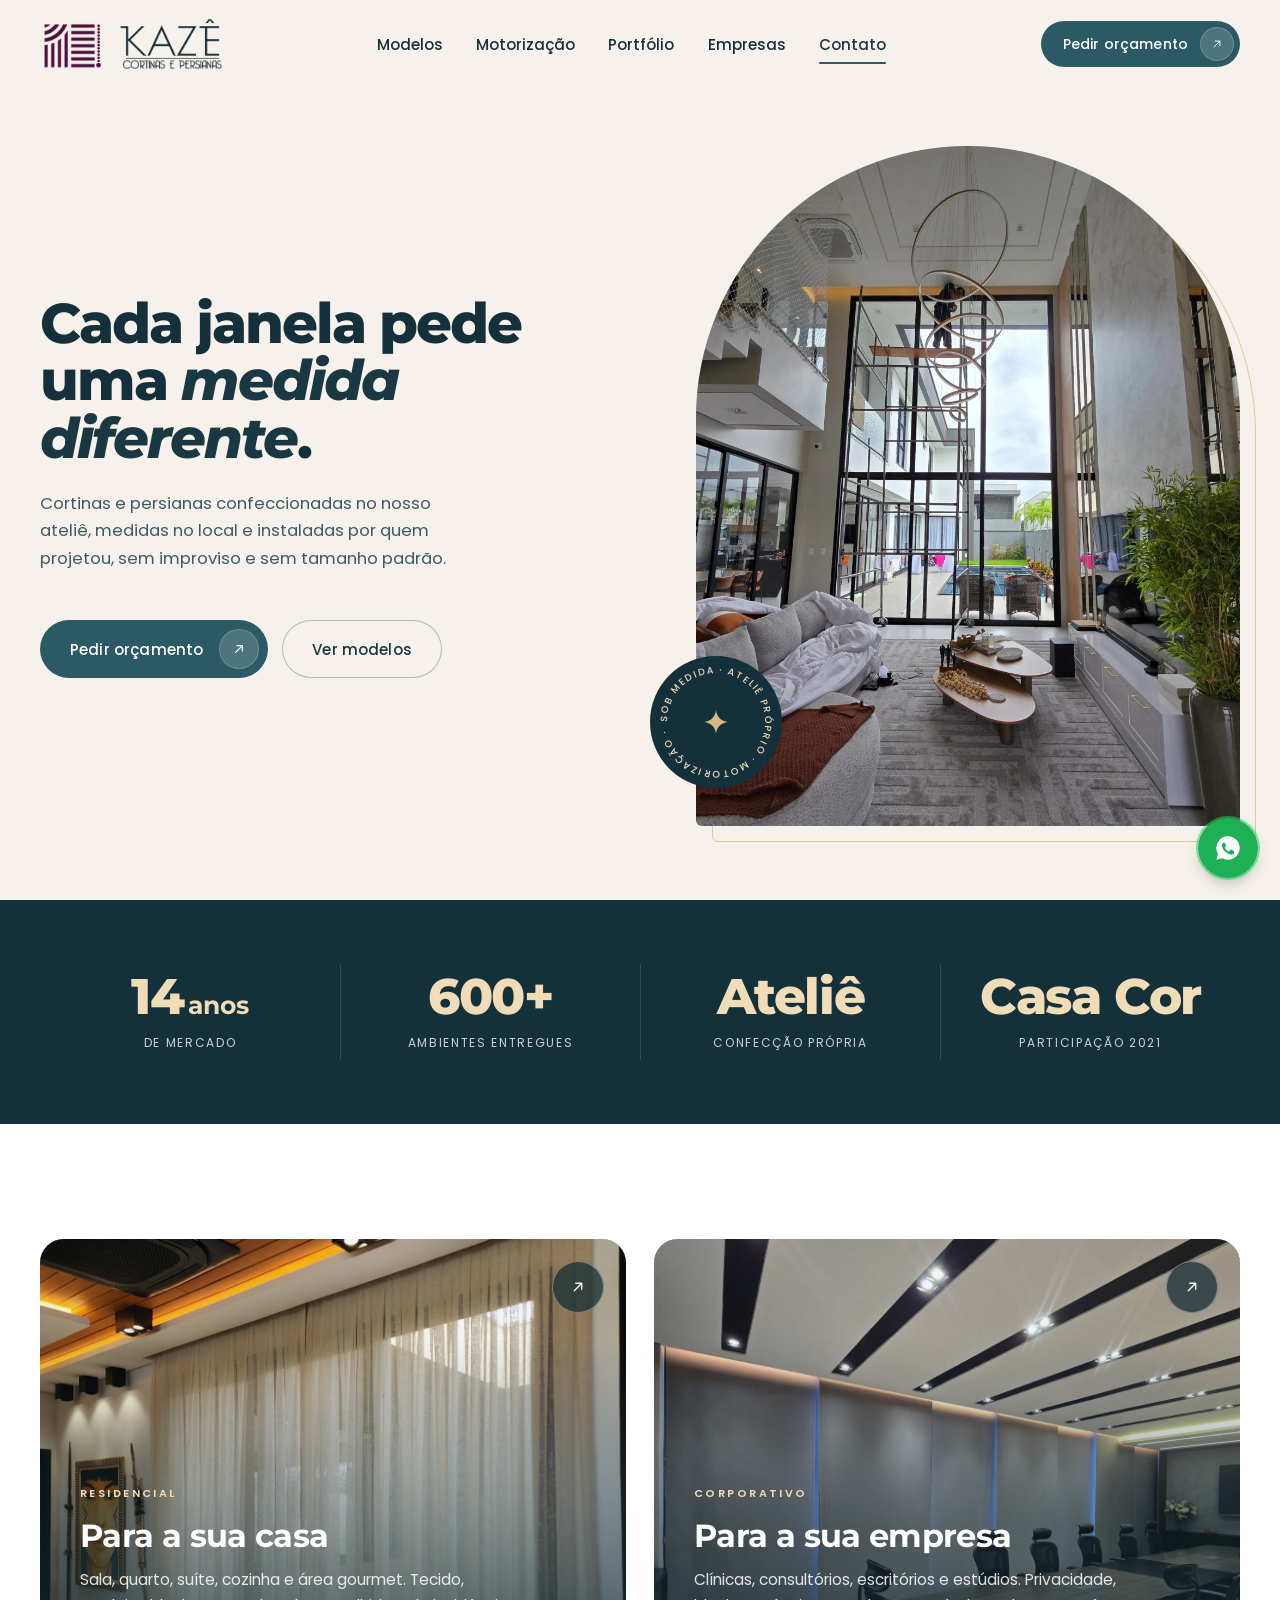
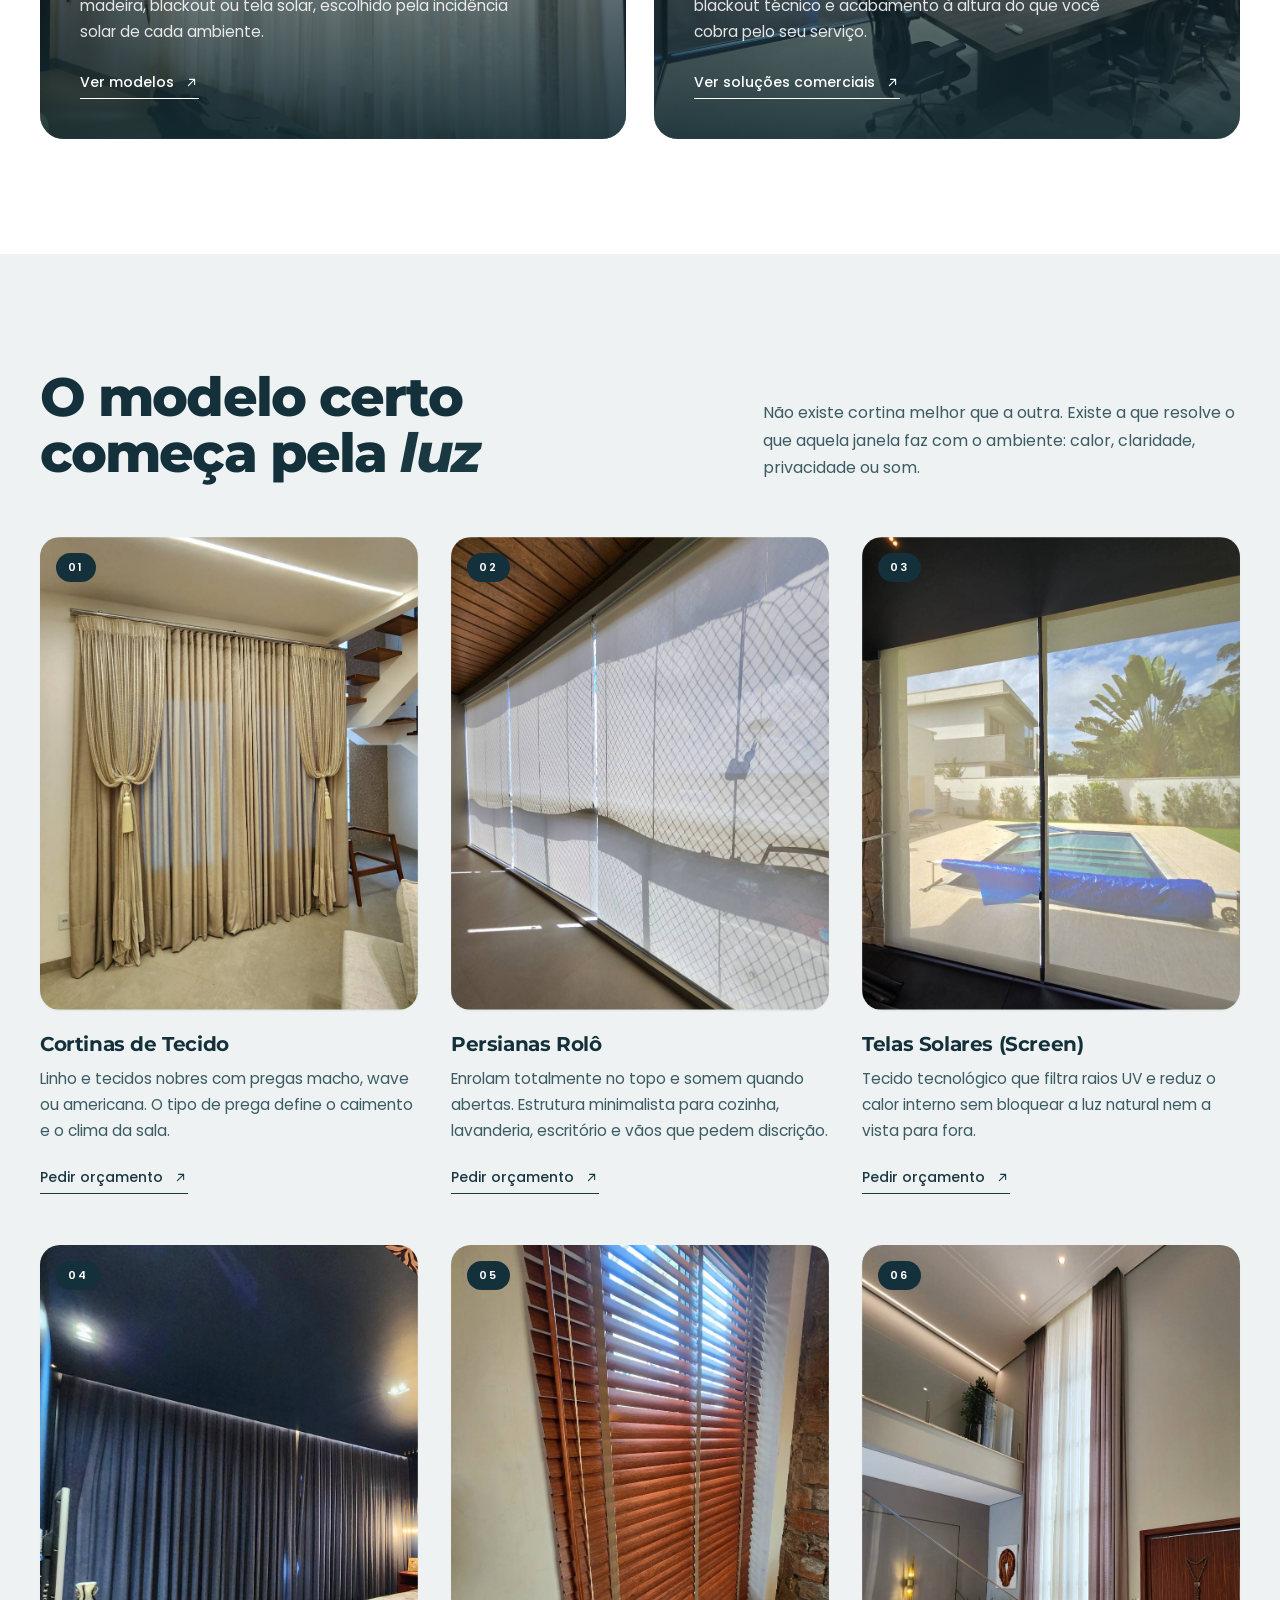
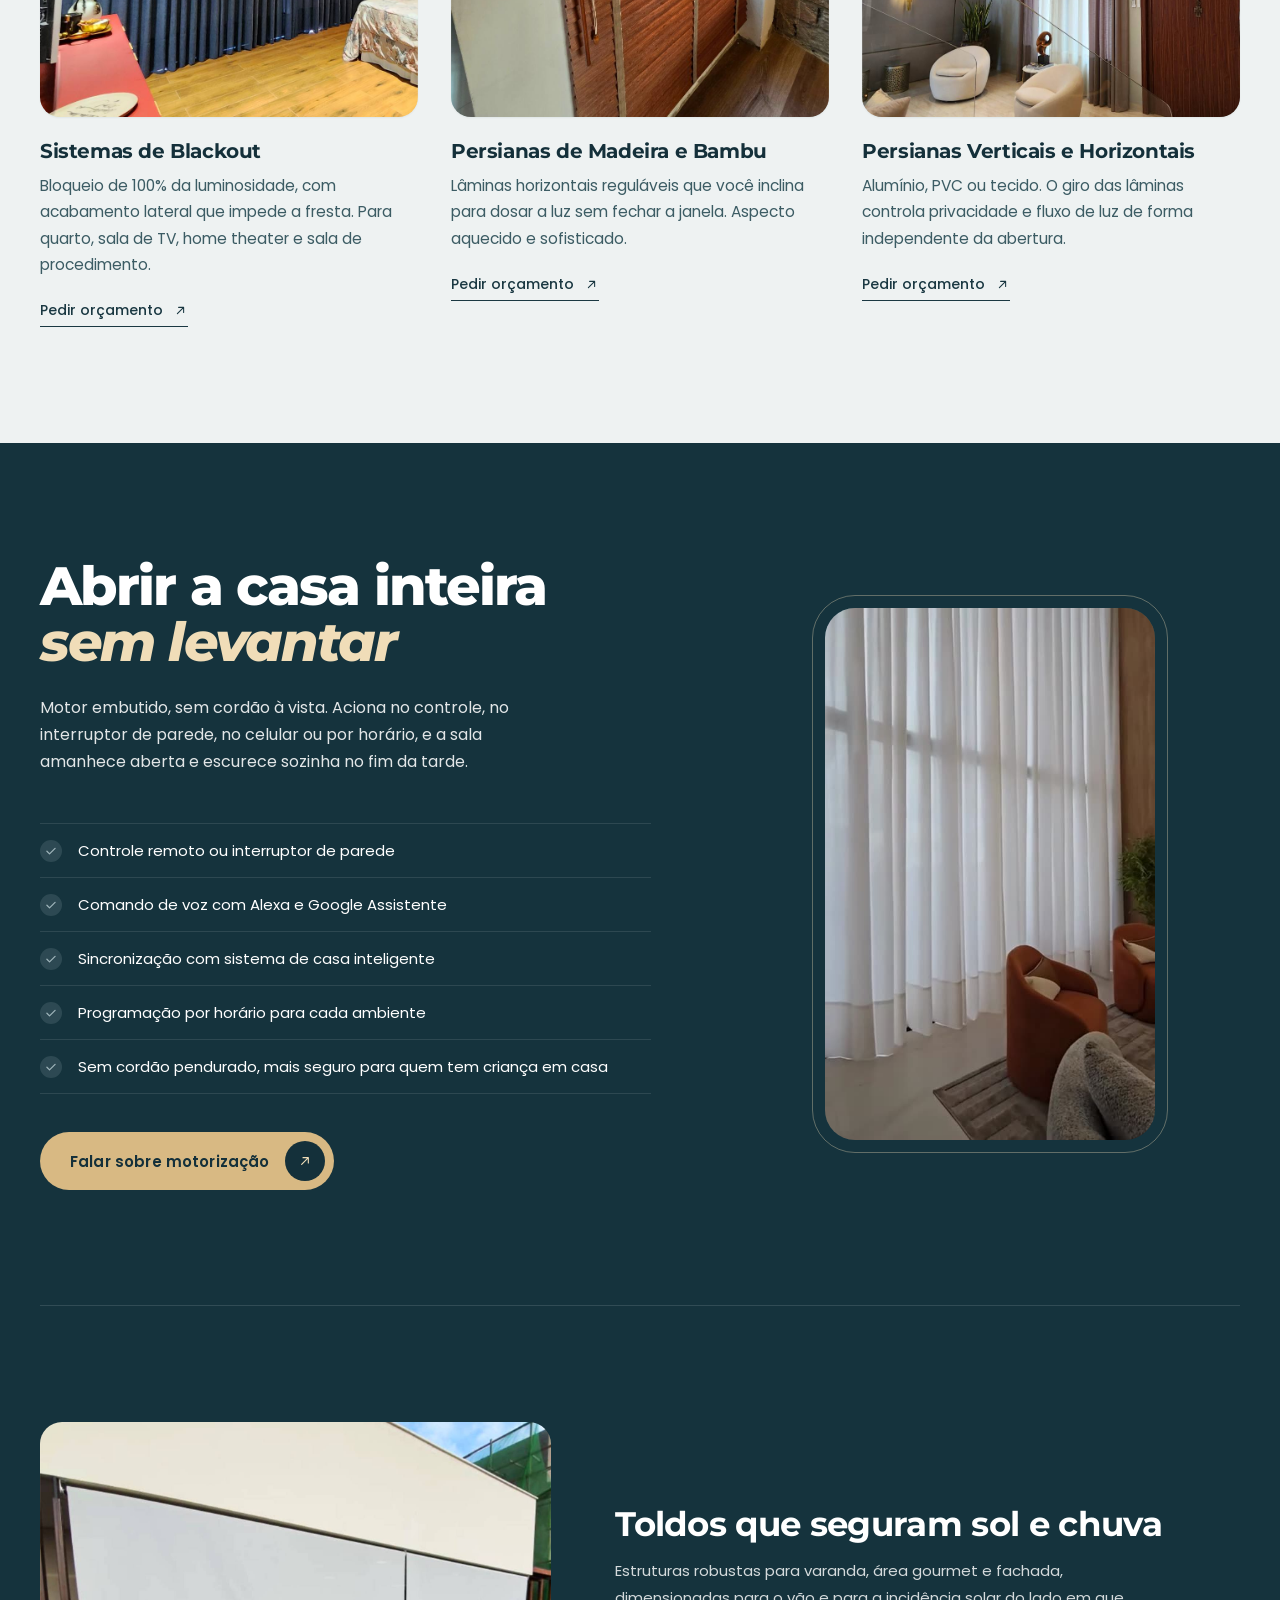
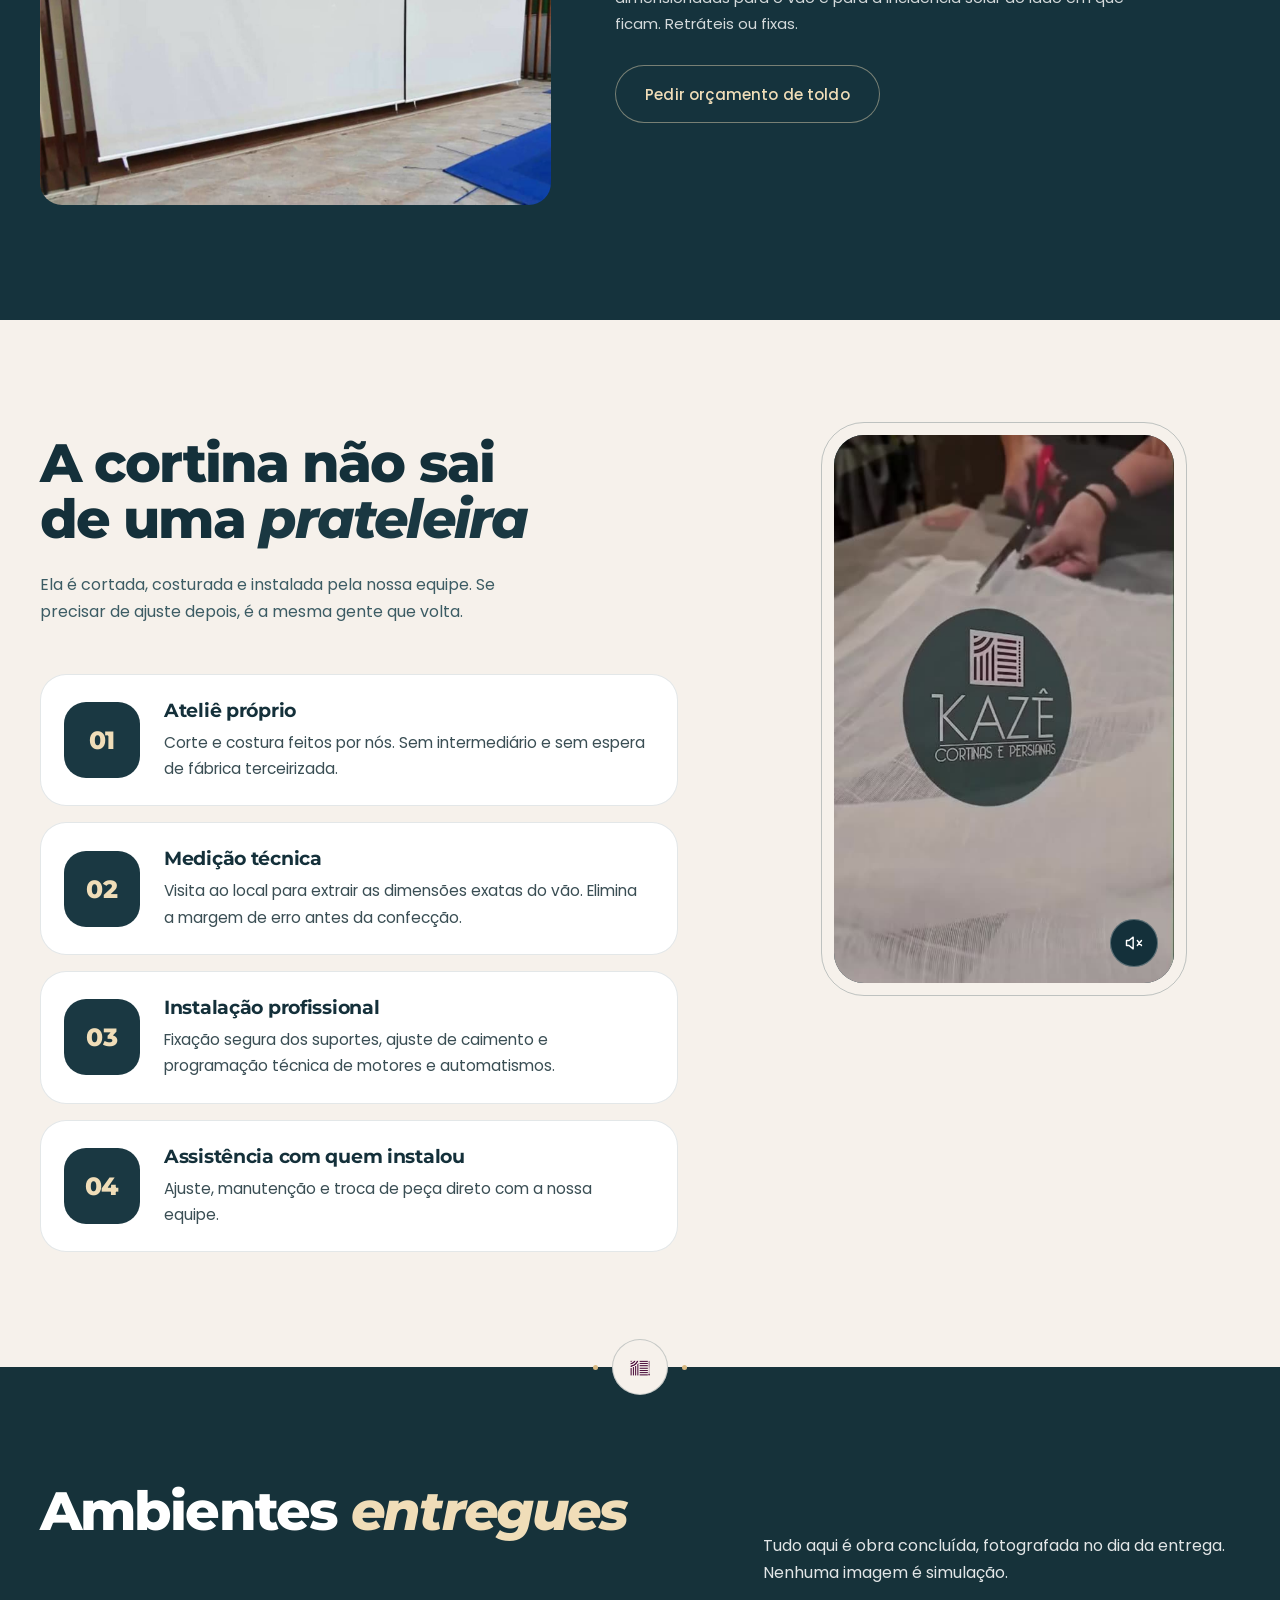
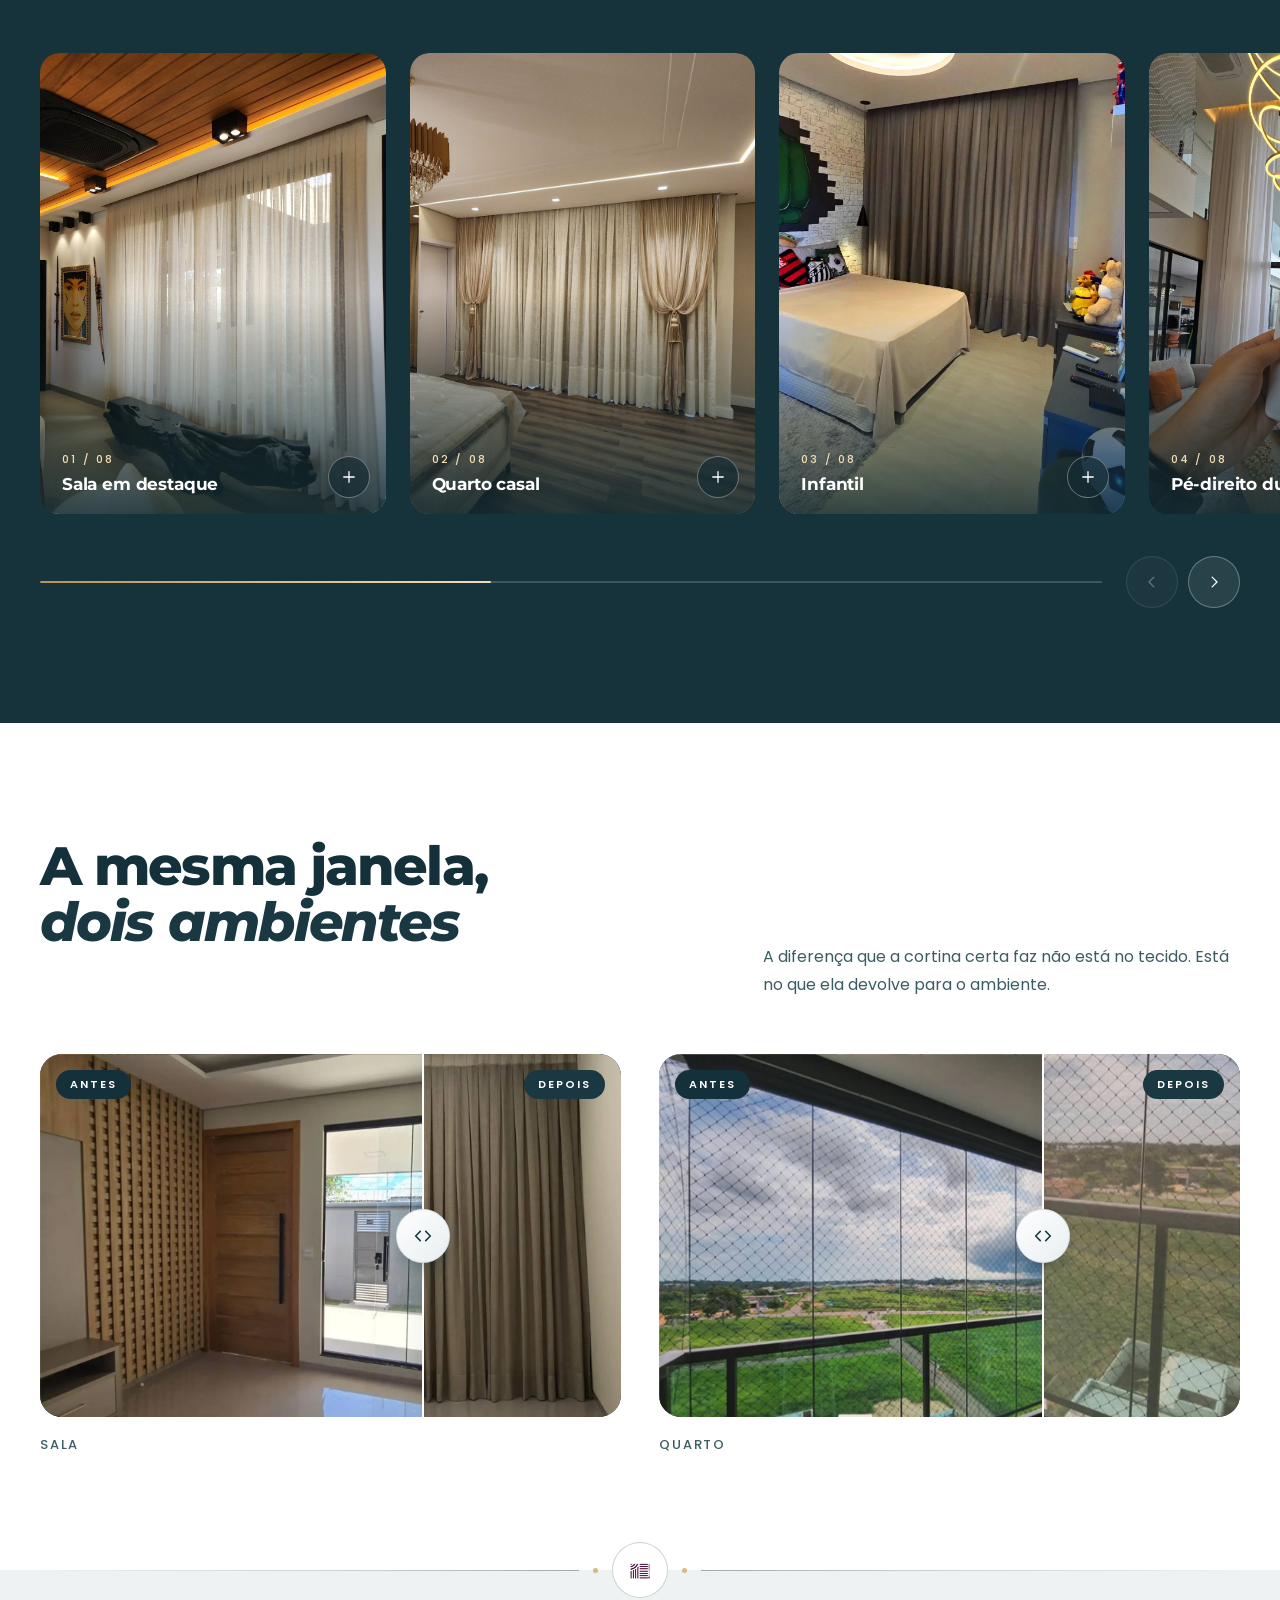
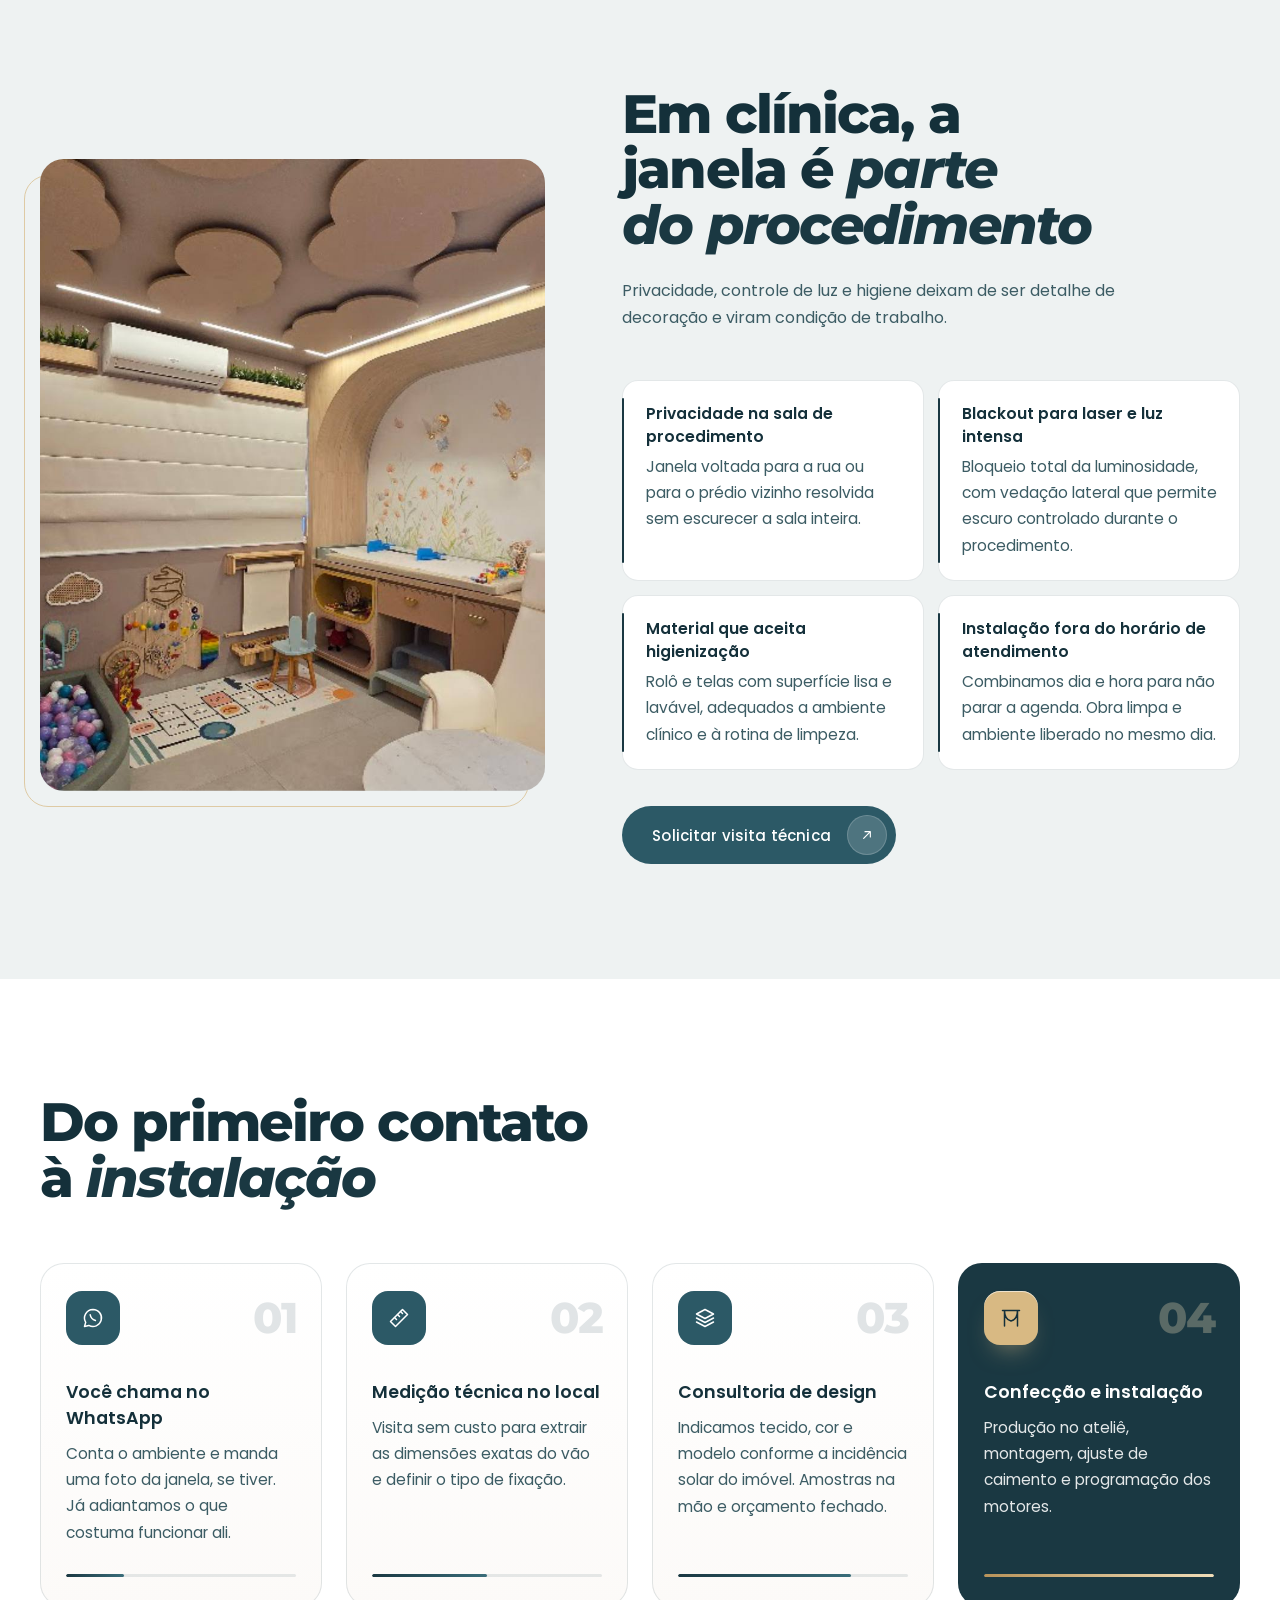
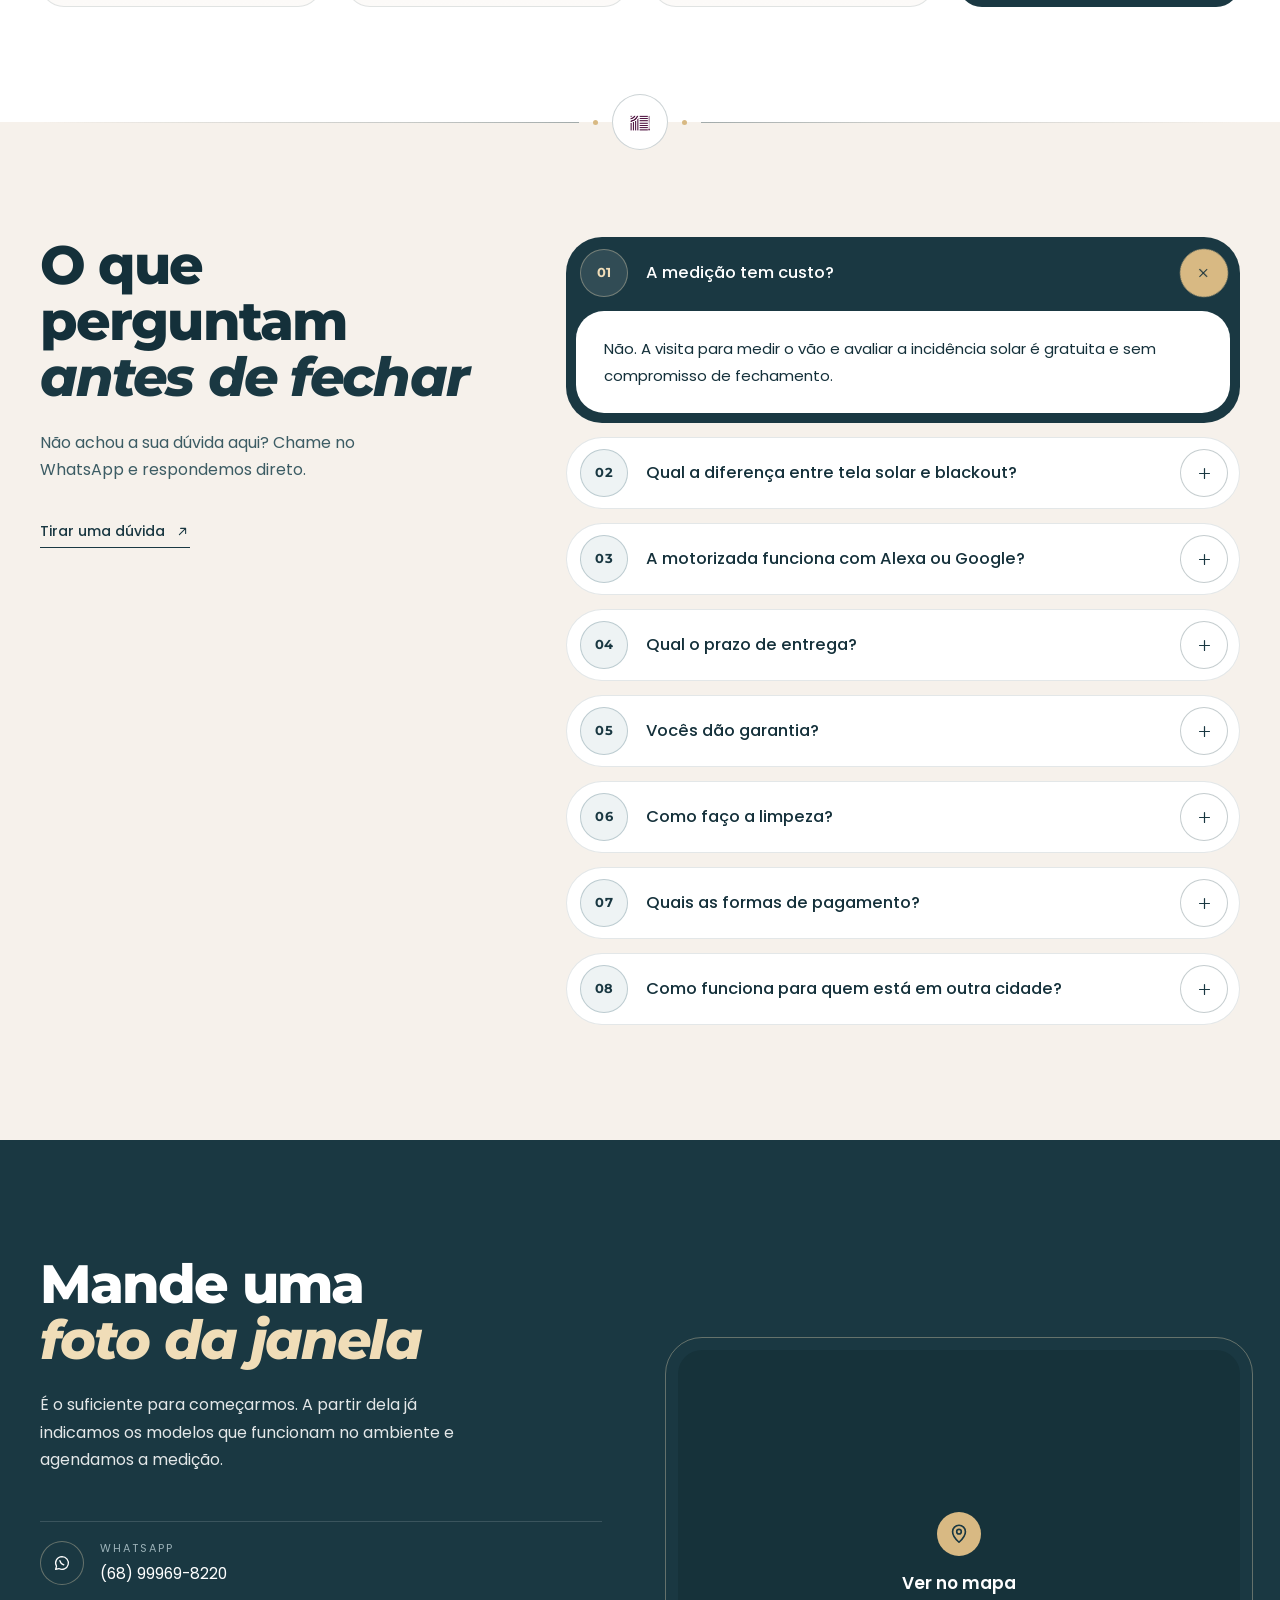
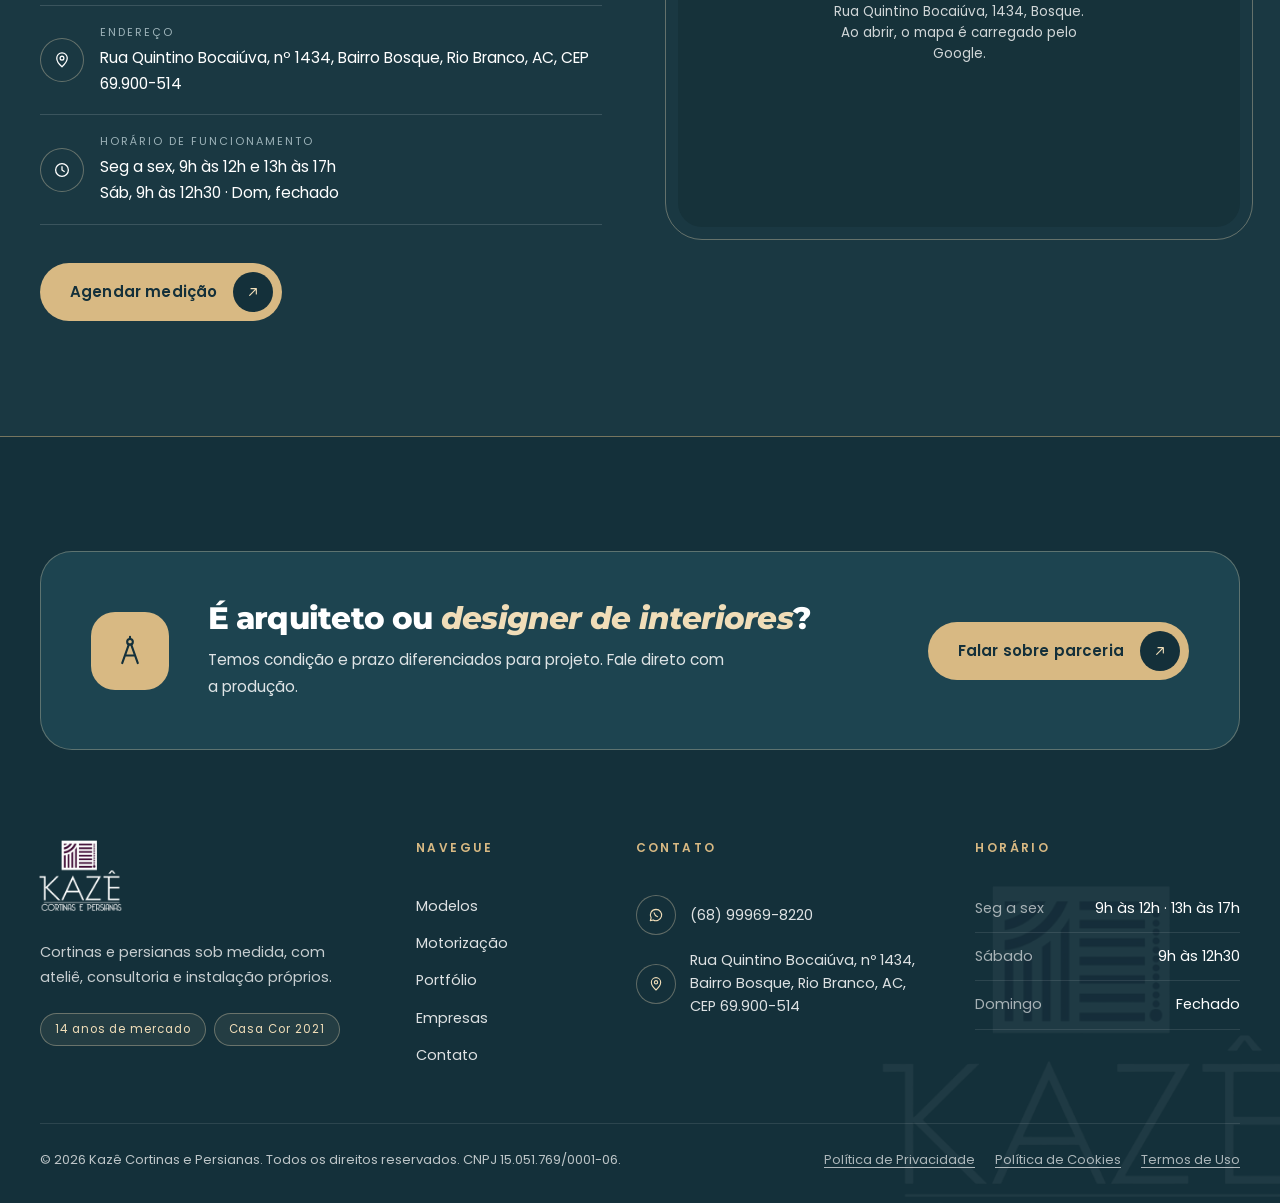
<file: index.html>
<!DOCTYPE html>
<html lang="pt-BR">
<head>
<meta charset="utf-8">
<meta name="viewport" content="width=device-width, initial-scale=1">
<title>Kazê Cortinas e Persianas | Sob medida, motorizadas e com instalação</title>
<meta name="description" content="Cortinas e persianas sob medida com projeto, instalação e motorização. Ambientes residenciais e comerciais com acabamento premium.">
<meta name="theme-color" content="#14303A">
<meta property="og:type" content="website">
<meta property="og:locale" content="pt_BR">
<meta property="og:title" content="Kazê Cortinas e Persianas">
<meta property="og:description" content="Cortinas e persianas sob medida com projeto, instalação e motorização.">
<meta property="og:url" content="https://kazecortinas.com.br/">
<meta property="og:site_name" content="Kazê Cortinas e Persianas">
<meta property="og:image" content="https://kazecortinas.com.br/uploads/a-hero.jpg">
<meta property="og:image:width" content="1120">
<meta property="og:image:height" content="1400">
<meta property="og:image:alt" content="Sala com pé-direito duplo e cortinas Kazê">
<meta name="twitter:card" content="summary_large_image">
<link rel="canonical" href="https://kazecortinas.com.br/">
<meta name="format-detection" content="telephone=no">
<link rel="icon" href="uploads/FAVICON.png">
<link rel="apple-touch-icon" href="uploads/apple-touch-icon.png">
<link rel="preconnect" href="https://fonts.googleapis.com">
<link rel="preconnect" href="https://fonts.gstatic.com" crossorigin>
<link href="https://fonts.googleapis.com/css2?family=Montserrat:ital,wght@0,700;0,800;1,700;1,800&family=Poppins:wght@400;500;600&display=swap" rel="stylesheet">
<link rel="preload" as="image" href="uploads/a-hero.jpg" fetchpriority="high">
<script>document.documentElement.classList.add('js')</script>
<!-- Google Tag Manager -->
<script>(function(w,d,s,l,i){w[l]=w[l]||[];w[l].push({'gtm.start':
new Date().getTime(),event:'gtm.js'});var f=d.getElementsByTagName(s)[0],
j=d.createElement(s),dl=l!='dataLayer'?'&l='+l:'';j.async=true;j.src=
'https://www.googletagmanager.com/gtm.js?id='+i+dl;f.parentNode.insertBefore(j,f);
})(window,document,'script','dataLayer','GTM-P58QJP9H');</script>
<!-- End Google Tag Manager -->
<link rel="stylesheet" href="/css/kaze-comum.css">
<script src="/js/kaze-comum.js" defer></script>
<script type="application/ld+json">
{
  "@context": "https://schema.org",
  "@type": "LocalBusiness",
  "name": "Kazê Cortinas e Persianas",
  "description": "Cortinas e persianas sob medida com projeto, instalação e motorização.",
  "image": "https://kazecortinas.com.br/uploads/a-hero.jpg",
  "url": "https://kazecortinas.com.br/",
  "logo": "https://kazecortinas.com.br/uploads/LOGO%20HEADER.png",
  "telephone": "+55 68 99969-8220",
  "address": {
    "@type": "PostalAddress",
    "streetAddress": "Rua Quintino Bocaiúva, 1434, Bosque",
    "addressLocality": "Rio Branco",
    "addressRegion": "AC",
    "postalCode": "69900-514",
    "addressCountry": "BR"
  },
  "openingHoursSpecification": [
    { "@type": "OpeningHoursSpecification", "dayOfWeek": ["Monday","Tuesday","Wednesday","Thursday","Friday"], "opens": "09:00", "closes": "12:00" },
    { "@type": "OpeningHoursSpecification", "dayOfWeek": ["Monday","Tuesday","Wednesday","Thursday","Friday"], "opens": "13:00", "closes": "17:00" },
    { "@type": "OpeningHoursSpecification", "dayOfWeek": "Saturday", "opens": "09:00", "closes": "12:30" }
  ]
}
</script>
<style>
/* ───────── Tokens ───────── */
:root{
  --plum:#1A3842; --plum-600:#24505B; --magenta:#2C5966; --magenta-hi:#3A6D7A; --mauve:#9DB3B9; --pink:#7FA6AF; --blush:#EEF3F4;
  --petrol:#14303A; --petrol-800:#1D4450; --petrol-600:#2E5B66;
  --line:#E4E7E6; --mist:#F4F5F4; --ivory:#FCFAF8;
  --gold:#D8B983; --gold-hi:#F0DDB8; --gold-lo:#B8935A;
  --ease:cubic-bezier(.22,1,.36,1);
  --shell:1200px; --gut:clamp(20px,4vw,40px);
  --pad:clamp(72px,11vw,140px);
  --f-display:'Montserrat',sans-serif; --f-ui:'Poppins',sans-serif; --f-body:'Inter',sans-serif;
}

/* ───────── Base ───────── */
*,*::before,*::after{box-sizing:border-box}
html{scroll-behavior:smooth;overflow-x:clip;scrollbar-width:auto;scrollbar-color:#2C5966 #F4F5F4;-webkit-text-size-adjust:100%}
body{margin:0;background:#fff;font-family:var(--f-body);color:var(--petrol);overflow-x:clip;-webkit-font-smoothing:antialiased;text-rendering:optimizeLegibility}
::-webkit-scrollbar{width:18px;height:18px}
::-webkit-scrollbar-track{background:#F4F5F4}
::-webkit-scrollbar-thumb{background:linear-gradient(180deg,#2C5966,#24505B);border-radius:20px;border:4px solid #F4F5F4;box-shadow:0 1px 0 rgba(255,255,255,.25) inset}
::-webkit-scrollbar-thumb:hover{background:linear-gradient(180deg,#24505B,#1A3842)}
::selection{background:var(--plum);color:#fff}
img,video{display:block;max-width:100%}
a{color:var(--plum);text-decoration:none}
button{font-family:inherit;cursor:pointer;color:inherit}
h1,h2,h3,h4,p{margin:0}
ul,ol{margin:0;padding:0;list-style:none}
:focus-visible{outline:2px solid var(--magenta);outline-offset:3px;border-radius:6px}
.on-dark :focus-visible{outline-color:var(--gold-hi)}
[id]{scroll-margin-top:110px}
.shell{width:min(var(--shell),100% - 2*var(--gut));margin-inline:auto}
.ico{width:18px;height:18px;fill:none;stroke:currentColor;stroke-width:1.7;stroke-linecap:round;stroke-linejoin:round;flex:none}
.sr{position:absolute;width:1px;height:1px;overflow:hidden;clip-path:inset(50%);white-space:nowrap}

/* ───────── Tipografia ───────── */
.eyebrow{display:block;font-family:var(--f-ui);font-size:12px;font-weight:600;letter-spacing:.24em;text-transform:uppercase;color:var(--plum);margin-bottom:22px}
.h2{font-family:var(--f-display);font-weight:800;font-size:clamp(2rem,4vw,3.1rem);line-height:1.07;letter-spacing:-.03em;color:var(--petrol);text-wrap:balance}
.h2 em,.h1 em{font-style:italic;color:var(--plum)}
.lead{font-size:clamp(15px,1.25vw,17px);line-height:1.75;color:var(--petrol-600);text-wrap:pretty}
.on-dark .eyebrow{color:var(--gold)}
.on-dark .h2{color:#fff}
.on-dark .h2 em{color:var(--gold-hi)}
.on-dark .lead{color:rgba(255,255,255,.82)}
.head{display:grid;grid-template-columns:1.1fr .9fr;gap:clamp(24px,6vw,96px);align-items:end;margin-bottom:clamp(40px,6vw,72px)}
.head--center{display:block;text-align:center;max-width:720px;margin-inline:auto}
.head--center .lead{margin-top:22px}

/* ───────── Botões ───────── */
.btn{position:relative;isolation:isolate;overflow:hidden;display:inline-flex;align-items:center;justify-content:center;gap:16px;min-height:58px;padding:9px 9px 9px 30px;border:0;border-radius:999px;font-family:var(--f-ui);font-size:15px;font-weight:500;letter-spacing:.01em;white-space:nowrap;transition:transform .6s var(--ease),box-shadow .6s var(--ease),background .6s var(--ease),color .5s var(--ease),border-color .5s var(--ease)}
.btn::after{content:"";position:absolute;inset:0;z-index:-1;background:linear-gradient(110deg,transparent 32%,rgba(255,255,255,.38) 50%,transparent 68%);transform:translateX(-130%);transition:transform 1s var(--ease);pointer-events:none}
.btn:hover{transform:translateY(-2px)}
.btn:hover::after{transform:translateX(130%)}
.btn:active{transform:translateY(0) scale(.985)}
.btn__chip{position:relative;flex:none;width:40px;height:40px;border-radius:50%;display:grid;place-items:center;overflow:hidden;transition:background .5s var(--ease),color .5s var(--ease)}
.btn__chip .ico{grid-area:1/1;width:16px;height:16px;transition:transform .65s var(--ease)}
.btn__chip .ico+.ico{transform:translate(-170%,170%)}
.btn:hover .btn__chip .ico:first-child{transform:translate(170%,-170%)}
.btn:hover .btn__chip .ico+.ico{transform:none}

.btn--primary{color:#fff;background:linear-gradient(135deg,#3A6D7A 0%,#2C5966 46%,#24505B 100%);box-shadow:0 16px 34px -14px rgba(44,89,102,.7),inset 0 1px 0 rgba(255,255,255,.3),inset 0 -1px 0 rgba(0,0,0,.22)}
.btn--primary:hover{color:#fff;box-shadow:0 24px 44px -14px rgba(44,89,102,.78),inset 0 1px 0 rgba(255,255,255,.36),inset 0 -1px 0 rgba(0,0,0,.22)}
.btn--primary .btn__chip{background:rgba(255,255,255,.16);box-shadow:inset 0 0 0 1px rgba(255,255,255,.18)}
.btn--primary:hover .btn__chip{background:#fff;color:var(--magenta)}

.btn--gold{color:var(--petrol);font-weight:600;background:linear-gradient(135deg,#F6E8CB 0%,#D8B983 48%,#B8935A 100%);box-shadow:0 16px 36px -14px rgba(216,185,131,.6),inset 0 1px 0 rgba(255,255,255,.6),inset 0 -1px 0 rgba(90,60,20,.25)}
.btn--gold:hover{color:var(--petrol);box-shadow:0 24px 46px -14px rgba(216,185,131,.75),inset 0 1px 0 rgba(255,255,255,.7),inset 0 -1px 0 rgba(90,60,20,.25)}
.btn--gold .btn__chip{background:var(--petrol);color:var(--gold-hi)}
.btn--gold:hover .btn__chip{background:var(--plum);color:#fff}

.btn--ghost{padding:9px 30px;color:var(--plum);background:transparent;box-shadow:inset 0 0 0 1px rgba(26,56,66,.3)}
.btn--ghost::before{content:"";position:absolute;inset:0;z-index:-1;background:var(--plum);transform:translateY(101%);transition:transform .6s var(--ease);border-radius:inherit}
.btn--ghost:hover{color:#fff;box-shadow:inset 0 0 0 1px var(--plum),0 16px 30px -16px rgba(26,56,66,.55)}
.btn--ghost:hover::before{transform:none}
.btn--ghost-gold{color:var(--gold-hi);box-shadow:inset 0 0 0 1px rgba(240,221,184,.45)}
.btn--ghost-gold::before{background:linear-gradient(135deg,#F6E8CB,#D8B983)}
.btn--ghost-gold:hover{color:var(--petrol);box-shadow:inset 0 0 0 1px var(--gold),0 16px 30px -16px rgba(216,185,131,.55)}

.btn--sm{min-height:46px;padding:6px 6px 6px 22px;font-size:14px;gap:12px}
.btn--sm .btn__chip{width:34px;height:34px}
.btn--sm .btn__chip .ico{width:14px;height:14px}

.link{display:inline-flex;align-items:center;gap:10px;font-family:var(--f-ui);font-size:14px;font-weight:500;color:var(--plum);padding:6px 0;background:linear-gradient(currentColor,currentColor) 0 100%/100% 1px no-repeat;transition:color .4s var(--ease),background-size .6s var(--ease),gap .5s var(--ease)}
.link .ico{width:15px;height:15px;transition:transform .5s var(--ease)}
.link:hover{color:var(--magenta);gap:14px}
.link:hover .ico{transform:translate(2px,-2px)}
.link--light{color:#fff}
.link--light:hover{color:var(--gold-hi)}

.round{width:52px;height:52px;border-radius:50%;border:0;display:grid;place-items:center;background:#fff;color:var(--plum);box-shadow:inset 0 0 0 1px rgba(26,56,66,.25),0 8px 20px -12px rgba(20,44,51,.35);transition:background .5s var(--ease),color .5s var(--ease),transform .5s var(--ease),box-shadow .5s var(--ease),opacity .3s}
.round:hover{background:var(--plum);color:#fff;transform:scale(1.06);box-shadow:inset 0 0 0 1px var(--plum),0 14px 26px -12px rgba(26,56,66,.6)}
.round:disabled{opacity:.35;pointer-events:none}

/* ───────── Movimento ───────── */
@keyframes rise{from{opacity:0;transform:translateY(28px)}to{opacity:1;transform:none}}
@keyframes open{from{clip-path:inset(0 50% 0 50%);transform:scale(1.14)}to{clip-path:inset(0 0 0 0);transform:scale(1)}}
@keyframes wordUp{from{transform:translateY(112%)}to{transform:none}}
@keyframes spin{to{transform:rotate(360deg)}}
@keyframes ring{0%{transform:scale(1);opacity:.55}70%,100%{transform:scale(1.75);opacity:0}}
.js .reveal{opacity:0}
.js .reveal.is-in{opacity:1;animation:rise 1s var(--ease) backwards;animation-delay:calc(var(--i,0)*90ms)}
.js .curtain img{clip-path:inset(0 50% 0 50%)}
.js .curtain.is-in img{clip-path:inset(0 0 0 0);animation:open 1.1s var(--ease) backwards;animation-delay:calc(var(--i,0)*70ms)}
.curtain{display:block;overflow:hidden}
.curtain img{width:100%;height:100%;object-fit:cover;transition:transform 1.4s var(--ease)}
.seam{position:absolute;left:50%;bottom:0;z-index:5;transform:translate(-50%,50%);pointer-events:none}
.divider{display:flex;align-items:center}
.divider::before,.divider::after{content:"";flex:1;height:1px}
.divider::before{background:linear-gradient(90deg,transparent,rgba(157,179,185,.95) 55%,var(--plum));transform-origin:100% 50%}
.divider::after{background:linear-gradient(270deg,transparent,rgba(157,179,185,.95) 55%,var(--plum));transform-origin:0 50%}
.divider__mark{display:flex;align-items:center;gap:12px;height:40px;padding:0 20px;border-radius:999px;background:#fff;box-shadow:inset 0 0 0 1px var(--plum),0 12px 22px -14px rgba(26,56,66,.55)}
.divider__mark i{width:6px;height:6px;background:var(--plum);transform:rotate(45deg)}
.divider__mark svg{width:20px;height:20px;fill:var(--gold-lo)}
.js .divider.reveal{opacity:1}
.js .divider.reveal.is-in{animation:none}
.js .divider.reveal::before,.js .divider.reveal::after{transform:scaleX(0)}
.js .divider.reveal .divider__mark{opacity:0;transform:scale(.6) rotate(-45deg)}
.js .divider.reveal.is-in::before,.js .divider.reveal.is-in::after{transform:none;transition:transform 1.6s var(--ease) .15s}
.js .divider.reveal.is-in .divider__mark{opacity:1;transform:none;transition:opacity .8s var(--ease),transform 1.2s var(--ease)}

.progress{position:fixed;top:0;left:0;right:0;height:2px;z-index:1300;background:linear-gradient(90deg,var(--magenta),var(--pink) 60%,var(--gold));transform:scaleX(var(--sp,0));transform-origin:0 50%;pointer-events:none}

/* ───────── Barra ───────── */
.bar{position:fixed;z-index:1000;top:14px;left:50%;transform:translateX(-50%);width:min(1240px,calc(100% - 28px));transition:transform 1.4s var(--ease),opacity 1.1s ease}
.bar.is-away{transform:translate(-50%,-170%);opacity:0;pointer-events:none}
.bar__in{display:grid;grid-template-columns:1fr auto 1fr;align-items:center;gap:16px;padding:7px 8px 7px 30px;border-radius:999px;background:rgba(20,44,51,.86);-webkit-backdrop-filter:blur(18px) saturate(150%);backdrop-filter:blur(18px) saturate(150%);box-shadow:0 22px 44px -22px rgba(20,44,51,.7),inset 0 0 0 1px rgba(255,255,255,.08),inset 0 1px 0 rgba(255,255,255,.08);transition:background .5s ease,box-shadow .5s ease}
.bar.is-scrolled .bar__in{background:rgba(20,44,51,.94);box-shadow:0 26px 50px -22px rgba(20,44,51,.85),inset 0 0 0 1px rgba(255,255,255,.1)}
.bar__nav{display:flex;gap:34px;align-items:center}
.bar__nav a{position:relative;font-family:var(--f-ui);font-size:14px;font-weight:500;color:rgba(255,255,255,.86);padding:8px 0;transition:color .4s var(--ease)}
.bar__nav a::after{content:"";position:absolute;left:0;right:0;bottom:2px;height:1px;background:var(--gold);transform:scaleX(0);transform-origin:100% 50%;transition:transform .6s var(--ease)}
.bar__nav a:hover{color:#fff}
.bar__nav a:hover::after{transform:scaleX(1);transform-origin:0 50%}
.bar__logo{justify-self:center;display:block;border-radius:12px}
.bar__logo img{height:64px;width:auto;margin:-9px 0;transition:transform .6s var(--ease)}
.bar__logo:hover img{transform:scale(1.04)}
.bar__cta{justify-self:end}
.bar__burger{display:none;width:46px;height:46px;border:0;border-radius:50%;background:rgba(255,255,255,.07);place-items:center;color:#fff;justify-self:start;transition:background .4s}
.bar__burger:hover{background:rgba(255,255,255,.14)}
.bar__burger span{grid-area:1/1;width:18px;height:1.5px;background:currentColor;border-radius:2px;transition:transform .5s var(--ease)}
.bar__burger span:first-child{transform:translateY(-4px)}
.bar__burger span:last-child{transform:translateY(4px)}
.bar__burger[aria-expanded="true"] span:first-child{transform:rotate(45deg)}
.bar__burger[aria-expanded="true"] span:last-child{transform:rotate(-45deg)}

.menu{position:fixed;inset:0;z-index:990;display:grid;place-items:center;background:linear-gradient(160deg,rgba(20,44,51,.98),rgba(26,56,66,.97));opacity:0;visibility:hidden;transition:opacity .5s ease,visibility 0s .5s}
.menu.is-open{opacity:1;visibility:visible;transition:opacity .5s ease}
.menu nav{display:flex;flex-direction:column;align-items:center;gap:6px}
.menu a{font-family:var(--f-display);font-weight:700;font-size:clamp(1.7rem,8vw,2.2rem);letter-spacing:-.02em;color:#fff;padding:12px 20px;opacity:0;transform:translateY(18px);transition:opacity .6s var(--ease),transform .6s var(--ease),color .3s}
.menu.is-open a{opacity:1;transform:none;transition-delay:calc(var(--i)*70ms + 120ms)}
.menu a:hover{color:var(--gold-hi)}

/* ───────── Hero ───────── */
.hero{position:relative;padding:clamp(120px,11vw,150px) 0 clamp(56px,7vw,88px);background:radial-gradient(900px 600px at 88% 8%,rgba(157,179,185,.26),transparent 62%),linear-gradient(180deg,var(--ivory) 0%,#fff 100%)}
.hero::before{content:"";position:absolute;inset:0 0 0 46%;background:repeating-linear-gradient(90deg,rgba(26,56,66,.05) 0 1px,transparent 1px 64px);-webkit-mask-image:radial-gradient(70% 80% at 70% 40%,#000,transparent 75%);mask-image:radial-gradient(70% 80% at 70% 40%,#000,transparent 75%);pointer-events:none}
.hero__grid{position:relative;display:grid;grid-template-columns:1.2fr .8fr;gap:clamp(32px,6vw,96px);align-items:center}
.h1{font-family:var(--f-display);font-weight:800;font-size:clamp(2.5rem,4.6vw,4rem);line-height:1.05;letter-spacing:-.035em;color:var(--petrol);margin-bottom:26px}
.h1 .w{display:inline-block;overflow:hidden;vertical-align:top;padding:.06em .08em .16em 0;margin:-.06em -.08em -.16em 0}
.h1 .wi{display:inline-block;animation:wordUp 1.1s var(--ease) backwards;animation-delay:calc(var(--i)*70ms + 120ms)}
.hero__lead{font-size:clamp(16px,1.45vw,18.5px);line-height:1.75;color:var(--petrol);max-width:500px;margin-bottom:38px}
.hero__cta{display:flex;flex-wrap:wrap;gap:14px}
.hero__media{position:relative;justify-self:end;width:min(100%,440px)}
.hero__media::before{content:"";position:absolute;inset:0;border-radius:999px 999px 22px 22px;border:1px solid var(--gold);opacity:.75;transform:translate(16px,16px);pointer-events:none}
.hero__frame{position:relative;aspect-ratio:4/5;border-radius:999px 999px 22px 22px;overflow:hidden;box-shadow:0 50px 90px -40px rgba(26,56,66,.5),0 18px 40px -24px rgba(20,44,51,.4)}
.hero__frame .plx{position:absolute;inset:-6% 0;will-change:transform}
.hero__frame img{width:100%;height:100%;object-fit:cover}
.seal{position:absolute;left:-46px;bottom:38px;width:132px;height:132px;border-radius:50%;background:var(--petrol);color:var(--gold-hi);box-shadow:0 22px 40px -18px rgba(20,44,51,.7),inset 0 0 0 1px rgba(240,221,184,.25);display:grid;place-items:center}
.seal svg{grid-area:1/1}
.seal__ring{width:100%;height:100%;animation:spin 36s linear infinite}
.seal__ring text{font-family:var(--f-ui);font-size:9.6px;font-weight:500;letter-spacing:.2em;fill:currentColor;text-transform:uppercase}
.seal__star{width:26px;height:26px;fill:var(--gold)}

/* ───────── Números ───────── */
.stats{background:#fff;padding:clamp(40px,6vw,64px) 0}
.stats__grid{display:grid;grid-template-columns:repeat(4,1fr)}
.stat{padding:8px clamp(12px,3vw,40px);text-align:center;border-left:1px solid var(--line)}
.stat:first-child{border-left:0}
.stat__n{font-family:var(--f-display);font-weight:800;font-size:clamp(2rem,4vw,3.1rem);letter-spacing:-.03em;line-height:1;color:var(--plum)}
.stat__n small{font-size:.5em;font-weight:700;letter-spacing:0;margin-left:.2em}
.stat__l{margin-top:12px;font-family:var(--f-ui);font-size:12px;letter-spacing:.14em;text-transform:uppercase;color:var(--petrol-600)}

/* ───────── Portas de entrada ───────── */
.doors{padding:clamp(24px,4vw,48px) 0 var(--pad)}
.doors__grid{display:grid;grid-template-columns:1fr 1fr;gap:clamp(16px,2.4vw,28px)}
.door{position:relative;display:block;min-height:clamp(380px,40vw,500px);border-radius:24px;overflow:hidden;color:#fff;background:var(--petrol);isolation:isolate}
.door__media{position:absolute;inset:0;z-index:-2}
.door::after{content:"";position:absolute;inset:0;z-index:-1;background:linear-gradient(180deg,rgba(20,44,51,.05) 20%,rgba(20,44,51,.9) 100%);transition:background .8s var(--ease)}
.door:hover::after{background:linear-gradient(180deg,rgba(26,56,66,.18) 0%,rgba(15,35,41,.92) 100%)}
.door:hover .curtain img{transform:scale(1.06)}
.door__body{position:absolute;inset:auto 0 0 0;padding:clamp(24px,3.4vw,40px)}
.door__tag{display:inline-block;font-family:var(--f-ui);font-size:11px;font-weight:600;letter-spacing:.22em;text-transform:uppercase;color:var(--gold-hi);margin-bottom:14px}
.door h3{font-family:var(--f-display);font-weight:700;font-size:clamp(1.5rem,2.6vw,2rem);letter-spacing:-.02em;margin-bottom:12px}
.door p{font-size:15px;line-height:1.7;color:rgba(255,255,255,.86);max-width:440px;margin-bottom:20px}
.door__go{position:absolute;top:22px;right:22px;width:52px;height:52px;border-radius:50%;display:grid;place-items:center;background:rgba(255,255,255,.14);-webkit-backdrop-filter:blur(8px);backdrop-filter:blur(8px);box-shadow:inset 0 0 0 1px rgba(255,255,255,.3);transition:background .6s var(--ease),color .6s var(--ease),transform .6s var(--ease)}
.door:hover .door__go{background:var(--gold-hi);color:var(--petrol);transform:rotate(45deg)}
.door:hover .link{color:var(--gold-hi);gap:14px}

/* ───────── Modelos ───────── */
.models{padding:0 0 var(--pad)}
.models__grid{display:grid;grid-template-columns:repeat(3,1fr);gap:clamp(36px,4vw,56px) clamp(20px,2.6vw,36px)}
.model__media{position:relative;aspect-ratio:4/5;border-radius:20px;margin-bottom:22px;background:var(--mist);box-shadow:0 1px 2px rgba(20,44,51,.06);transition:box-shadow .8s var(--ease),transform .8s var(--ease)}
.model:hover .model__media{box-shadow:0 34px 60px -30px rgba(26,56,66,.45);transform:translateY(-6px)}
.model:hover .curtain img{transform:scale(1.06)}
.model__media::after{content:"";position:absolute;inset:0;background:linear-gradient(180deg,transparent 55%,rgba(15,35,41,.55));opacity:0;transition:opacity .8s var(--ease)}
.model:hover .model__media::after{opacity:1}
.model__n{position:absolute;z-index:1;top:16px;left:16px;padding:6px 12px;border-radius:999px;font-family:var(--f-ui);font-size:11px;font-weight:600;letter-spacing:.16em;color:#fff;background:rgba(20,44,51,.42);-webkit-backdrop-filter:blur(8px);backdrop-filter:blur(8px);box-shadow:inset 0 0 0 1px rgba(255,255,255,.22)}
.model__go{position:absolute;z-index:1;right:16px;bottom:16px;width:48px;height:48px;border-radius:50%;display:grid;place-items:center;background:#fff;color:var(--plum);opacity:0;transform:translateY(10px) scale(.9);transition:opacity .6s var(--ease),transform .6s var(--ease)}
.model:hover .model__go{opacity:1;transform:none}
.model h3{font-family:var(--f-display);font-weight:700;font-size:1.25rem;letter-spacing:-.02em;margin-bottom:10px;transition:color .4s}
.model:hover h3{color:var(--plum)}
.model p{font-size:14.5px;line-height:1.7;color:var(--petrol-600);margin-bottom:16px}

/* ───────── Motorização ───────── */
.spot{position:relative;isolation:isolate}
.motor{padding:var(--pad) 0;background:radial-gradient(900px 500px at 0% 100%,rgba(26,56,66,.5),transparent 60%),linear-gradient(180deg,#1D4450,#15333D)}
.motor__grid{display:grid;grid-template-columns:1.1fr .9fr;gap:clamp(40px,7vw,110px);align-items:center}
.motor .lead{max-width:480px;margin:22px 0 30px}
.checks{display:grid;gap:0;margin-bottom:38px;border-top:1px solid rgba(255,255,255,.1)}
.checks li{display:flex;align-items:center;gap:16px;padding:15px 0;border-bottom:1px solid rgba(255,255,255,.1);color:#fff;font-size:15px;transition:padding .6s var(--ease),color .4s}
.checks li:hover{padding-left:8px;color:var(--gold-hi)}
.checks .ico{width:22px;height:22px;padding:4px;border-radius:50%;background:rgba(157,179,185,.18);color:var(--mauve);stroke-width:2.2}
.device{position:relative;justify-self:center;width:min(100%,330px);aspect-ratio:1080/1740;border-radius:30px;background:linear-gradient(160deg,#27505B,#14303A);box-shadow:0 60px 90px -40px rgba(0,0,0,.75),0 0 0 1px rgba(255,255,255,.08);outline:1px solid rgba(240,221,184,.38);outline-offset:12px}
.device video{width:100%;height:100%;object-fit:cover;border-radius:inherit}
.awning{display:grid;grid-template-columns:.9fr 1.1fr;gap:clamp(28px,5vw,72px);align-items:center;margin-top:clamp(64px,9vw,112px);padding-top:clamp(48px,7vw,80px);border-top:1px solid rgba(255,255,255,.12)}
.awning__media{aspect-ratio:4/3;border-radius:22px}
.awning:hover .curtain img{transform:scale(1.05)}
.awning h3{font-family:var(--f-display);font-weight:700;font-size:clamp(1.5rem,2.8vw,2.1rem);letter-spacing:-.02em;color:#fff;margin-bottom:14px}
.awning p{font-size:15px;line-height:1.75;color:rgba(255,255,255,.82);max-width:520px;margin-bottom:28px}

/* ───────── Diferenciais ───────── */
.why{position:relative;padding:var(--pad) 0;background:var(--ivory)}
.why__grid{display:grid;grid-template-columns:1.15fr .85fr;gap:clamp(40px,7vw,110px);align-items:start}
.why .lead{max-width:500px;margin:22px 0 36px}
.why__list{display:grid;gap:16px}
.why__row{position:relative;display:grid;grid-template-columns:76px 1fr;gap:24px;align-items:center;padding:24px 30px 24px 24px;border-radius:26px;background:linear-gradient(180deg,#fff 0%,#FDFAFB 100%);box-shadow:inset 0 0 0 1px var(--line),0 26px 46px -36px rgba(26,56,66,.55);overflow:hidden;transition:transform .8s var(--ease),box-shadow .8s var(--ease)}
.why__row::before{content:"";position:absolute;left:0;top:0;bottom:0;width:4px;background:linear-gradient(180deg,var(--gold),var(--magenta) 55%,var(--plum));transform:scaleY(0);transform-origin:50% 0;transition:transform 1s var(--ease)}
.why__row::after{content:"";position:absolute;inset:0;background:var(--plum);opacity:calc(var(--t,0)*.1);pointer-events:none}
.why__n{width:76px;height:76px;border-radius:22px;display:grid;place-items:center;font-family:var(--f-display);font-weight:800;font-size:1.55rem;letter-spacing:-.02em;color:var(--gold-hi);background:linear-gradient(135deg,#2C5966 0%,#1A3842 52%,#112A31 100%);box-shadow:0 18px 28px -14px rgba(26,56,66,.85),inset 0 1px 0 rgba(255,255,255,.24),inset 0 0 0 1px rgba(240,221,184,.28);transition:transform .8s var(--ease),box-shadow .8s var(--ease)}
.why__row h3{font-family:var(--f-display);font-size:1.2rem;font-weight:700;letter-spacing:-.015em;line-height:1.25;color:var(--petrol);margin-bottom:8px}
.why__row p{font-size:15.5px;line-height:1.7;color:rgba(20,44,51,.84)}
@media (hover:hover){
  .why__row:hover{transform:translateY(-5px);box-shadow:inset 0 0 0 1px var(--mauve),0 40px 58px -36px rgba(26,56,66,.7)}
  .why__row:hover::before{transform:scaleY(1)}
  .why__row:hover .why__n{transform:scale(1.06) rotate(-4deg);box-shadow:0 22px 32px -14px rgba(26,56,66,.9),inset 0 1px 0 rgba(255,255,255,.3),inset 0 0 0 1px rgba(240,221,184,.5)}
}
.why__media{position:sticky;top:120px;justify-self:center;width:min(100%,340px)}
.why__media .device{width:100%;outline-color:rgba(26,56,66,.28);box-shadow:0 60px 90px -44px rgba(26,56,66,.55),0 0 0 1px rgba(20,44,51,.06)}
.sound{position:absolute;right:16px;bottom:16px;width:48px;height:48px;border-radius:50%;border:0;display:grid;place-items:center;color:#fff;background:rgba(20,44,51,.6);-webkit-backdrop-filter:blur(8px);backdrop-filter:blur(8px);box-shadow:inset 0 0 0 1px rgba(255,255,255,.3);transition:background .5s var(--ease),transform .5s var(--ease)}
.sound:hover{background:var(--plum);transform:scale(1.08)}
.sound .ico{width:20px;height:20px}
.sound[aria-pressed="true"] .i-off,.sound[aria-pressed="false"] .i-on{display:none}

/* ───────── Portfólio ───────── */
.work{padding:var(--pad) 0;background:var(--mist);overflow:hidden}
.shots{display:flex;gap:clamp(14px,2vw,24px);overflow-x:auto;scroll-snap-type:x mandatory;scrollbar-width:none;padding:10px max(var(--gut),calc((100% - var(--shell))/2)) 30px;scroll-padding-inline:max(var(--gut),calc((100% - var(--shell))/2));cursor:grab}
.shots::-webkit-scrollbar{display:none}
.shots.is-drag{cursor:grabbing;scroll-snap-type:none;scroll-behavior:auto}
.shots.is-drag .shot__btn{pointer-events:none}
.shot{flex:0 0 clamp(250px,27vw,350px);scroll-snap-align:start}
.shot__btn{position:relative;display:block;width:100%;aspect-ratio:3/4;padding:0;border:0;border-radius:20px;overflow:hidden;background:var(--petrol);color:#fff;text-align:left;cursor:inherit;box-shadow:0 20px 40px -30px rgba(20,44,51,.6);transition:transform .8s var(--ease),box-shadow .8s var(--ease)}
.shot__btn:hover{transform:translateY(-6px);box-shadow:0 40px 60px -34px rgba(26,56,66,.6)}
.shot__btn img{width:100%;height:100%;object-fit:cover;transition:transform 1.4s var(--ease);-webkit-user-drag:none;user-select:none}
.shot__btn:hover img{transform:scale(1.06)}
.shot__btn::after{content:"";position:absolute;inset:0;background:linear-gradient(180deg,transparent 52%,rgba(20,44,51,.86));pointer-events:none}
.shot__cap{position:absolute;z-index:1;left:22px;right:70px;bottom:20px;font-family:var(--f-display);font-weight:700;font-size:1.05rem;letter-spacing:-.01em}
.shot__cap i{display:block;font-family:var(--f-ui);font-style:normal;font-size:11px;font-weight:500;letter-spacing:.2em;color:var(--gold-hi);margin-bottom:6px}
.shot__plus{position:absolute;z-index:1;right:16px;bottom:16px;width:42px;height:42px;border-radius:50%;display:grid;place-items:center;background:rgba(255,255,255,.16);-webkit-backdrop-filter:blur(8px);backdrop-filter:blur(8px);box-shadow:inset 0 0 0 1px rgba(255,255,255,.3);transition:background .6s var(--ease),color .6s var(--ease),transform .6s var(--ease)}
.shot__btn:hover .shot__plus{background:#fff;color:var(--plum);transform:rotate(90deg)}
.work__ctrl{display:flex;align-items:center;gap:24px;margin-top:10px}
.work__track{flex:1;height:2px;background:rgba(20,44,51,.12);border-radius:2px;overflow:hidden}
.work__thumb{height:100%;width:30%;background:linear-gradient(90deg,var(--plum),var(--magenta));border-radius:2px;transform-origin:0 50%;will-change:transform}
.work__btns{display:flex;gap:10px}

.lb{padding:0;border:0;background:transparent;max-width:none;max-height:none;width:100vw;height:100dvh;color:#fff;overflow:hidden}
.lb::backdrop{background:rgba(20,10,18,.92);-webkit-backdrop-filter:blur(10px);backdrop-filter:blur(10px)}
.lb[open]{display:grid;place-items:center;animation:rise .5s var(--ease)}
.lb figure{margin:0;display:grid;justify-items:center;gap:16px}
.lb img{max-width:min(92vw,900px);max-height:78dvh;border-radius:16px;box-shadow:0 50px 100px -30px #000}
.lb figcaption{font-family:var(--f-display);font-weight:700;font-size:1.05rem}
.lb .round{position:absolute;background:rgba(255,255,255,.1);color:#fff;box-shadow:inset 0 0 0 1px rgba(255,255,255,.3)}
.lb .round:hover{background:#fff;color:var(--plum)}
.lb__x{top:20px;right:20px}
.lb__p{left:20px;top:50%;margin-top:-26px}
.lb__n{right:20px;top:50%;margin-top:-26px}

/* ───────── Antes e depois ───────── */
.ba-sec{padding:var(--pad) 0}
.ba__grid{display:grid;grid-template-columns:1fr 1fr;gap:clamp(20px,3vw,40px)}
.ba{position:relative;aspect-ratio:16/10;border-radius:22px;overflow:hidden;background:var(--petrol);--pos:50%;touch-action:pan-y;cursor:ew-resize;user-select:none;-webkit-user-select:none;box-shadow:0 40px 70px -44px rgba(20,44,51,.6)}
.ba img{position:absolute;inset:0;width:100%;height:100%;object-fit:cover;pointer-events:none}
.ba__before{clip-path:inset(0 calc(100% - var(--pos)) 0 0)}
.ba.is-tease .ba__before,.ba.is-tease .ba__line,.ba.is-tease .ba__knob{transition:all 1.1s var(--ease)}
.ba__tag{position:absolute;top:16px;padding:6px 14px;border-radius:999px;font-family:var(--f-ui);font-size:11px;font-weight:600;letter-spacing:.18em;text-transform:uppercase;color:#fff;background:rgba(20,44,51,.5);-webkit-backdrop-filter:blur(8px);backdrop-filter:blur(8px);box-shadow:inset 0 0 0 1px rgba(255,255,255,.22);pointer-events:none}
.ba__tag--a{left:16px}
.ba__tag--d{right:16px;background:rgba(26,56,66,.62)}
.ba__line{position:absolute;top:0;bottom:0;left:var(--pos);width:2px;margin-left:-1px;background:#fff;box-shadow:0 0 18px rgba(0,0,0,.35);pointer-events:none}
.ba__knob{position:absolute;top:50%;left:var(--pos);width:54px;height:54px;margin:-27px 0 0 -27px;border:0;border-radius:50%;display:grid;place-items:center;background:linear-gradient(135deg,#fff,#E7EEF0);color:var(--plum);box-shadow:0 10px 26px -8px rgba(20,44,51,.6),inset 0 0 0 1px rgba(26,56,66,.12);cursor:ew-resize;transition:transform .4s var(--ease)}
.ba:hover .ba__knob{transform:scale(1.08)}
.ba__knob .ico{width:22px;height:22px}
.ba__cap{margin-top:18px;font-family:var(--f-ui);font-size:13px;letter-spacing:.14em;text-transform:uppercase;color:var(--petrol-600)}

/* ───────── Clínicas e empresas ───────── */
.biz{padding:var(--pad) 0;background:linear-gradient(180deg,var(--mist),#fff)}
.biz__grid{display:grid;grid-template-columns:.9fr 1.1fr;gap:clamp(36px,6vw,96px);align-items:center}
.biz__media{position:relative}
.biz__media .curtain{aspect-ratio:4/5;border-radius:24px;box-shadow:0 50px 80px -44px rgba(20,44,51,.55)}
.biz__media::before{content:"";position:absolute;inset:0;border:1px solid var(--gold);border-radius:24px;transform:translate(-16px,16px);opacity:.7;pointer-events:none}
.biz .lead{max-width:500px;margin:22px 0 30px}
.biz__list{display:grid;grid-template-columns:1fr 1fr;gap:14px;margin-bottom:36px}
.biz__item{position:relative;padding:22px 22px 22px 24px;border-radius:16px;background:#fff;box-shadow:inset 0 0 0 1px var(--line);overflow:hidden;transition:box-shadow .7s var(--ease),transform .7s var(--ease)}
.biz__item::before{content:"";position:absolute;left:0;top:18px;bottom:18px;width:2px;background:var(--plum);border-radius:2px;transition:top .7s var(--ease),bottom .7s var(--ease),background .7s}
.biz__item:hover{transform:translateY(-4px);box-shadow:inset 0 0 0 1px var(--mauve),0 26px 40px -28px rgba(26,56,66,.45)}
.biz__item:hover::before{top:0;bottom:0;background:var(--magenta)}
.biz__item h3{font-family:var(--f-ui);font-size:15.5px;font-weight:500;margin-bottom:6px}
.biz__item p{font-size:14px;line-height:1.65;color:var(--petrol-600)}

/* ───────── Como funciona ───────── */
.how{position:relative;padding:var(--pad) 0 clamp(64px,8vw,96px)}
.how__grid{display:grid;grid-template-columns:repeat(4,1fr);gap:clamp(16px,2vw,24px)}
.step{position:relative;display:flex;flex-direction:column;padding:28px 26px 30px;border-radius:24px;background:linear-gradient(180deg,#fff 0%,var(--ivory) 100%);box-shadow:inset 0 0 0 1px var(--line),0 30px 50px -42px rgba(26,56,66,.45);overflow:hidden;transition:transform .8s var(--ease),box-shadow .8s var(--ease)}
.step::before{content:"";position:absolute;inset:0;background:radial-gradient(340px 220px at 100% 0%,rgba(157,179,185,.26),transparent 70%);opacity:0;transition:opacity .8s var(--ease);pointer-events:none}
.step::after{content:"";position:absolute;inset:0;background:var(--plum);opacity:calc(var(--t,0)*.1);pointer-events:none}
.step:hover{transform:translateY(-8px);box-shadow:inset 0 0 0 1px var(--mauve),0 44px 60px -40px rgba(26,56,66,.6)}
.step:hover::before{opacity:1}
.step__head{position:relative;display:flex;align-items:center;justify-content:space-between;margin-bottom:34px}
.step__ic{width:54px;height:54px;border-radius:16px;display:grid;place-items:center;color:#fff;background:linear-gradient(135deg,#3A6D7A,#24505B);box-shadow:0 14px 24px -12px rgba(44,89,102,.7),inset 0 1px 0 rgba(255,255,255,.3);transition:transform .8s var(--ease)}
.step__ic .ico{width:24px;height:24px;stroke-width:1.5}
.step:hover .step__ic{transform:rotate(-6deg) scale(1.06)}
.step__n{font-family:var(--f-display);font-weight:800;font-size:2.7rem;line-height:1;letter-spacing:-.04em;color:rgba(26,56,66,.13);transition:color .8s var(--ease)}
.step:hover .step__n{color:var(--plum)}
.step h3{position:relative;font-family:var(--f-ui);font-size:17.5px;font-weight:500;margin-bottom:10px}
.step p{position:relative;font-size:14.5px;line-height:1.7;color:var(--petrol-600);margin-bottom:28px}
.step__bar{position:relative;margin-top:auto;height:3px;border-radius:3px;background:rgba(26,56,66,.1);overflow:hidden}
.step__bar i{display:block;height:100%;border-radius:3px;background:linear-gradient(90deg,var(--plum),var(--magenta-hi));transform-origin:0 50%}
.js .step .step__bar i{transform:scaleX(0)}
.js .step.is-in .step__bar i{transform:none;transition:transform 1.4s var(--ease) calc(var(--i,0)*120ms + 500ms)}
.step--final{color:#fff;background:linear-gradient(160deg,#24505B,#112A31);box-shadow:inset 0 0 0 1px rgba(240,221,184,.25),0 34px 56px -36px rgba(26,56,66,.85)}
.step--final::before{background:radial-gradient(340px 220px at 100% 0%,rgba(127,166,175,.28),transparent 70%)}
.step--final:hover{box-shadow:inset 0 0 0 1px rgba(240,221,184,.55),0 46px 64px -36px rgba(26,56,66,.95)}
.step--final .step__ic{color:var(--petrol);background:linear-gradient(135deg,#F6E8CB,#B8935A);box-shadow:0 14px 24px -12px rgba(216,185,131,.6),inset 0 1px 0 rgba(255,255,255,.6)}
.step--final .step__n{color:rgba(240,221,184,.3)}
.step--final:hover .step__n{color:var(--gold-hi)}
.step--final p{color:rgba(255,255,255,.82)}
.step--final .step__bar{background:rgba(255,255,255,.14)}
.step--final .step__bar i{background:linear-gradient(90deg,var(--gold-lo),var(--gold-hi))}

/* ───────── FAQ ───────── */
.faq{padding:clamp(64px,8vw,96px) 0 var(--pad)}
.faq__grid{display:grid;grid-template-columns:.8fr 1.2fr;gap:clamp(36px,6vw,96px);align-items:start}
.faq__side{position:sticky;top:120px}
.faq__side .lead{margin:22px 0 26px;max-width:360px}
.faq__list{display:grid;gap:14px;counter-reset:faq}
.faq__item{border-radius:36px;background:#fff;box-shadow:inset 0 0 0 1px var(--line),0 18px 34px -28px rgba(20,44,51,.5);transition:background 1.1s var(--ease),box-shadow 1.1s var(--ease),transform .8s var(--ease)}
.faq__item:not(.is-open):hover{transform:translateY(-3px);box-shadow:inset 0 0 0 1px var(--mauve),0 26px 40px -28px rgba(26,56,66,.5)}
.faq__item.is-open{background:linear-gradient(135deg,#24505B 0%,#1A3842 45%,#112A31 100%);box-shadow:inset 0 0 0 1px rgba(240,221,184,.28),0 34px 56px -34px rgba(26,56,66,.85)}
.faq__q{width:100%;display:flex;align-items:center;gap:18px;min-height:72px;padding:12px 12px 12px 14px;border:0;border-radius:36px;background:none;text-align:left;font-family:var(--f-ui);font-size:16.5px;font-weight:500;line-height:1.35;color:var(--petrol);transition:color 1s var(--ease)}
.faq__q::before{counter-increment:faq;content:counter(faq,decimal-leading-zero);flex:none;width:48px;height:48px;border-radius:50%;display:grid;place-items:center;font-family:var(--f-display);font-size:13px;font-weight:700;letter-spacing:.04em;color:var(--plum);background:var(--blush);box-shadow:inset 0 0 0 1px rgba(157,179,185,.6);transition:background 1s var(--ease),color 1s var(--ease),box-shadow 1s var(--ease)}
.faq__q>span:first-child{flex:1}
.faq__item.is-open .faq__q{color:#fff}
.faq__item.is-open .faq__q::before{color:var(--gold-hi);background:rgba(255,255,255,.1);box-shadow:inset 0 0 0 1px rgba(240,221,184,.35)}
.faq__ico{flex:none;width:48px;height:48px;border-radius:50%;display:grid;place-items:center;color:var(--plum);box-shadow:inset 0 0 0 1px rgba(26,56,66,.25);transition:transform 1.1s var(--ease),background 1s var(--ease),color 1s var(--ease),box-shadow 1s var(--ease)}
.faq__ico .ico{width:17px;height:17px}
.faq__q:hover .faq__ico{background:var(--plum);color:#fff}
.faq__item.is-open .faq__ico{transform:rotate(135deg);background:linear-gradient(135deg,#F6E8CB,#B8935A);color:var(--petrol);box-shadow:0 10px 20px -10px rgba(216,185,131,.7)}
.faq__a{display:grid;grid-template-rows:0fr;transition:grid-template-rows 1.2s var(--ease)}
.faq__item.is-open .faq__a{grid-template-rows:1fr}
.faq__a>div{min-height:0;overflow:hidden}
.faq__a p{margin:2px 10px 10px;padding:24px 28px;border-radius:28px;background:linear-gradient(180deg,#FFFDFB,var(--blush));box-shadow:inset 0 1px 0 #fff,0 12px 24px -16px rgba(0,0,0,.45);font-size:15px;line-height:1.8;color:var(--petrol);opacity:0;transform:translateY(-10px);transition:opacity .9s var(--ease),transform 1.2s var(--ease)}
.faq__item.is-open .faq__a p{opacity:1;transform:none;transition-delay:.18s}

/* ───────── Contato ───────── */
.contact{padding:var(--pad) 0;color:#fff;background:radial-gradient(800px 500px at 100% 0%,rgba(44,89,102,.55),transparent 60%),linear-gradient(160deg,#1A3842 0%,#112A31 100%);overflow:hidden}
.contact::after{content:"";position:absolute;inset:0;z-index:-1;background:repeating-linear-gradient(90deg,rgba(255,255,255,.035) 0 1px,transparent 1px 64px);-webkit-mask-image:linear-gradient(180deg,#000,transparent 85%);mask-image:linear-gradient(180deg,#000,transparent 85%);pointer-events:none}
.contact__grid{display:grid;grid-template-columns:1fr 1fr;gap:clamp(36px,6vw,96px);align-items:center}
.contact .lead{max-width:460px;margin:22px 0 34px}
.info{display:grid;gap:0;margin-bottom:38px;border-top:1px solid rgba(255,255,255,.14)}
.info li{display:grid;grid-template-columns:44px 1fr;gap:16px;align-items:center;padding:18px 0;border-bottom:1px solid rgba(255,255,255,.14)}
.info__ic{width:44px;height:44px;border-radius:50%;display:grid;place-items:center;color:var(--gold-hi);box-shadow:inset 0 0 0 1px rgba(240,221,184,.35)}
.info small{display:block;font-family:var(--f-ui);font-size:11px;letter-spacing:.18em;text-transform:uppercase;color:var(--mauve);margin-bottom:4px}
.info span,.info a{font-size:15.5px;line-height:1.6;color:#fff}
.info a:hover{color:var(--gold-hi)}
.map{position:relative;aspect-ratio:4/3.4;border-radius:24px;overflow:hidden;box-shadow:0 50px 90px -40px rgba(0,0,0,.7),0 0 0 1px rgba(255,255,255,.12);outline:1px solid rgba(240,221,184,.35);outline-offset:12px}
.map iframe{width:100%;height:100%;border:0;filter:saturate(.85) contrast(1.02)}

/* ───────── Parceria + rodapé ───────── */
@keyframes halo{0%,100%{box-shadow:0 16px 36px -14px rgba(216,185,131,.6),0 0 0 0 rgba(240,221,184,.5),inset 0 1px 0 rgba(255,255,255,.6),inset 0 -1px 0 rgba(90,60,20,.25)}55%{box-shadow:0 16px 36px -14px rgba(216,185,131,.6),0 0 0 14px rgba(240,221,184,0),inset 0 1px 0 rgba(255,255,255,.6),inset 0 -1px 0 rgba(90,60,20,.25)}}
.foot{position:relative;isolation:isolate;overflow:hidden;color:#fff;padding:clamp(56px,7vw,96px) 0 32px;background:radial-gradient(760px 460px at 0% 100%,rgba(26,56,66,.6),transparent 65%),radial-gradient(640px 400px at 100% 0%,rgba(46,91,102,.4),transparent 65%),var(--petrol)}
.foot::before{content:"";position:absolute;top:0;left:0;right:0;height:1px;background:linear-gradient(90deg,transparent,var(--gold) 50%,transparent);opacity:.75}
.foot__mark{position:absolute;z-index:-1;right:-80px;bottom:-130px;width:min(540px,80vw);height:auto;opacity:.05;pointer-events:none;user-select:none}
.partner{position:relative;isolation:isolate;overflow:hidden;display:grid;grid-template-columns:auto 1fr auto;align-items:center;gap:clamp(20px,3vw,40px);padding:clamp(30px,4vw,50px) clamp(24px,4vw,54px);margin-bottom:clamp(56px,7vw,88px);border-radius:32px;background:radial-gradient(540px 300px at 0% 0%,rgba(216,185,131,.2),transparent 70%),radial-gradient(640px 340px at 100% 100%,rgba(44,89,102,.55),transparent 70%),linear-gradient(135deg,#24505B,#1A3842);box-shadow:inset 0 0 0 1px rgba(240,221,184,.34),inset 0 1px 0 rgba(255,255,255,.14),0 46px 72px -46px rgba(0,0,0,.85)}
.partner::before{content:"";position:absolute;inset:0;z-index:-1;background:repeating-linear-gradient(90deg,rgba(255,255,255,.05) 0 1px,transparent 1px 56px);-webkit-mask-image:linear-gradient(90deg,transparent,#000 35%,#000 65%,transparent);mask-image:linear-gradient(90deg,transparent,#000 35%,#000 65%,transparent);pointer-events:none}
.partner__ic{width:78px;height:78px;border-radius:24px;display:grid;place-items:center;color:var(--petrol);background:linear-gradient(135deg,#F6E8CB,#B8935A);box-shadow:0 20px 32px -14px rgba(216,185,131,.6),inset 0 1px 0 rgba(255,255,255,.65);transition:transform .8s var(--ease)}
.partner:hover .partner__ic{transform:rotate(-6deg) scale(1.05)}
.partner__ic .ico{width:34px;height:34px;stroke-width:1.5}
.partner .eyebrow{margin-bottom:10px}
.partner h3{font-family:var(--f-display);font-weight:800;font-size:clamp(1.35rem,2.5vw,1.95rem);line-height:1.15;letter-spacing:-.025em;color:#fff;margin-bottom:10px;text-wrap:balance}
.partner h3 em{font-style:italic;color:var(--gold-hi)}
.partner__txt>p:last-child{font-size:15.5px;line-height:1.7;color:rgba(255,255,255,.85);max-width:520px}
.partner__btn{animation:halo 3.2s ease-out infinite}
.foot__grid{display:grid;grid-template-columns:1.35fr .7fr 1.2fr 1.1fr;gap:clamp(28px,4vw,64px);padding-bottom:clamp(40px,5vw,56px)}
.foot__logo{height:108px;width:auto;margin:-16px 0 10px -13px}
.foot__brand p{font-size:14.5px;line-height:1.75;color:rgba(255,255,255,.76);max-width:320px}
.foot__tags{display:flex;flex-wrap:wrap;gap:8px;margin-top:22px}
.foot__tags li{padding:8px 15px;border-radius:999px;font-family:var(--f-ui);font-size:11.5px;letter-spacing:.08em;color:var(--gold-hi);background:rgba(240,221,184,.07);box-shadow:inset 0 0 0 1px rgba(240,221,184,.34)}
.foot h4{font-family:var(--f-ui);font-size:11.5px;font-weight:600;letter-spacing:.22em;text-transform:uppercase;color:var(--gold);margin-bottom:22px}
.foot__col{display:grid;gap:14px;align-content:start;font-size:14.5px;line-height:1.6;color:rgba(255,255,255,.86)}
.foot__col a{color:rgba(255,255,255,.86);width:fit-content;transition:color .5s var(--ease),transform .6s var(--ease)}
.foot__col a:hover{color:var(--gold-hi);transform:translateX(5px)}
.foot__item{display:grid;grid-template-columns:40px 1fr;gap:14px;align-items:center}
.foot__ic{width:40px;height:40px;border-radius:50%;display:grid;place-items:center;color:var(--gold-hi);box-shadow:inset 0 0 0 1px rgba(240,221,184,.34);transition:background .5s var(--ease),color .5s var(--ease)}
.foot__ic .ico{width:16px;height:16px}
a.foot__item:hover .foot__ic{background:var(--gold-hi);color:var(--petrol)}
.foot__hours li{display:flex;justify-content:space-between;gap:16px;padding:12px 0;border-bottom:1px solid rgba(255,255,255,.1)}
.foot__hours li:first-child{padding-top:2px}
.foot__hours span:first-child{color:rgba(255,255,255,.62)}
.foot__hours span:last-child{text-align:right;color:#fff}
.foot__end .legal{width:100%;color:rgba(255,255,255,.72)}
.foot__end{display:flex;flex-wrap:wrap;align-items:center;justify-content:space-between;gap:16px;padding-top:26px;border-top:1px solid rgba(255,255,255,.1);font-size:12.5px;color:rgba(255,255,255,.58)}

/* ───────── WhatsApp flutuante ───────── */
.wa{position:fixed;z-index:1200;right:22px;bottom:22px;width:60px;height:60px;border-radius:50%;display:grid;place-items:center;background:linear-gradient(135deg,#2BE077,#1FAF54);color:#fff;box-shadow:0 16px 34px -10px rgba(37,211,102,.6),inset 0 1px 0 rgba(255,255,255,.35);transition:transform .6s var(--ease),box-shadow .6s var(--ease),bottom .4s var(--ease)}
.wa::before{content:"";position:absolute;inset:0;border-radius:50%;box-shadow:0 0 0 2px rgba(37,211,102,.55);animation:ring 3.2s ease-out infinite;pointer-events:none}
.wa:hover{transform:translateY(-4px) scale(1.06);box-shadow:0 24px 44px -10px rgba(37,211,102,.7),inset 0 1px 0 rgba(255,255,255,.4)}
.wa svg{width:28px;height:28px;fill:currentColor}

/* ───────── Responsivo ───────── */
@media (max-width:1040px){
  .bar__nav{gap:22px}
  .models__grid{grid-template-columns:repeat(2,1fr)}
  .how__grid{grid-template-columns:repeat(2,1fr)}
}
@media (max-width:940px){
  .bar__nav{display:none}
  .bar__burger{display:grid}
  .bar__in{padding:7px 8px}
  .head{grid-template-columns:1fr;gap:20px}
  .hero__grid,.motor__grid,.why__grid,.biz__grid,.faq__grid,.contact__grid{grid-template-columns:1fr}
  .hero__media{justify-self:center;order:-1;width:auto;height:min(46svh,440px);aspect-ratio:4/5}
  .hero__frame{width:100%;height:100%;aspect-ratio:auto}
  .hero__media::before{transform:none;inset:-9px;border-radius:999px 999px 31px 31px}
  .hero__grid{gap:76px}
  .hero__copy{text-align:center}
  .hero__lead{margin-inline:auto}
  .hero__cta{justify-content:center}
  .why__media,.faq__side{position:static}
  .seal{left:50%;right:auto;bottom:-48px;margin-left:-50px;width:100px;height:100px}
  .seal__star{width:20px;height:20px}
  .awning{grid-template-columns:1fr}
  .ba__grid{grid-template-columns:1fr;gap:36px}
  .biz__media{max-width:520px;margin-inline:auto;width:100%}
  .biz__media .curtain{aspect-ratio:4/3}
  .foot__grid{grid-template-columns:1fr 1fr;row-gap:44px}
  .partner{grid-template-columns:auto 1fr}
  .partner__btn{grid-column:2;justify-self:start}
}
@media (max-width:640px){
  h1,h2,h3,h4{text-align:center}
  .eyebrow{text-align:center}
  .lead,.hero__lead{text-align:center;margin-inline:auto}
  .btn{min-height:54px;font-size:14.5px;padding-left:24px;gap:12px}
  .btn--ghost{padding:9px 24px}
  .btn--sm{min-height:44px;padding-left:18px;font-size:13px}
  .bar__logo img{height:58px}
  .bar__in{gap:8px}
  .bar__cta{padding:6px 18px;min-height:44px}
  .bar__cta .btn__chip{display:none}
  .cta-c{display:flex;justify-content:center}
  .hero{padding-top:92px}
  .hero__media{width:100%;height:min(50svh,430px);aspect-ratio:auto}
  .hero__frame{border-radius:999px 999px 26px 26px}
  .hero__media::before{border-radius:999px 999px 35px 35px}
  .hero .eyebrow{font-size:11px;letter-spacing:.18em;margin-bottom:16px}
  .hero__grid{gap:68px}
  .hero__cta{flex-direction:column;align-items:stretch;gap:12px}
  .hero__cta .btn{width:100%;padding:9px 58px}
  .hero__cta .btn__chip{position:absolute;right:9px;top:50%;margin-top:-18px;width:36px;height:36px}
    .h1{font-size:clamp(2.1rem,9.4vw,2.6rem);margin-bottom:18px}
  .hero__lead{margin-bottom:26px}
  .stats__grid{grid-template-columns:1fr 1fr;row-gap:30px}
  .stat:nth-child(odd){border-left:0}
  .doors__grid{grid-template-columns:1fr}
  .door{min-height:400px}
  .door__body{text-align:center}
  .door p{margin-inline:auto}
  .models__grid{display:flex;gap:16px;overflow-x:auto;scroll-snap-type:x mandatory;scrollbar-width:none;margin-inline:calc(-1*var(--gut));padding:6px var(--gut) 24px;scroll-padding-inline:var(--gut)}
  .models__grid::-webkit-scrollbar{display:none}
  .model{flex:0 0 80%;scroll-snap-align:start;text-align:center}
  .model__go{opacity:1;transform:none}
  .checks li{font-size:14.5px}
  .awning__body{text-align:center}
  .awning p{margin-inline:auto}
  .why__list{gap:20px}
  .why__row{position:sticky;top:calc(84px + var(--i,0)*16px);grid-template-columns:1fr;justify-items:center;align-content:center;gap:18px;min-height:268px;padding:34px 24px 36px;text-align:center;border-radius:28px;transform-origin:50% 0;box-shadow:inset 0 0 0 1px var(--line),0 -20px 36px -26px rgba(26,56,66,.5),0 26px 46px -36px rgba(26,56,66,.55)}
  .why__row::before{top:0;bottom:auto;left:50%;width:64px;height:4px;margin-left:-32px;border-radius:0 0 4px 4px;background:linear-gradient(90deg,var(--gold),var(--magenta));transform:none}
  .why__n{width:72px;height:72px}
  .why__row h3{font-size:1.25rem}
  .shot{flex-basis:76%}
  .work__ctrl{margin-top:4px;flex-direction:row-reverse}
  .biz__list{grid-template-columns:1fr}
  .biz__item{text-align:center}
  .how__grid{grid-template-columns:1fr;gap:20px}
  .step{position:sticky;top:calc(84px + var(--i,0)*16px);min-height:292px;padding:30px 26px 32px;text-align:center;border-radius:28px;transform-origin:50% 0;transition:none;box-shadow:inset 0 0 0 1px var(--line),0 -20px 36px -26px rgba(26,56,66,.5),0 30px 50px -42px rgba(26,56,66,.45)}
  .step--final{box-shadow:inset 0 0 0 1px rgba(240,221,184,.3),0 -22px 38px -24px rgba(15,35,41,.7),0 34px 56px -36px rgba(26,56,66,.85)}
  .why__row{transition:none}
  .faq__side{text-align:center}
  .faq__item,.faq__q{border-radius:32px}
  .faq__q{font-size:15px;gap:12px;min-height:64px;padding:10px}
  .faq__q::before,.faq__ico{width:42px;height:42px}
  .faq__a p{margin:2px 8px 8px;padding:20px 20px;border-radius:24px;font-size:14.5px}
  .info li{text-align:left}
  .map{outline-offset:8px}
  .partner{grid-template-columns:1fr;justify-items:center;text-align:center;border-radius:28px;padding:34px 22px}
  .partner__txt>p:last-child{margin-inline:auto}
  .partner__btn{grid-column:auto;justify-self:stretch;width:100%;padding:9px 58px}
  .partner__btn .btn__chip{position:absolute;right:9px;top:50%;margin-top:-18px;width:36px;height:36px}
  .foot__grid{grid-template-columns:1fr;text-align:center}
  .foot__logo{margin-inline:auto}
  .foot__brand p{margin-inline:auto}
  .foot__tags{justify-content:center}
  .foot__col{justify-items:center}
  .foot__item{grid-template-columns:1fr;justify-items:center;gap:10px}
  .foot__hours{width:min(100%,300px)}
  .foot__col a:hover{transform:none}
  .foot__end{justify-content:center;text-align:center;flex-direction:column}
  .foot{padding-bottom:96px}
  .wa{right:16px;bottom:16px;width:56px;height:56px}
  .lb__p,.lb__n{top:auto;bottom:24px;margin:0}
}
@media (max-width:380px){
}
@media (hover:none){
  .model__go{opacity:1;transform:none}
}
/* ═════════ Redesign 11/2026: barra encorpada, ritmo de seções e hierarquia ═════════ */
:root{
  /* escala de espaço única (base 8) */
  --s-1:8px; --s-2:16px; --s-3:24px; --s-4:32px; --s-5:48px; --s-6:64px; --s-7:96px; --s-8:128px;
  --pad:clamp(88px,9vw,136px);
  --head-gap:clamp(40px,4.4vw,64px);
  --top-h:40px; --main-h:84px; --bar-h:calc(var(--top-h) + var(--main-h));
  --sand:#F6F1EB; --rose:#EEF2F2; --ink:#14303A; --ink-2:#3C5C64;
  --f-body:'Poppins',sans-serif;
}
body{font-size:16px;color:var(--ink)}
[id]{scroll-margin-top:96px}

/* Barra: faixa de informações + barra principal clara */
.bar{top:0;left:0;right:0;transform:none;width:auto;transition:transform .7s var(--ease)}
.bar.is-away{transform:none;opacity:1;pointer-events:auto}
.bar__top{height:var(--top-h);background:var(--plum);color:#E7EEF0;font-family:var(--f-ui);font-size:13px;font-weight:500;overflow:hidden;transition:height .6s var(--ease),opacity .4s ease}
.bar__top-in{height:100%;display:flex;align-items:center;gap:var(--s-4)}
.bar__fact{display:inline-flex;align-items:center;gap:var(--s-1);white-space:nowrap}
.bar__fact .ico{width:15px;height:15px;color:var(--gold)}
.bar__fact--end{margin-left:auto}
.bar__main{background:rgba(251,247,244,.97);-webkit-backdrop-filter:blur(16px) saturate(140%);backdrop-filter:blur(16px) saturate(140%);box-shadow:0 1px 0 rgba(26,56,66,.1);transition:box-shadow .6s var(--ease),background .6s var(--ease)}
.bar__in{display:flex;align-items:center;gap:var(--s-4);height:var(--main-h);padding:0;border-radius:0;background:none;box-shadow:none;-webkit-backdrop-filter:none;backdrop-filter:none;transition:height .6s var(--ease)}
.bar.is-scrolled .bar__in{background:none;box-shadow:none}
.bar.is-scrolled .bar__top{height:0;opacity:0}
.bar.is-scrolled .bar__main{background:rgba(251,247,244,.9);box-shadow:0 1px 0 rgba(26,56,66,.12),0 18px 40px -28px rgba(15,35,41,.45)}
.bar.is-scrolled{--main-h:72px}
.bar__logo{justify-self:auto;flex:none;border-radius:6px}
.bar__logo img{height:44px;width:auto;margin:0}
.bar__nav{margin-inline:auto;gap:clamp(20px,2.6vw,40px)}
.bar__nav a{font-size:15px;font-weight:500;color:var(--ink);padding:var(--s-1) 0}
.bar__nav a::after{bottom:0;height:2px;border-radius:2px;background:var(--magenta)}
.bar__nav a:hover,.bar__nav a.is-here{color:var(--plum)}
.bar__nav a.is-here::after{transform:scaleX(1)}
.bar__act{display:flex;align-items:center;gap:var(--s-3);flex:none}
.bar__tel{display:grid;font-family:var(--f-ui);font-size:15px;font-weight:600;line-height:1.2;color:var(--ink);transition:color .4s var(--ease)}
.bar__tel small{font-size:11px;font-weight:600;letter-spacing:.14em;text-transform:uppercase;color:var(--magenta)}
.bar__tel:hover{color:var(--plum)}
.bar__cta{justify-self:auto}
.bar__wa{display:none;width:46px;height:46px;border-radius:50%;place-items:center;color:#fff;background:#1FAF54;box-shadow:0 10px 22px -10px rgba(31,175,84,.7)}
.bar__wa svg{width:22px;height:22px;fill:currentColor}
.bar__burger{background:var(--rose);color:var(--plum)}
.bar__burger:hover{background:#DCE6E8}
.menu{place-items:stretch;padding:calc(var(--main-h) + var(--s-4)) var(--gut) var(--s-5);background:linear-gradient(170deg,#1A3842,#112A31)}
.menu__in{display:flex;flex-direction:column;justify-content:space-between;gap:var(--s-5);height:100%}
.menu nav{align-items:flex-start;gap:0}
.menu a:not(.btn){padding:var(--s-1) 0;font-size:clamp(1.9rem,9vw,2.4rem)}
.menu__foot{display:grid;gap:var(--s-3);opacity:0;transform:translateY(18px);transition:opacity .6s var(--ease),transform .6s var(--ease)}
.menu.is-open .menu__foot{opacity:1;transform:none;transition-delay:.5s}
.menu__foot p{color:rgba(255,255,255,.8);font-size:15px;line-height:1.6}
.menu .btn{opacity:1;transform:none;font-size:15px;letter-spacing:0;padding:9px 9px 9px 30px;justify-content:space-between}

/* Primeira dobra: cabe inteira na tela do computador */
.hero{min-height:100dvh;display:grid;align-items:center;padding:calc(var(--bar-h) + var(--s-5)) 0 var(--s-6);background:radial-gradient(1000px 640px at 92% 30%,rgba(157,179,185,.24),transparent 64%),var(--sand)}
.hero::before{display:none}
.hero__grid{grid-template-columns:minmax(0,1.05fr) minmax(0,.95fr);gap:clamp(48px,6vw,104px)}
.hero .eyebrow{margin-bottom:var(--s-3)}
.h1{font-size:clamp(2.6rem,4.4vw,4.4rem);line-height:1.02;margin-bottom:var(--s-3);text-wrap:balance}
.hero__lead{font-size:clamp(16.5px,1.3vw,19px);line-height:1.65;max-width:34ch;margin-bottom:var(--s-5);color:var(--ink-2)}
.hero__media{justify-self:end;width:auto;height:min(calc(100dvh - var(--bar-h) - 2*var(--s-6)),680px);min-height:420px;aspect-ratio:4/5}
.hero__frame{height:100%;aspect-ratio:auto}
.seam{display:none}

/* Rótulo e títulos de seção */
.eyebrow{display:inline-flex;align-items:center;gap:10px;font-size:12.5px;font-weight:600;letter-spacing:.2em;color:var(--magenta);margin-bottom:var(--s-3)}
.eyebrow::before{content:"";flex:none;width:14px;height:12px;background:repeating-linear-gradient(180deg,currentColor 0 2px,transparent 2px 5px)}
.on-dark .eyebrow{color:var(--gold-hi)}
.h2{font-size:clamp(2.2rem,4.2vw,3.5rem);line-height:1.04;letter-spacing:-.035em}
.lead{font-size:clamp(16px,1.2vw,18px);line-height:1.7;color:var(--ink-2);max-width:56ch}
.on-dark .lead{color:rgba(255,255,255,.88)}
.head{grid-template-columns:minmax(0,1.15fr) minmax(0,.85fr);gap:var(--s-5) clamp(40px,6vw,96px);margin-bottom:var(--head-gap)}
.head--center{display:grid;grid-template-columns:minmax(0,1.15fr) minmax(0,.85fr);align-items:end;text-align:left;max-width:none}
.head--center .eyebrow,.head--center .h2{grid-column:1}
.head--center .lead{grid-column:2;grid-row:1/span 2;align-self:end;margin:0}

/* Ritmo: cada seção com tom próprio, sem dois tons iguais seguidos */
.stats{padding:var(--s-6) 0;background:var(--ink);color:#fff}
.stat{border-left-color:rgba(255,255,255,.14)}
.stat__n{color:var(--gold-hi)}
.stat__l{color:rgba(255,255,255,.78)}
.doors{padding:var(--pad) 0;background:#fff}
.models{padding:var(--pad) 0;background:var(--rose)}
.model__media{background:#DCE6E8}
.motor{padding:var(--pad) 0}
.awning{margin-top:var(--pad);padding-top:var(--pad)}
.why{padding:var(--pad) 0;background:var(--sand)}
.why__row{background:#fff}
.work{padding:var(--pad) 0;color:#fff;background:linear-gradient(170deg,#1A3842 0%,#112A31 100%)}
.work .h2{color:#fff}
.work .h2 em{color:var(--gold-hi)}
.work .eyebrow{color:var(--gold-hi)}
.work .lead{color:rgba(255,255,255,.88)}
.work__track{background:rgba(255,255,255,.18)}
.work__thumb{background:linear-gradient(90deg,var(--gold-lo),var(--gold-hi))}
.work .round{background:rgba(255,255,255,.08);color:#fff;box-shadow:inset 0 0 0 1px rgba(255,255,255,.3)}
.work .round:hover{background:var(--gold-hi);color:var(--plum)}
.shots{padding-bottom:var(--s-4)}
.ba-sec{padding:var(--pad) 0;background:#fff}
.ba__cap{color:var(--ink-2);font-weight:500}
.biz{padding:var(--pad) 0;background:var(--rose)}
.biz__item{box-shadow:inset 0 0 0 1px rgba(26,56,66,.12)}
.how{padding:var(--pad) 0;background:#fff}
.faq{padding:var(--pad) 0;background:var(--sand)}
.contact{padding:var(--pad) 0}
.foot{padding-top:var(--pad)}
.partner h2{font-family:var(--f-display);font-weight:800;font-size:clamp(1.35rem,2.5vw,1.95rem);line-height:1.15;letter-spacing:-.025em;color:#fff;margin-bottom:10px;text-wrap:balance}
.partner h2 em{font-style:italic;color:var(--gold-hi)}
.foot h3{font-family:var(--f-ui);font-size:12px;font-weight:600;letter-spacing:.2em;text-transform:uppercase;color:var(--gold);margin-bottom:var(--s-3)}
.why .lead,.motor .lead,.biz .lead,.contact .lead{margin:var(--s-3) 0 var(--s-5)}
.faq__side .lead{margin:var(--s-3) 0 var(--s-4)}

/* Textos mais firmes para leitura */
.model p,.biz__item p,.step p,.door p{font-size:15.5px;line-height:1.7}
.model p,.biz__item p,.step p{color:var(--ink-2)}
.biz__item h3,.step h3{font-weight:600}
.step--final p{color:rgba(255,255,255,.88)}

.hero__lead{max-width:40ch}

/* Sem desfoque: nada de brilho radial, vidro embaçado ou sombra borrada. Cores sólidas. */
.hero{background:var(--sand)}
.motor{background:#15333D}
.contact{background:var(--plum)}
.contact::after,.partner::before{display:none}
.foot{background:var(--petrol)}
.foot::before{background:var(--gold);opacity:.5}
.partner{background:#1D4450;box-shadow:inset 0 0 0 1px rgba(240,221,184,.3)}
.work{background:#16323A}
.step::before,.step--final::before{display:none}
.step--final{background:var(--plum);box-shadow:none}
.step,.why__row,.faq__item,.biz__item{box-shadow:inset 0 0 0 1px rgba(26,56,66,.12)}
.step:hover,.why__row:hover,.faq__item:not(.is-open):hover,.biz__item:hover{box-shadow:inset 0 0 0 1px var(--mauve)}
.faq__item.is-open{background:var(--plum);box-shadow:none}
.faq__a p{background:#fff;box-shadow:none}
.why__n,.step__ic,.partner__ic{box-shadow:none}
.why__n{background:var(--plum)}
.step__ic{background:var(--magenta)}
.step--final .step__ic,.partner__ic{background:var(--gold)}
.faq__item.is-open .faq__ico{background:var(--gold);box-shadow:none}
.bar__main,.bar.is-scrolled .bar__main{background:var(--sand);-webkit-backdrop-filter:none;backdrop-filter:none}
.bar.is-scrolled .bar__main{box-shadow:0 1px 0 rgba(26,56,66,.14)}
.door__go,.model__n,.shot__plus,.ba__tag,.sound{-webkit-backdrop-filter:none;backdrop-filter:none}
.door__go,.shot__plus{background:rgba(20,44,51,.72);box-shadow:inset 0 0 0 1px rgba(255,255,255,.35)}
.model__n,.ba__tag{background:var(--ink);box-shadow:none}
.ba__tag--d{background:var(--plum)}
.sound{background:var(--ink)}
.lb::backdrop{background:rgba(26,8,22,.95);-webkit-backdrop-filter:none;backdrop-filter:none}
.btn--primary{background:var(--magenta);box-shadow:none}
.btn--primary:hover{background:var(--plum);box-shadow:none}
.btn--gold{background:var(--gold);box-shadow:none}
.btn--gold:hover{background:var(--gold-hi);box-shadow:none}
.btn::after{display:none}
.partner__btn{animation:none}
.hero__frame,.biz__media .curtain,.ba,.shot__btn,.device,.map{box-shadow:none}
.shot__btn:hover,.model:hover .model__media{box-shadow:none}
.device{outline-color:rgba(240,221,184,.35)}
.why__media .device{outline-color:rgba(26,56,66,.25)}
.seal{box-shadow:none}
.wa{background:#1FAF54;box-shadow:0 8px 18px -8px rgba(20,44,51,.5)}
.wa:hover{box-shadow:0 10px 20px -8px rgba(20,44,51,.55)}
.bar__wa{box-shadow:none}
.progress{background:var(--magenta);transform:scaleX(0);will-change:transform}
.curtain{background:#DCE6E8}
.on-dark .curtain,.work .shot__btn{background:#112A31}
/* Divisor entre seções: fio fino que se desenha dos dois lados até o símbolo da Kazê */
/* o divisor fica exatamente na linha entre uma seção e a próxima */
.why,.ba-sec,.how{position:relative}
.seam{display:block;position:absolute;left:50%;bottom:0;z-index:6;margin:0;transform:translate(-50%,50%);pointer-events:none}
.divider::before,.divider::after{height:1px}
.divider::before{background:linear-gradient(90deg,rgba(26,56,66,0),rgba(26,56,66,.22) 70%,rgba(26,56,66,.38))}
.divider::after{background:linear-gradient(270deg,rgba(26,56,66,0),rgba(26,56,66,.22) 70%,rgba(26,56,66,.38))}
.divider__mark{gap:14px;height:auto;padding:0 14px;border-radius:0;background:none;box-shadow:none}
.divider__mark i{width:5px;height:5px;border-radius:50%;background:var(--gold);transform:none}
.divider__seal{width:56px;height:56px;border-radius:50%;display:grid;place-items:center;background:#fff;box-shadow:inset 0 0 0 1px rgba(26,56,66,.22)}
.divider__seal img{width:22px;height:auto;display:block}
.why .divider__seal,.faq .divider__seal{background:var(--sand)}
.why__media .device{box-shadow:none}
.ba-sec .divider__seal,.how .divider__seal{background:#fff}
.js .divider.reveal .divider__mark{opacity:0;transform:scale(.85)}
.js .divider.reveal.is-in .divider__mark{opacity:1;transform:none;transition:opacity 1s var(--ease) .35s,transform 1.2s var(--ease) .35s}
.js .divider.reveal.is-in::before,.js .divider.reveal.is-in::after{transition:transform 1.8s var(--ease) .1s}
@media (max-width:640px){.divider__seal{width:46px;height:46px}.divider__seal img{width:19px}}
.map{display:grid;background:#16323A}
.map__load{display:grid;place-content:center;justify-items:center;gap:14px;padding:32px;border:0;background:transparent;color:#fff;text-align:center;cursor:pointer;font-family:var(--f-ui)}
.map__load .ico{width:44px;height:44px;padding:11px;border-radius:50%;background:var(--gold);color:var(--plum);stroke-width:1.8;transition:transform .6s var(--ease)}
.map__load:hover .ico{transform:translateY(-3px)}
.map__load strong{display:block;font-size:17px;font-weight:600;margin-bottom:6px}
.map__load small{display:block;max-width:30ch;font-size:13.5px;line-height:1.55;color:rgba(255,255,255,.8)}

/* Barra: no topo mescla com a primeira dobra; ao rolar se solta devagar e flutua */
:root{--top-h:0px;--main-h:88px}
.bar__top{display:none}
.bar{--bar-ease:cubic-bezier(.45,0,.2,1);--bar-dur:.95s;padding:0;transition:padding var(--bar-dur) var(--bar-ease)}
.bar__main{max-width:100%;margin-inline:auto;border-radius:0;background-color:rgba(255,255,255,0);box-shadow:0 0 0 1px rgba(26,56,66,0),0 14px 30px -18px rgba(15,35,41,0);
  transition:max-width var(--bar-dur) var(--bar-ease),border-radius var(--bar-dur) var(--bar-ease),background-color var(--bar-dur) var(--bar-ease),box-shadow var(--bar-dur) var(--bar-ease)}
.bar__in{transition:height var(--bar-dur) var(--bar-ease),padding var(--bar-dur) var(--bar-ease)}
.bar__logo img{height:50px;transition:height var(--bar-dur) var(--bar-ease)}
.bar.is-scrolled{--main-h:68px;padding-top:14px}
.bar.is-scrolled .bar__main{max-width:min(1240px,calc(100% - 32px));border-radius:18px;background-color:#fff;
  box-shadow:0 0 0 1px rgba(26,56,66,.1),0 14px 30px -18px rgba(15,35,41,.35)}
.bar.is-scrolled .bar__in{width:100%;padding:0 10px 0 26px}
.bar.is-scrolled .bar__logo img{height:40px}
@media (max-width:940px){
  :root{--main-h:72px}
  .bar__logo img{height:40px}
  .bar.is-scrolled{--main-h:60px;padding-top:10px}
  .bar.is-scrolled .bar__main{max-width:calc(100% - 20px);border-radius:16px}
  .bar.is-scrolled .bar__in{padding:0 8px 0 16px}
  .bar.is-scrolled .bar__logo img{height:32px}
}
/* menu aberto no celular: a barra fica fixa e clara por cima do painel */
/* Barra flutuante v2: o conteúdo nunca muda de lugar; só o fundo branco anima em volta dele */
.bar__main,.bar.is-scrolled .bar__main{position:relative;isolation:isolate;max-width:none;border-radius:0;background:none;box-shadow:none;transition:none}
.bar__main::before{content:"";position:absolute;z-index:-1;top:0;bottom:0;left:0;right:0;border-radius:0;
  background-color:rgba(255,255,255,0);box-shadow:0 0 0 1px rgba(26,56,66,0),0 14px 30px -18px rgba(15,35,41,0);
  transition:left var(--bar-dur) var(--bar-ease),right var(--bar-dur) var(--bar-ease),border-radius var(--bar-dur) var(--bar-ease),background-color .5s cubic-bezier(.3,0,.2,1),box-shadow var(--bar-dur) var(--bar-ease)}
.bar.is-scrolled .bar__main::before{left:max(16px,calc((100% - 1252px)/2));right:max(16px,calc((100% - 1252px)/2));border-radius:18px;
  background-color:#fff;box-shadow:0 0 0 1px rgba(26,56,66,.1),0 14px 30px -18px rgba(15,35,41,.35)}
.bar__in,.bar.is-scrolled .bar__in{width:min(var(--shell),100% - 2*var(--gut));padding:0}
@media (max-width:1300px){.bar.is-scrolled .bar__in{width:min(var(--shell),100% - 2*var(--gut) - 8px)}}
@media (max-width:940px){
  .bar.is-scrolled .bar__main::before{left:10px;right:10px;border-radius:16px}
  .bar__in,.bar.is-scrolled .bar__in{width:calc(100% - 2*var(--gut))}
}
.bar:has([aria-expanded="true"]) .bar__main::before{background-color:#fff}
/* Some ao descer depois da seção casa/empresa e volta ao subir: lento, com desfoque */
.bar{transition:padding var(--bar-dur) var(--bar-ease),opacity 1s cubic-bezier(.4,0,.2,1),filter 1s cubic-bezier(.4,0,.2,1),transform 1.1s cubic-bezier(.4,0,.2,1)}
.bar.is-away{opacity:0;filter:blur(12px);transform:translateY(-28px);pointer-events:none}
@media (prefers-reduced-motion:reduce){.bar.is-away{filter:none;transform:none}}
/* monitores baixos (1366x640, 1440x745): a primeira dobra continua inteira */
@media (min-width:941px) and (max-height:820px){
  .hero{padding:calc(var(--bar-h) + var(--s-4)) 0 var(--s-4)}
  .h1{font-size:clamp(2.4rem,min(4.2vw,7.4vh),4rem)}
  .hero .eyebrow{margin-bottom:var(--s-2)}
  .hero__lead{margin-bottom:var(--s-4)}
  .hero__media{height:calc(100dvh - var(--bar-h) - 2*var(--s-4));min-height:380px}
}
@media (min-width:941px) and (max-height:680px){
  :root{--top-h:0px}
  .bar__top{display:none}
  .hero__lead{font-size:16px;margin-bottom:var(--s-3)}
}
@media (max-width:1180px){
  .bar__tel{display:none}
}
@media (max-width:1040px){
  .bar__nav{gap:var(--s-3)}
  .bar__nav a{font-size:14px}
}
@media (max-width:940px){
  :root{--top-h:0px;--main-h:68px}
  .bar__top{display:none}
  .bar.is-scrolled{--main-h:64px}
  .bar__in{gap:var(--s-2)}
  .bar__logo img{height:36px}
  .bar__act{margin-left:auto;gap:10px}
  .bar__cta{display:none}
  .bar__wa{display:grid}
  .hero{min-height:0;padding:calc(var(--bar-h) + var(--s-4)) 0 var(--s-6)}
  .hero__grid{grid-template-columns:1fr;gap:var(--s-5)}
  .hero__media{order:-1;justify-self:stretch;width:100%;height:min(52svh,460px);min-height:0;aspect-ratio:auto}
  .hero__media::before{inset:-8px}
  .hero__copy{text-align:left}
  .hero__lead{margin-inline:0}
  .hero__cta{justify-content:flex-start}
  .seal{left:auto;right:var(--s-3);bottom:-44px;margin-left:0}
  .head,.head--center{grid-template-columns:1fr;gap:0}
  .head--center .lead,.head .lead{grid-column:1;grid-row:auto;margin-top:var(--s-3)}
}
@media (max-width:640px){
  :root{--pad:80px;--head-gap:var(--s-5)}
  h1,h2,h3,h4,.eyebrow,.lead,.hero__lead{text-align:left}
  .lead,.hero__lead{margin-inline:0}
  .cta-c{justify-content:flex-start}
  .door__body,.awning__body,.faq__side,.biz__item,.model{text-align:left}
  .door p,.awning p,.partner__txt>p:last-child{margin-inline:0}
  .h1{font-size:clamp(2.2rem,10vw,2.75rem)}
  .h2{font-size:clamp(2rem,8.6vw,2.5rem)}
  .hero{padding-bottom:var(--s-5)}
  .hero__media{height:min(46svh,400px)}
  .hero__media::before{display:none}
  .seal{width:92px;height:92px;bottom:-36px}
  .stats{padding:var(--s-5) 0}
  .why__row,.step{text-align:left;justify-items:start}
  .why__row::before{left:24px;margin-left:0}
  .partner{justify-items:start;text-align:left}
  .foot__grid{text-align:left}
  .foot__logo,.foot__brand p{margin-inline:0}
  .foot__tags{justify-content:flex-start}
  .foot__col{justify-items:start}
  .foot__item{grid-template-columns:40px 1fr;justify-items:start}
  .foot__end{align-items:flex-start;text-align:left}
}

@media (prefers-reduced-motion:reduce){
  html{scroll-behavior:auto}
  *,*::before,*::after{animation:none!important;transition-duration:.01ms!important}
  .js .reveal{opacity:1}
  .js .curtain img{clip-path:none}
  .js .divider.reveal::before,.js .divider.reveal::after{transform:none}
  .js .divider.reveal .divider__mark{opacity:1;transform:none}
  .js .step .step__bar i{transform:none}
}
</style>
</head>
<body>
<!-- Google Tag Manager (noscript) -->
<noscript><iframe src="https://www.googletagmanager.com/ns.html?id=GTM-P58QJP9H"
height="0" width="0" style="display:none;visibility:hidden"></iframe></noscript>
<!-- End Google Tag Manager (noscript) -->

<svg width="0" height="0" style="position:absolute" aria-hidden="true">
  <symbol id="i-arrow" viewBox="0 0 24 24"><path d="M7 17 17 7M9 7h8v8"/></symbol>
  <symbol id="i-check" viewBox="0 0 24 24"><path d="M5 12.5l4.5 4.5L19 7.5"/></symbol>
  <symbol id="i-plus" viewBox="0 0 24 24"><path d="M12 5v14M5 12h14"/></symbol>
  <symbol id="i-prev" viewBox="0 0 24 24"><path d="M14.5 5.5 8 12l6.5 6.5"/></symbol>
  <symbol id="i-next" viewBox="0 0 24 24"><path d="M9.5 5.5 16 12l-6.5 6.5"/></symbol>
  <symbol id="i-drag" viewBox="0 0 24 24"><path d="M9 7 4 12l5 5M15 7l5 5-5 5"/></symbol>
  <symbol id="i-close" viewBox="0 0 24 24"><path d="M6 6l12 12M18 6 6 18"/></symbol>
  <symbol id="i-pin" viewBox="0 0 24 24"><path d="M12 21s7-6.2 7-11.5A7 7 0 0 0 5 9.500C5 14.8 12 21 12 21z"/><circle cx="12" cy="9.500" r="2.500"/></symbol>
  <symbol id="i-clock" viewBox="0 0 24 24"><circle cx="12" cy="12" r="8.500"/><path d="M12 7.500V12l3 2"/></symbol>
  <symbol id="i-phone" viewBox="0 0 24 24"><path d="M12 3.500a8.500 8.500 0 0 0-7.300 12.850L3.500 20.500l4.300-1.100A8.500 8.500 0 1 0 12 3.500z"/><path d="M9.200 8.800c.5 2.600 2.400 4.700 5.200 5.700"/></symbol>
  <symbol id="i-ruler" viewBox="0 0 24 24"><path d="M3.5 15.5 15.5 3.5l5 5L8.5 20.5z"/><path d="M7.5 11.5l2 2M10.5 8.5l2 2M13.5 5.5l2 2"/></symbol>
  <symbol id="i-swatch" viewBox="0 0 24 24"><path d="M12 3.5 3.5 8l8.5 4.5L20.5 8z"/><path d="M3.5 12l8.5 4.5 8.5-4.500M3.5 16l8.5 4.5 8.5-4.5"/></symbol>
  <symbol id="i-curtain" viewBox="0 0 24 24"><path d="M3.5 4.5h17M5.5 4.5v15.5M18.5 4.5v15.5M5.5 4.5c0 6 2.5 9.5 6.5 10.5M18.5 4.5c0 6-2.5 9.500-6.5 10.5"/></symbol>
  <symbol id="i-compass" viewBox="0 0 24 24"><circle cx="12" cy="5.5" r="2"/><path d="M11.2 7.4 6.5 20.5M12.8 7.4l4.7 13.1M8.4 15.2h7.2M12 2v1.5"/></symbol>
  <symbol id="i-up" viewBox="0 0 24 24"><path d="M12 19V5M5.5 11.5 12 5l6.5 6.5"/></symbol>
  <symbol id="i-sound-off" viewBox="0 0 24 24"><path d="M11 5 6 9H3v6h3l5 4V5z"/><path d="M16 9l5 6M21 9l-5 6"/></symbol>
  <symbol id="i-sound-on" viewBox="0 0 24 24"><path d="M11 5 6 9H3v6h3l5 4V5z"/><path d="M15.500 8.500a5 5 0 0 1 0 7M18 6a8 8 0 0 1 0 12"/></symbol>
  <symbol id="i-wa" viewBox="0 0 24 24"><path d="M12 2a10 10 0 0 0-8.600 15.100L2 22l5.100-1.300A10 10 0 1 0 12 2zm5.600 14.100c-.2.700-1.400 1.400-2 1.500-.5.100-1.100.2-3.200-.7-2.700-1.200-4.500-3.900-4.600-4.100-.1-.2-1.100-1.500-1.100-2.800 0-1.300.7-2 1-2.200.2-.3.5-.3.7-.3h.5c.2 0 .4 0 .6.5.2.5.7 1.700.7 1.800.1.2.1.3 0 .5-.4.8-.9 1.100-.9 1.400 0 .2.1.4.3.7.5.8 1.600 1.900 2.500 2.400.4.3.6.2.8 0 .2-.2.9-1 1.100-1.300.2-.3.4-.3.7-.2.3.1 1.600.8 1.900 1 .3.1.5.2.5.4.1.2.1.7-.1 1.400z"/></symbol>
  <symbol id="i-star" viewBox="0 0 24 24"><path d="M12 1c.6 6.200 4.800 10.400 11 11-6.200.6-10.400 4.800-11 11-.6-6.200-4.800-10.400-11-11 6.200-.6 10.400-4.800 11-11z"/></symbol>
</svg>

<div class="progress" aria-hidden="true"></div>

<!-- 01 BARRA -->
<header class="bar" id="bar">
  <div class="bar__main">
    <div class="shell bar__in">
      <a class="bar__logo" href="#topo" aria-label="Kazê Cortinas e Persianas, voltar ao início">
        <img src="uploads/logo-kaze-h-escuro.png" alt="Kazê Cortinas e Persianas" width="945" height="260">
      </a>
      <nav class="bar__nav" aria-label="Principal">
        <a href="#modelos">Modelos</a>
        <a href="#motorizacao">Motorização</a>
        <a href="#portfolio">Portfólio</a>
        <a href="#empresas">Empresas</a>
        <a href="#contato">Contato</a>
      </nav>
      <div class="bar__act">
        <a class="btn btn--primary btn--sm bar__cta" href="https://wa.me/5568999698220?text=Ol%C3%A1!%20Quero%20um%20or%C3%A7amento%20de%20cortinas%20ou%20persianas." data-btn="topo_orcamento">
          <span>Pedir orçamento</span>
          <span class="btn__chip" aria-hidden="true"><svg class="ico"><use href="#i-arrow"/></svg><svg class="ico"><use href="#i-arrow"/></svg></span>
        </a>
        <a class="bar__wa" href="https://wa.me/5568999698220?text=Ol%C3%A1!%20Quero%20um%20or%C3%A7amento%20de%20cortinas%20ou%20persianas." aria-label="Pedir orçamento no WhatsApp" data-btn="topo_wa_mobile"><svg><use href="#i-wa"/></svg></a>
        <button class="bar__burger" id="burger" type="button" aria-label="Abrir menu" aria-expanded="false" aria-controls="menu"><span></span><span></span></button>
      </div>
    </div>
  </div>
</header>
<div class="menu" id="menu" aria-hidden="true">
  <div class="menu__in">
    <nav aria-label="Menu">
      <a href="#modelos" style="--i:0">Modelos</a>
      <a href="#motorizacao" style="--i:1">Motorização</a>
      <a href="#portfolio" style="--i:2">Portfólio</a>
      <a href="#empresas" style="--i:3">Empresas</a>
      <a href="#contato" style="--i:4">Contato</a>
    </nav>
    <div class="menu__foot" style="--i:5">
      <p>Rua Quintino Bocaiúva, 1434, Bosque, Rio Branco, AC</p>
      <a class="btn btn--gold" href="https://wa.me/5568999698220?text=Ol%C3%A1!%20Quero%20agendar%20uma%20medi%C3%A7%C3%A3o." data-btn="menu_medicao"><span>Agendar medição</span><span class="btn__chip" aria-hidden="true"><svg class="ico"><use href="#i-arrow"/></svg><svg class="ico"><use href="#i-arrow"/></svg></span></a>
    </div>
  </div>
</div>

<main>

<!-- 02 HERO -->
<section class="hero" id="topo">
  <div class="shell hero__grid">
    <div class="hero__copy">
      <h1 class="h1" data-split>Cada janela pede uma <em>medida diferente</em>.</h1>
      <p class="hero__lead reveal" style="--i:3">Cortinas e persianas confeccionadas no nosso ateliê, medidas no local e instaladas por quem projetou, sem improviso e sem tamanho padrão.</p>
      <div class="hero__cta reveal" style="--i:4">
        <a class="btn btn--primary" href="https://wa.me/5568999698220?text=Ol%C3%A1!%20Quero%20um%20or%C3%A7amento%20de%20cortinas%20ou%20persianas." data-btn="orcamento">
          <span>Pedir orçamento</span>
          <span class="btn__chip" aria-hidden="true"><svg class="ico"><use href="#i-arrow"/></svg><svg class="ico"><use href="#i-arrow"/></svg></span>
        </a>
        <a class="btn btn--ghost" href="#modelos"><span>Ver modelos</span></a>
      </div>
    </div>
    <div class="hero__media">
      <div class="hero__frame curtain">
        <div class="plx" data-parallax><img src="uploads/a-hero.jpg" alt="Sala com pé-direito duplo e cortinas Kazê" width="1120" height="1400" fetchpriority="high"></div>
      </div>
      <div class="seal" aria-hidden="true">
        <svg class="seal__ring" viewBox="0 0 132 132"><defs><path id="seal-p" d="M66 66m-49 0a49 49 0 1 1 98 0a49 49 0 1 1-98 0"/></defs><text><textPath href="#seal-p" textLength="300">Sob medida · Ateliê próprio · Motorização ·</textPath></text></svg>
        <svg class="seal__star"><use href="#i-star"/></svg>
      </div>
    </div>
  </div>
</section>

<!-- 03 BARRA DE CONFIANÇA -->
<section class="stats" aria-label="Números da Kazê">
  <div class="shell stats__grid">
    <div class="stat reveal" style="--i:0"><div class="stat__n"><span data-count="14">14</span><small>anos</small></div><div class="stat__l">De mercado</div></div>
    <div class="stat reveal" style="--i:1"><div class="stat__n"><span data-count="600" data-suffix="+">600+</span></div><div class="stat__l">Ambientes entregues</div></div>
    <div class="stat reveal" style="--i:2"><div class="stat__n">Ateliê</div><div class="stat__l">Confecção própria</div></div>
    <div class="stat reveal" style="--i:3"><div class="stat__n">Casa Cor</div><div class="stat__l">Participação 2021</div></div>
  </div>
</section>

<!-- 04 PORTAS DE ENTRADA -->
<section class="doors" aria-labelledby="doors-t">
  <h2 class="sr" id="doors-t">Para quem atendemos</h2>
  <div class="shell doors__grid">
    <a class="door reveal" href="#modelos" style="--i:0">
      <div class="door__media curtain"><img src="uploads/a-sala-destaque.jpg" alt="" width="1201" height="1601" loading="lazy" decoding="async"></div>
      <span class="door__go" aria-hidden="true"><svg class="ico"><use href="#i-arrow"/></svg></span>
      <div class="door__body">
        <span class="door__tag">Residencial</span>
        <h3>Para a sua casa</h3>
        <p>Sala, quarto, suíte, cozinha e área gourmet. Tecido, madeira, blackout ou tela solar, escolhido pela incidência solar de cada ambiente.</p>
        <span class="link link--light">Ver modelos <svg class="ico"><use href="#i-arrow"/></svg></span>
      </div>
    </a>
    <a class="door reveal" href="#empresas" style="--i:1">
      <div class="door__media curtain"><img src="uploads/a-comercial.jpg" alt="" width="1201" height="1601" loading="lazy" decoding="async"></div>
      <span class="door__go" aria-hidden="true"><svg class="ico"><use href="#i-arrow"/></svg></span>
      <div class="door__body">
        <span class="door__tag">Corporativo</span>
        <h3>Para a sua empresa</h3>
        <p>Clínicas, consultórios, escritórios e estúdios. Privacidade, blackout técnico e acabamento à altura do que você cobra pelo seu serviço.</p>
        <span class="link link--light">Ver soluções comerciais <svg class="ico"><use href="#i-arrow"/></svg></span>
      </div>
    </a>
  </div>
</section>

<!-- 05 MODELOS -->
<section class="models" id="modelos">
  <div class="shell">
    <div class="head">
      <div class="reveal">
        <h2 class="h2">O modelo certo começa pela <em>luz</em></h2>
      </div>
      <p class="lead reveal" style="--i:1">Não existe cortina melhor que a outra. Existe a que resolve o que aquela janela faz com o ambiente: calor, claridade, privacidade ou som.</p>
    </div>
    <div class="models__grid">
      <article class="model reveal" style="--i:0">
        <a class="model__media curtain" href="https://wa.me/5568999698220?text=Ol%C3%A1!%20Tenho%20interesse%20em%20Cortinas%20de%20Tecido.%20Pode%20me%20passar%20um%20or%C3%A7amento%3F" tabindex="-1" aria-hidden="true" data-btn="modelo_tecido">
          <img src="uploads/a-cortina-tecido.jpg" alt="" width="901" height="1126" loading="lazy" decoding="async">
          <span class="model__n">01</span><span class="model__go"><svg class="ico"><use href="#i-arrow"/></svg></span>
        </a>
        <h3>Cortinas de Tecido</h3>
        <p>Linho e tecidos nobres com pregas macho, wave ou americana. O tipo de prega define o caimento e o clima da sala.</p>
        <a class="link" href="https://wa.me/5568999698220?text=Ol%C3%A1!%20Tenho%20interesse%20em%20Cortinas%20de%20Tecido.%20Pode%20me%20passar%20um%20or%C3%A7amento%3F" data-btn="modelo_tecido_2">Pedir orçamento <svg class="ico"><use href="#i-arrow"/></svg></a>
      </article>
      <article class="model reveal" style="--i:1">
        <a class="model__media curtain" href="https://wa.me/5568999698220?text=Ol%C3%A1!%20Tenho%20interesse%20em%20Persianas%20Rol%C3%B4.%20Pode%20me%20passar%20um%20or%C3%A7amento%3F" tabindex="-1" aria-hidden="true" data-btn="modelo_rolo">
          <img src="uploads/a-persianas-rolo.jpg" alt="" width="901" height="1126" loading="lazy" decoding="async">
          <span class="model__n">02</span><span class="model__go"><svg class="ico"><use href="#i-arrow"/></svg></span>
        </a>
        <h3>Persianas Rolô</h3>
        <p>Enrolam totalmente no topo e somem quando abertas. Estrutura minimalista para cozinha, lavanderia, escritório e vãos que pedem discrição.</p>
        <a class="link" href="https://wa.me/5568999698220?text=Ol%C3%A1!%20Tenho%20interesse%20em%20Persianas%20Rol%C3%B4.%20Pode%20me%20passar%20um%20or%C3%A7amento%3F" data-btn="modelo_rolo_2">Pedir orçamento <svg class="ico"><use href="#i-arrow"/></svg></a>
      </article>
      <article class="model reveal" style="--i:2">
        <a class="model__media curtain" href="https://wa.me/5568999698220?text=Ol%C3%A1!%20Tenho%20interesse%20em%20Telas%20Solares%20(Screen).%20Pode%20me%20passar%20um%20or%C3%A7amento%3F" tabindex="-1" aria-hidden="true" data-btn="modelo_tela_solar">
          <img src="uploads/a-telas-solares.jpg" alt="" width="901" height="1126" loading="lazy" decoding="async">
          <span class="model__n">03</span><span class="model__go"><svg class="ico"><use href="#i-arrow"/></svg></span>
        </a>
        <h3>Telas Solares (Screen)</h3>
        <p>Tecido tecnológico que filtra raios UV e reduz o calor interno sem bloquear a luz natural nem a vista para fora.</p>
        <a class="link" href="https://wa.me/5568999698220?text=Ol%C3%A1!%20Tenho%20interesse%20em%20Telas%20Solares%20(Screen).%20Pode%20me%20passar%20um%20or%C3%A7amento%3F" data-btn="modelo_tela_solar_2">Pedir orçamento <svg class="ico"><use href="#i-arrow"/></svg></a>
      </article>
      <article class="model reveal" style="--i:0">
        <a class="model__media curtain" href="https://wa.me/5568999698220?text=Ol%C3%A1!%20Tenho%20interesse%20em%20Sistemas%20de%20Blackout.%20Pode%20me%20passar%20um%20or%C3%A7amento%3F" tabindex="-1" aria-hidden="true" data-btn="modelo_blackout">
          <img src="uploads/a-blackout.jpg" alt="" width="901" height="1126" loading="lazy" decoding="async">
          <span class="model__n">04</span><span class="model__go"><svg class="ico"><use href="#i-arrow"/></svg></span>
        </a>
        <h3>Sistemas de Blackout</h3>
        <p>Bloqueio de 100% da luminosidade, com acabamento lateral que impede a fresta. Para quarto, sala de TV, home theater e sala de procedimento.</p>
        <a class="link" href="https://wa.me/5568999698220?text=Ol%C3%A1!%20Tenho%20interesse%20em%20Sistemas%20de%20Blackout.%20Pode%20me%20passar%20um%20or%C3%A7amento%3F" data-btn="modelo_blackout_2">Pedir orçamento <svg class="ico"><use href="#i-arrow"/></svg></a>
      </article>
      <article class="model reveal" style="--i:1">
        <a class="model__media curtain" href="https://wa.me/5568999698220?text=Ol%C3%A1!%20Tenho%20interesse%20em%20Persianas%20de%20Madeira%20e%20Bambu.%20Pode%20me%20passar%20um%20or%C3%A7amento%3F" tabindex="-1" aria-hidden="true" data-btn="modelo_madeira">
          <img src="uploads/a-madeira-bambu.jpg" alt="" width="901" height="1126" loading="lazy" decoding="async">
          <span class="model__n">05</span><span class="model__go"><svg class="ico"><use href="#i-arrow"/></svg></span>
        </a>
        <h3>Persianas de Madeira e Bambu</h3>
        <p>Lâminas horizontais reguláveis que você inclina para dosar a luz sem fechar a janela. Aspecto aquecido e sofisticado.</p>
        <a class="link" href="https://wa.me/5568999698220?text=Ol%C3%A1!%20Tenho%20interesse%20em%20Persianas%20de%20Madeira%20e%20Bambu.%20Pode%20me%20passar%20um%20or%C3%A7amento%3F" data-btn="modelo_madeira_2">Pedir orçamento <svg class="ico"><use href="#i-arrow"/></svg></a>
      </article>
      <article class="model reveal" style="--i:2">
        <a class="model__media curtain" href="https://wa.me/5568999698220?text=Ol%C3%A1!%20Tenho%20interesse%20em%20Persianas%20Verticais%20e%20Horizontais.%20Pode%20me%20passar%20um%20or%C3%A7amento%3F" tabindex="-1" aria-hidden="true" data-btn="modelo_vertical">
          <img src="uploads/a-vert-horiz.jpg" alt="" width="901" height="1126" loading="lazy" decoding="async">
          <span class="model__n">06</span><span class="model__go"><svg class="ico"><use href="#i-arrow"/></svg></span>
        </a>
        <h3>Persianas Verticais e Horizontais</h3>
        <p>Alumínio, PVC ou tecido. O giro das lâminas controla privacidade e fluxo de luz de forma independente da abertura.</p>
        <a class="link" href="https://wa.me/5568999698220?text=Ol%C3%A1!%20Tenho%20interesse%20em%20Persianas%20Verticais%20e%20Horizontais.%20Pode%20me%20passar%20um%20or%C3%A7amento%3F" data-btn="modelo_vertical_2">Pedir orçamento <svg class="ico"><use href="#i-arrow"/></svg></a>
      </article>
    </div>
  </div>
</section>

<!-- 06 MOTORIZAÇÃO -->
<section class="motor spot on-dark" id="motorizacao">
  <div class="shell">
    <div class="motor__grid">
      <div>
        <h2 class="h2 reveal" style="--i:1">Abrir a casa inteira <em>sem levantar</em></h2>
        <p class="lead reveal" style="--i:2">Motor embutido, sem cordão à vista. Aciona no controle, no interruptor de parede, no celular ou por horário, e a sala amanhece aberta e escurece sozinha no fim da tarde.</p>
        <ul class="checks reveal" style="--i:3">
          <li><svg class="ico"><use href="#i-check"/></svg>Controle remoto ou interruptor de parede</li>
          <li><svg class="ico"><use href="#i-check"/></svg>Comando de voz com Alexa e Google Assistente</li>
          <li><svg class="ico"><use href="#i-check"/></svg>Sincronização com sistema de casa inteligente</li>
          <li><svg class="ico"><use href="#i-check"/></svg>Programação por horário para cada ambiente</li>
          <li><svg class="ico"><use href="#i-check"/></svg>Sem cordão pendurado, mais seguro para quem tem criança em casa</li>
        </ul>
        <div class="cta-c reveal" style="--i:4">
          <a class="btn btn--gold" href="https://wa.me/5568999698220?text=Ol%C3%A1!%20Quero%20saber%20sobre%20cortinas%20motorizadas." data-btn="motorizacao">
            <span>Falar sobre motorização</span>
            <span class="btn__chip" aria-hidden="true"><svg class="ico"><use href="#i-arrow"/></svg><svg class="ico"><use href="#i-arrow"/></svg></span>
          </a>
        </div>
      </div>
      <div class="device reveal" style="--i:2">
        <video poster="uploads/poster-motor.jpg" data-src="uploads/cortina-motorizada.mp4" muted loop playsinline preload="none" aria-label="Cortina motorizada abrindo"></video>
      </div>
    </div>
    <div class="awning">
      <div class="awning__media curtain reveal"><img src="uploads/a-toldo.jpg" alt="Toldo externo" width="1401" height="1051" loading="lazy" decoding="async"></div>
      <div class="awning__body reveal" style="--i:1">
        <h3>Toldos que seguram sol e chuva</h3>
        <p>Estruturas robustas para varanda, área gourmet e fachada, dimensionadas para o vão e para a incidência solar do lado em que ficam. Retráteis ou fixas.</p>
        <a class="btn btn--ghost btn--ghost-gold" href="https://wa.me/5568999698220?text=Ol%C3%A1!%20Tenho%20interesse%20em%20Toldos%20externos.%20Pode%20me%20passar%20um%20or%C3%A7amento%3F" data-btn="toldo"><span>Pedir orçamento de toldo</span></a>
      </div>
    </div>
  </div>
</section>

<!-- 07 DIFERENCIAIS -->
<section class="why">
  <div class="shell why__grid">
    <div>
      <h2 class="h2 reveal" style="--i:1">A cortina não sai de uma <em>prateleira</em></h2>
      <p class="lead reveal" style="--i:2">Ela é cortada, costurada e instalada pela nossa equipe. Se precisar de ajuste depois, é a mesma gente que volta.</p>
      <ol class="why__list">
        <li class="why__row reveal" style="--i:0"><span class="why__n">01</span><div><h3>Ateliê próprio</h3><p>Corte e costura feitos por nós. Sem intermediário e sem espera de fábrica terceirizada.</p></div></li>
        <li class="why__row reveal" style="--i:1"><span class="why__n">02</span><div><h3>Medição técnica</h3><p>Visita ao local para extrair as dimensões exatas do vão. Elimina a margem de erro antes da confecção.</p></div></li>
        <li class="why__row reveal" style="--i:2"><span class="why__n">03</span><div><h3>Instalação profissional</h3><p>Fixação segura dos suportes, ajuste de caimento e programação técnica de motores e automatismos.</p></div></li>
        <li class="why__row reveal" style="--i:3"><span class="why__n">04</span><div><h3>Assistência com quem instalou</h3><p>Ajuste, manutenção e troca de peça direto com a nossa equipe.</p></div></li>
      </ol>
    </div>
    <div class="why__media reveal" style="--i:2">
      <div class="device">
        <video id="atelie" poster="uploads/poster-atelie.jpg" data-src="uploads/atelie-bastidores.mp4" muted loop playsinline preload="none" aria-label="Bastidores do ateliê Kazê"></video>
        <button class="sound" id="sound" type="button" aria-pressed="false" aria-label="Ativar ou desativar o som do vídeo">
          <svg class="ico i-off"><use href="#i-sound-off"/></svg><svg class="ico i-on"><use href="#i-sound-on"/></svg>
        </button>
      </div>
    </div>
  </div>
  <div class="shell seam"><div class="divider reveal" aria-hidden="true"><span class="divider__mark"><i></i><span class="divider__seal"><img src="uploads/logo-kaze-simbolo.png" alt="" width="334" height="260" loading="lazy" decoding="async"></span><i></i></span></div></div>
</section>

<!-- 08 PORTFÓLIO -->
<section class="work" id="portfolio">
  <div class="shell">
    <div class="head head--center reveal">
      <h2 class="h2">Ambientes <em>entregues</em></h2>
      <p class="lead">Tudo aqui é obra concluída, fotografada no dia da entrega. Nenhuma imagem é simulação.</p>
    </div>
  </div>
  <ul class="shots reveal" id="shots" tabindex="0" aria-label="Galeria de ambientes entregues">
    <li class="shot"><button class="shot__btn" type="button" data-cap="Sala em destaque"><img src="uploads/a-sala-destaque.jpg" alt="Sala em destaque" width="1201" height="1601" loading="lazy" decoding="async" draggable="false"><span class="shot__cap"><i>01 / 08</i>Sala em destaque</span><span class="shot__plus" aria-hidden="true"><svg class="ico"><use href="#i-plus"/></svg></span></button></li>
    <li class="shot"><button class="shot__btn" type="button" data-cap="Quarto casal"><img src="uploads/a-quarto-casal.jpg" alt="Quarto casal" width="900" height="1200" loading="lazy" decoding="async" draggable="false"><span class="shot__cap"><i>02 / 08</i>Quarto casal</span><span class="shot__plus" aria-hidden="true"><svg class="ico"><use href="#i-plus"/></svg></span></button></li>
    <li class="shot"><button class="shot__btn" type="button" data-cap="Infantil"><img src="uploads/a-infantil.jpg" alt="Quarto infantil" width="1201" height="1601" loading="lazy" decoding="async" draggable="false"><span class="shot__cap"><i>03 / 08</i>Infantil</span><span class="shot__plus" aria-hidden="true"><svg class="ico"><use href="#i-plus"/></svg></span></button></li>
    <li class="shot"><button class="shot__btn" type="button" data-cap="Pé-direito duplo"><img src="uploads/a-pe-direito-duplo.jpg" alt="Pé-direito duplo" width="1201" height="1601" loading="lazy" decoding="async" draggable="false"><span class="shot__cap"><i>04 / 08</i>Pé-direito duplo</span><span class="shot__plus" aria-hidden="true"><svg class="ico"><use href="#i-plus"/></svg></span></button></li>
    <li class="shot"><button class="shot__btn" type="button" data-cap="Cozinha · Rolô"><img src="uploads/a-cozinha-rolo.jpg" alt="Cozinha com persiana rolô" width="1201" height="1601" loading="lazy" decoding="async" draggable="false"><span class="shot__cap"><i>05 / 08</i>Cozinha · Rolô</span><span class="shot__plus" aria-hidden="true"><svg class="ico"><use href="#i-plus"/></svg></span></button></li>
    <li class="shot"><button class="shot__btn" type="button" data-cap="Comercial"><img src="uploads/a-comercial.jpg" alt="Ambiente comercial" width="1201" height="1601" loading="lazy" decoding="async" draggable="false"><span class="shot__cap"><i>06 / 08</i>Comercial</span><span class="shot__plus" aria-hidden="true"><svg class="ico"><use href="#i-plus"/></svg></span></button></li>
    <li class="shot"><button class="shot__btn" type="button" data-cap="Varanda · Toldo"><img src="uploads/a-varanda-toldo.jpg" alt="Varanda com toldo" width="1201" height="1601" loading="lazy" decoding="async" draggable="false"><span class="shot__cap"><i>07 / 08</i>Varanda · Toldo</span><span class="shot__plus" aria-hidden="true"><svg class="ico"><use href="#i-plus"/></svg></span></button></li>
    <li class="shot"><button class="shot__btn" type="button" data-cap="Detalhe de acabamento"><img src="uploads/a-detalhe-acabamento.jpg" alt="Detalhe de acabamento" width="750" height="1000" loading="lazy" decoding="async" draggable="false"><span class="shot__cap"><i>08 / 08</i>Detalhe de acabamento</span><span class="shot__plus" aria-hidden="true"><svg class="ico"><use href="#i-plus"/></svg></span></button></li>
  </ul>
  <div class="shell work__ctrl">
    <div class="work__track" aria-hidden="true"><div class="work__thumb" id="shots-thumb"></div></div>
    <div class="work__btns">
      <button class="round" id="shots-prev" type="button" aria-label="Anterior"><svg class="ico"><use href="#i-prev"/></svg></button>
      <button class="round" id="shots-next" type="button" aria-label="Próximo"><svg class="ico"><use href="#i-next"/></svg></button>
    </div>
  </div>
</section>

<dialog class="lb" id="lb" aria-label="Foto ampliada">
  <figure><img id="lb-img" alt=""><figcaption id="lb-cap"></figcaption></figure>
  <button class="round lb__x" id="lb-x" type="button" aria-label="Fechar"><svg class="ico"><use href="#i-close"/></svg></button>
  <button class="round lb__p" id="lb-p" type="button" aria-label="Foto anterior"><svg class="ico"><use href="#i-prev"/></svg></button>
  <button class="round lb__n" id="lb-n" type="button" aria-label="Próxima foto"><svg class="ico"><use href="#i-next"/></svg></button>
</dialog>

<!-- 09 ANTES E DEPOIS -->
<section class="ba-sec">
  <div class="shell">
    <div class="head head--center reveal">
      <h2 class="h2">A mesma janela, <em>dois ambientes</em></h2>
      <p class="lead">A diferença que a cortina certa faz não está no tecido. Está no que ela devolve para o ambiente.</p>
    </div>
    <div class="ba__grid">
      <figure class="reveal" style="margin:0;--i:0">
        <div class="ba" data-ba>
          <img src="uploads/a-ba01-depois.jpg" alt="Sala depois da instalação" width="1601" height="1001" loading="lazy" decoding="async">
          <img class="ba__before" src="uploads/a-ba01-antes.jpg" alt="Sala antes da instalação" width="1601" height="1001" loading="lazy" decoding="async">
          <span class="ba__tag ba__tag--a">Antes</span><span class="ba__tag ba__tag--d">Depois</span>
          <span class="ba__line"></span>
          <button class="ba__knob" type="button" role="slider" aria-label="Arraste para comparar antes e depois da sala" aria-valuemin="0" aria-valuemax="100" aria-valuenow="50"><svg class="ico"><use href="#i-drag"/></svg></button>
        </div>
        <figcaption class="ba__cap">Sala</figcaption>
      </figure>
      <figure class="reveal" style="margin:0;--i:1">
        <div class="ba" data-ba>
          <img src="uploads/a-ba02-depois.jpg" alt="Quarto depois da instalação" width="1601" height="1001" loading="lazy" decoding="async">
          <img class="ba__before" src="uploads/a-ba02-antes.jpg" alt="Quarto antes da instalação" width="1601" height="1001" loading="lazy" decoding="async">
          <span class="ba__tag ba__tag--a">Antes</span><span class="ba__tag ba__tag--d">Depois</span>
          <span class="ba__line"></span>
          <button class="ba__knob" type="button" role="slider" aria-label="Arraste para comparar antes e depois do quarto" aria-valuemin="0" aria-valuemax="100" aria-valuenow="50"><svg class="ico"><use href="#i-drag"/></svg></button>
        </div>
        <figcaption class="ba__cap">Quarto</figcaption>
      </figure>
    </div>
  </div>
  <div class="shell seam"><div class="divider reveal" aria-hidden="true"><span class="divider__mark"><i></i><span class="divider__seal"><img src="uploads/logo-kaze-simbolo.png" alt="" width="334" height="260" loading="lazy" decoding="async"></span><i></i></span></div></div>
</section>

<!-- 10 CLÍNICAS E EMPRESAS -->
<section class="biz" id="empresas">
  <div class="shell biz__grid">
    <div class="biz__media reveal">
      <div class="curtain"><img src="uploads/a-clinica.jpg" alt="Consultório com persianas Kazê" width="1401" height="1051" loading="lazy" decoding="async"></div>
    </div>
    <div>
      <h2 class="h2 reveal" style="--i:1">Em clínica, a janela é <em>parte do procedimento</em></h2>
      <p class="lead reveal" style="--i:2">Privacidade, controle de luz e higiene deixam de ser detalhe de decoração e viram condição de trabalho.</p>
      <div class="biz__list">
        <div class="biz__item reveal" style="--i:0"><h3>Privacidade na sala de procedimento</h3><p>Janela voltada para a rua ou para o prédio vizinho resolvida sem escurecer a sala inteira.</p></div>
        <div class="biz__item reveal" style="--i:1"><h3>Blackout para laser e luz intensa</h3><p>Bloqueio total da luminosidade, com vedação lateral que permite escuro controlado durante o procedimento.</p></div>
        <div class="biz__item reveal" style="--i:2"><h3>Material que aceita higienização</h3><p>Rolô e telas com superfície lisa e lavável, adequados a ambiente clínico e à rotina de limpeza.</p></div>
        <div class="biz__item reveal" style="--i:3"><h3>Instalação fora do horário de atendimento</h3><p>Combinamos dia e hora para não parar a agenda. Obra limpa e ambiente liberado no mesmo dia.</p></div>
      </div>
      <div class="cta-c reveal">
        <a class="btn btn--primary" href="https://wa.me/5568999698220?text=Ol%C3%A1!%20Sou%20de%20uma%20empresa%20e%20preciso%20de%20cortinas%20para%20um%20espa%C3%A7o%20comercial." data-btn="empresas_visita">
          <span>Solicitar visita técnica</span>
          <span class="btn__chip" aria-hidden="true"><svg class="ico"><use href="#i-arrow"/></svg><svg class="ico"><use href="#i-arrow"/></svg></span>
        </a>
      </div>
    </div>
  </div>
</section>

<!-- 11 COMO FUNCIONA -->
<section class="how">
  <div class="shell">
    <div class="head head--center reveal">
      <h2 class="h2">Do primeiro contato à <em>instalação</em></h2>
    </div>
    <ol class="how__grid">
      <li class="step reveal" style="--i:0"><div class="step__head"><span class="step__ic"><svg class="ico"><use href="#i-phone"/></svg></span><span class="step__n">01</span></div><h3>Você chama no WhatsApp</h3><p>Conta o ambiente e manda uma foto da janela, se tiver. Já adiantamos o que costuma funcionar ali.</p><span class="step__bar" aria-hidden="true"><i style="width:25%"></i></span></li>
      <li class="step reveal" style="--i:1"><div class="step__head"><span class="step__ic"><svg class="ico"><use href="#i-ruler"/></svg></span><span class="step__n">02</span></div><h3>Medição técnica no local</h3><p>Visita sem custo para extrair as dimensões exatas do vão e definir o tipo de fixação.</p><span class="step__bar" aria-hidden="true"><i style="width:50%"></i></span></li>
      <li class="step reveal" style="--i:2"><div class="step__head"><span class="step__ic"><svg class="ico"><use href="#i-swatch"/></svg></span><span class="step__n">03</span></div><h3>Consultoria de design</h3><p>Indicamos tecido, cor e modelo conforme a incidência solar do imóvel. Amostras na mão e orçamento fechado.</p><span class="step__bar" aria-hidden="true"><i style="width:75%"></i></span></li>
      <li class="step step--final reveal" style="--i:3"><div class="step__head"><span class="step__ic"><svg class="ico"><use href="#i-curtain"/></svg></span><span class="step__n">04</span></div><h3>Confecção e instalação</h3><p>Produção no ateliê, montagem, ajuste de caimento e programação dos motores.</p><span class="step__bar" aria-hidden="true"><i style="width:100%"></i></span></li>
    </ol>
  </div>
  <div class="shell seam"><div class="divider reveal" aria-hidden="true"><span class="divider__mark"><i></i><span class="divider__seal"><img src="uploads/logo-kaze-simbolo.png" alt="" width="334" height="260" loading="lazy" decoding="async"></span><i></i></span></div></div>
</section>

<!-- 12 FAQ -->
<section class="faq">
  <div class="shell faq__grid">
    <div class="faq__side reveal">
      <h2 class="h2">O que perguntam <em>antes de fechar</em></h2>
      <p class="lead">Não achou a sua dúvida aqui? Chame no WhatsApp e respondemos direto.</p>
      <a class="link" href="https://wa.me/5568999698220?text=Oi!%20Pode%20me%20ajudar%20com%20uma%20d%C3%BAvida%20sobre%20cortinas%3F" data-btn="duvida">Tirar uma dúvida <svg class="ico"><use href="#i-arrow"/></svg></a>
    </div>
    <div class="faq__list" id="faq">
      <div class="faq__item is-open reveal" style="--i:0"><h3><button class="faq__q" type="button" aria-expanded="true"><span>A medição tem custo?</span><span class="faq__ico" aria-hidden="true"><svg class="ico"><use href="#i-plus"/></svg></span></button></h3><div class="faq__a"><div><p>Não. A visita para medir o vão e avaliar a incidência solar é gratuita e sem compromisso de fechamento.</p></div></div></div>
      <div class="faq__item reveal" style="--i:1"><h3><button class="faq__q" type="button" aria-expanded="false"><span>Qual a diferença entre tela solar e blackout?</span><span class="faq__ico" aria-hidden="true"><svg class="ico"><use href="#i-plus"/></svg></span></button></h3><div class="faq__a"><div><p>A tela solar filtra os raios UV e corta o calor, mas mantém a luz natural e a vista para fora, boa para sala e escritório. O blackout bloqueia 100% da luminosidade, para quarto, home theater e sala de procedimento. Muita gente combina os dois na mesma janela.</p></div></div></div>
      <div class="faq__item reveal" style="--i:2"><h3><button class="faq__q" type="button" aria-expanded="false"><span>A motorizada funciona com Alexa ou Google?</span><span class="faq__ico" aria-hidden="true"><svg class="ico"><use href="#i-plus"/></svg></span></button></h3><div class="faq__a"><div><p>Sim. Os motores podem ser configurados para comando de voz com Alexa e Google Assistente, e sincronizam com sistemas de casa inteligente. Também funcionam por controle remoto ou interruptor de parede.</p></div></div></div>
      <!-- PENDENTE: resposta provisória, confirmar prazo com a Kazê -->
      <div class="faq__item reveal" style="--i:3"><h3><button class="faq__q" type="button" aria-expanded="false"><span>Qual o prazo de entrega?</span><span class="faq__ico" aria-hidden="true"><svg class="ico"><use href="#i-plus"/></svg></span></button></h3><div class="faq__a"><div><p>O prazo varia conforme o modelo, o tecido e o tamanho do projeto. A data de entrega é informada junto com o orçamento, antes do fechamento.</p></div></div></div>
      <!-- PENDENTE: resposta provisória, confirmar garantia com a Kazê -->
      <div class="faq__item reveal" style="--i:4"><h3><button class="faq__q" type="button" aria-expanded="false"><span>Vocês dão garantia?</span><span class="faq__ico" aria-hidden="true"><svg class="ico"><use href="#i-plus"/></svg></span></button></h3><div class="faq__a"><div><p>Sim. A assistência é feita pela mesma equipe que instalou, e as condições de garantia de cada produto são informadas no orçamento.</p></div></div></div>
      <div class="faq__item reveal" style="--i:5"><h3><button class="faq__q" type="button" aria-expanded="false"><span>Como faço a limpeza?</span><span class="faq__ico" aria-hidden="true"><svg class="ico"><use href="#i-plus"/></svg></span></button></h3><div class="faq__a"><div><p>Depende do material. Persianas, rolôs e telas solares são limpos com pano levemente úmido. Tecidos seguem a orientação da composição, entregue junto com a instalação.</p></div></div></div>
      <!-- PENDENTE: resposta provisória, confirmar formas de pagamento com a Kazê -->
      <div class="faq__item reveal" style="--i:6"><h3><button class="faq__q" type="button" aria-expanded="false"><span>Quais as formas de pagamento?</span><span class="faq__ico" aria-hidden="true"><svg class="ico"><use href="#i-plus"/></svg></span></button></h3><div class="faq__a"><div><p>As condições de pagamento são combinadas no orçamento. Chame no WhatsApp e passamos as opções para o seu projeto.</p></div></div></div>
      <div class="faq__item reveal" style="--i:7"><h3><button class="faq__q" type="button" aria-expanded="false"><span>Como funciona para quem está em outra cidade?</span><span class="faq__ico" aria-hidden="true"><svg class="ico"><use href="#i-plus"/></svg></span></button></h3><div class="faq__a"><div><p>O atendimento inclui medição técnica no local. Para outras cidades, avaliamos caso a caso, chame no WhatsApp e conversamos sobre a sua situação.</p></div></div></div>
    </div>
  </div>
</section>

<!-- 14 CONTATO FINAL -->
<section class="contact spot on-dark" id="contato">
  <div class="shell contact__grid">
    <div>
      <h2 class="h2 reveal" style="--i:1">Mande uma <em>foto da janela</em></h2>
      <p class="lead reveal" style="--i:2">É o suficiente para começarmos. A partir dela já indicamos os modelos que funcionam no ambiente e agendamos a medição.</p>
      <ul class="info reveal" style="--i:3">
        <li><span class="info__ic"><svg class="ico"><use href="#i-phone"/></svg></span><div><small>WhatsApp</small><a href="https://wa.me/5568999698220?text=Ol%C3%A1!%20Vim%20pelo%20site%20e%20quero%20falar%20com%20a%20Kaz%C3%AA." data-btn="contato_numero">(68) 99969-8220</a></div></li>
        <li><span class="info__ic"><svg class="ico"><use href="#i-pin"/></svg></span><div><small>Endereço</small><span>Rua Quintino Bocaiúva, nº 1434, Bairro Bosque, Rio Branco, AC, CEP 69.900-514</span></div></li>
        <li><span class="info__ic"><svg class="ico"><use href="#i-clock"/></svg></span><div><small>Horário de funcionamento</small><span>Seg a sex, 9h às 12h e 13h às 17h<br>Sáb, 9h às 12h30 · Dom, fechado</span></div></li>
      </ul>
      <div class="cta-c reveal" style="--i:4">
        <a class="btn btn--gold" href="https://wa.me/5568999698220?text=Ol%C3%A1!%20Quero%20agendar%20uma%20visita%20t%C3%A9cnica%20para%20medi%C3%A7%C3%A3o." data-btn="agendar_medicao">
          <span>Agendar medição</span>
          <span class="btn__chip" aria-hidden="true"><svg class="ico"><use href="#i-arrow"/></svg><svg class="ico"><use href="#i-arrow"/></svg></span>
        </a>
      </div>
    </div>
    <div class="map reveal" style="--i:2" data-map>
      <button class="map__load" type="button" data-btn="abrir_mapa"><svg class="ico"><use href="#i-pin"/></svg><span><strong>Ver no mapa</strong><small>Rua Quintino Bocaiúva, 1434, Bosque. Ao abrir, o mapa é carregado pelo Google.</small></span></button>
      <iframe title="Mapa: Kazê Cortinas e Persianas" referrerpolicy="no-referrer-when-downgrade" hidden data-src="https://maps.google.com/maps?q=Rua%20Quintino%20Bocai%C3%BAva%2C%201434%2C%20Bairro%20Bosque%2C%20Rio%20Branco%2C%20AC%2C%20CEP%2069.900-514&amp;output=embed"></iframe>
    </div>
  </div>
</section>

</main>

<!-- 15 RODAPÉ -->
<footer class="foot on-dark">
  <div class="shell">
    <div class="partner reveal">
      <span class="partner__ic" aria-hidden="true"><svg class="ico"><use href="#i-compass"/></svg></span>
      <div class="partner__txt">
        <h2>É arquiteto ou <em>designer de interiores</em>?</h2>
        <p>Temos condição e prazo diferenciados para projeto. Fale direto com a produção.</p>
      </div>
      <a class="btn btn--gold partner__btn" href="https://wa.me/5568999698220?text=Ol%C3%A1!%20Sou%20arquiteto(a)%20e%20quero%20saber%20sobre%20parceria." data-btn="parceria_arquiteto">
        <span>Falar sobre parceria</span>
        <span class="btn__chip" aria-hidden="true"><svg class="ico"><use href="#i-arrow"/></svg><svg class="ico"><use href="#i-arrow"/></svg></span>
      </a>
    </div>
    <div class="foot__grid">
      <div class="foot__brand reveal">
        <img class="foot__logo" src="uploads/LOGO%20RODAP%C3%89.png" alt="Kazê Cortinas e Persianas" width="500" height="500" loading="lazy">
        <p>Cortinas e persianas sob medida, com ateliê, consultoria e instalação próprios.</p>
        <ul class="foot__tags"><li>14 anos de mercado</li><li>Casa Cor 2021</li></ul>
      </div>
      <nav class="foot__col reveal" aria-label="Rodapé" style="--i:1">
        <h3>Navegue</h3>
        <a href="#modelos">Modelos</a>
        <a href="#motorizacao">Motorização</a>
        <a href="#portfolio">Portfólio</a>
        <a href="#empresas">Empresas</a>
        <a href="#contato">Contato</a>
      </nav>
      <div class="foot__col reveal" style="--i:2">
        <h3>Contato</h3>
        <a class="foot__item" href="https://wa.me/5568999698220?text=Ol%C3%A1!%20Vim%20pelo%20site%20e%20quero%20um%20atendimento." data-btn="rodape_numero"><span class="foot__ic"><svg class="ico"><use href="#i-phone"/></svg></span>(68) 99969-8220</a>
        <span class="foot__item"><span class="foot__ic"><svg class="ico"><use href="#i-pin"/></svg></span>Rua Quintino Bocaiúva, nº 1434, Bairro Bosque, Rio Branco, AC, CEP 69.900-514</span>
      </div>
      <div class="foot__col reveal" style="--i:3">
        <h3>Horário</h3>
        <ul class="foot__hours">
          <li><span>Seg a sex</span><span>9h às 12h · 13h às 17h</span></li>
          <li><span>Sábado</span><span>9h às 12h30</span></li>
          <li><span>Domingo</span><span>Fechado</span></li>
        </ul>
      </div>
    </div>
    <div class="foot__end">
    <div class="legal">
      <p class="legal__c">© 2026 Kazê Cortinas e Persianas. Todos os direitos reservados. CNPJ 15.051.769/0001-06.</p>
      <ul class="legal__links">
        <li><a href="/politica-de-privacidade/">Política de Privacidade</a></li>
        <li><a href="/politica-de-cookies/">Política de Cookies</a></li>
        <li><a href="/termos-de-uso/">Termos de Uso</a></li>
      </ul>
    </div>
    </div>
  </div>
  <img class="foot__mark" src="uploads/LOGO%20RODAP%C3%89.png" alt="" aria-hidden="true" width="500" height="500" loading="lazy">
</footer>

<a class="wa" href="https://wa.me/5568999698220?text=Oi!%20Pode%20me%20ajudar%20com%20uma%20d%C3%BAvida%20sobre%20cortinas%3F" aria-label="Fale no WhatsApp" data-btn="duvida_2"><svg><use href="#i-wa"/></svg></a>

<script>
(() => {
  const $ = (s, r = document) => r.querySelector(s);
  const $$ = (s, r = document) => [...r.querySelectorAll(s)];
  const still = matchMedia('(prefers-reduced-motion: reduce)').matches;
  const root = document.documentElement;

  /* Título: palavra por palavra */
  const title = $('[data-split]');
  if (title && !still) {
    let n = 0;
    const wrap = (node) => {
      [...node.childNodes].forEach((c) => {
        if (c.nodeType === 3) {
          const frag = document.createDocumentFragment();
          c.textContent.split(/(\s+)/).forEach((part) => {
            if (!part) return;
            if (/^\s+$/.test(part)) { frag.append(' '); return; }
            const w = document.createElement('span'); w.className = 'w';
            const wi = document.createElement('span'); wi.className = 'wi'; wi.style.setProperty('--i', n++); wi.textContent = part;
            w.append(wi); frag.append(w);
          });
          c.replaceWith(frag);
        } else if (c.nodeType === 1) wrap(c);
      });
    };
    wrap(title);
  }

  /* Entrada ao rolar */
  const io = new IntersectionObserver((entries) => {
    entries.forEach((e) => { if (e.isIntersecting) { e.target.classList.add('is-in'); io.unobserve(e.target); } });
  }, { threshold: 0, rootMargin: '0px 0px 12% 0px' });
  $$('.reveal, .curtain').forEach((el) => io.observe(el));

  /* Contadores */
  const cio = new IntersectionObserver((entries) => {
    entries.forEach((e) => {
      if (!e.isIntersecting) return;
      cio.unobserve(e.target);
      const el = e.target, end = +el.dataset.count, suf = el.dataset.suffix || '';
      if (still) return;
      const t0 = performance.now(), dur = 1600;
      const tick = (t) => {
        const p = Math.min(1, (t - t0) / dur), v = Math.round(end * (1 - Math.pow(1 - p, 3)));
        el.textContent = v + suf;
        if (p < 1) requestAnimationFrame(tick);
      };
      requestAnimationFrame(tick);
    });
  }, { threshold: 0.6 });
  $$('[data-count]').forEach((el) => cio.observe(el));

  /* Barra (some ao descer, volta ao subir), progresso e parallax */
  const bar = $('#bar'), plx = $('[data-parallax]'), stacks = [$$('.why__row'), $$('.step')];
  /* Diferenciais e Como funciona: no celular os cards empilham e o de trás recua */
  let stackWasOn = true;
  const stack = () => {
    const on = innerWidth <= 640 && !still;
    if (!on && !stackWasOn) return;   /* no computador não há empilhamento: não mexe em nada */
    stackWasOn = on;
    stacks.forEach((rows) => rows.forEach((r, i) => {
      const next = rows[i + 1];
      let t = 0;
      if (on && next) {
        const top = r.getBoundingClientRect().top, h = r.offsetHeight;
        t = Math.max(0, Math.min(1, 1 - (next.getBoundingClientRect().top - top - 16) / h));
      }
      const tf = t > 0 ? 'scale(' + (1 - 0.06 * t).toFixed(4) + ')' : '';
      if (r.style.transform !== tf) r.style.transform = tf;
      const tv = t.toFixed(2);
      if (r.dataset.t !== tv) { r.dataset.t = tv; r.style.setProperty('--t', tv); }
    }));
  };
  let lastY = scrollY, ticking = false, maxH = root.scrollHeight - innerHeight;
  const progress = $('.progress');
  const doorsEl = $('.doors');
  let hideAfter = doorsEl ? doorsEl.offsetTop + doorsEl.offsetHeight - 80 : 900;
  addEventListener('resize', () => {
    maxH = root.scrollHeight - innerHeight;
    hideAfter = doorsEl ? doorsEl.offsetTop + doorsEl.offsetHeight - 80 : 900;
  });
  addEventListener('load', () => { maxH = root.scrollHeight - innerHeight; });
  const frame = () => {
    ticking = false;
    const y = scrollY;
    if (progress) progress.style.transform = 'scaleX(' + (maxH > 0 ? Math.min(1, y / maxH) : 0).toFixed(4) + ')';
    bar.classList.toggle('is-scrolled', y > 40);
    if (plx && !still && y < innerHeight * 1.2) plx.style.transform = 'translate3d(0,' + (y * 0.05).toFixed(1) + 'px,0)';
    stack();
    if (Math.abs(y - lastY) > 10) {
      bar.classList.toggle('is-away', y > lastY && y > hideAfter && !bar.querySelector('[aria-expanded="true"]'));
      lastY = y;
    }
  };
  const onScroll = () => { if (!ticking) { ticking = true; requestAnimationFrame(frame); } };
  addEventListener('scroll', onScroll, { passive: true });
  addEventListener('resize', onScroll);
  bar.addEventListener('focusin', () => bar.classList.remove('is-away'));
  frame();

  /* Fotos: a primeira tela carrega primeiro; logo depois, todas as outras baixam
     em segundo plano, para nenhuma aparecer vazia ao rolar rápido */
  const warm = () => $$('img[loading="lazy"]').forEach((im) => { im.loading = 'eager'; });
  addEventListener('load', () => ('requestIdleCallback' in window ? requestIdleCallback(warm, { timeout: 1200 }) : setTimeout(warm, 600)));

  /* Mapa: só carrega quando a pessoa pede */
  const map = $('[data-map]');
  if (map) $('.map__load', map).addEventListener('click', () => {
    const f = $('iframe', map); f.src = f.dataset.src; f.hidden = false; $('.map__load', map).remove();
  });

  /* UTM: repassa a origem da visita para a mensagem do WhatsApp e registra o clique */
  const qs = new URLSearchParams(location.search);
  const utm = ['utm_source','utm_medium','utm_campaign','utm_content','utm_term'].filter((k) => qs.get(k)).map((k) => k.replace('utm_','') + ': ' + qs.get(k));
  $$('a[href*="wa.me/"]').forEach((a) => {
    if (utm.length) {
      const u = new URL(a.href);
      u.searchParams.set('text', (u.searchParams.get('text') || '') + ' (' + utm.join(', ') + ')');
      a.href = u.toString();
    }
    a.addEventListener('click', () => dataLayer.push({ event: 'clique_whatsapp', botao: a.dataset.btn || 'whatsapp' }));
  });

  /* Navegação: marca a seção atual */
  const navLinks = $$('.bar__nav a');
  const spy = new IntersectionObserver((entries) => {
    entries.forEach((e) => {
      if (!e.isIntersecting) return;
      navLinks.forEach((a) => a.classList.toggle('is-here', a.getAttribute('href') === '#' + e.target.id));
    });
  }, { rootMargin: '-45% 0px -50% 0px' });
  navLinks.forEach((a) => { const t = $(a.getAttribute('href')); if (t) spy.observe(t); });

  /* Menu */
  const burger = $('#burger'), menu = $('#menu');
  const setMenu = (open) => {
    menu.classList.toggle('is-open', open);
    menu.setAttribute('aria-hidden', !open);
    burger.setAttribute('aria-expanded', open);
    burger.setAttribute('aria-label', open ? 'Fechar menu' : 'Abrir menu');
    document.body.style.overflow = open ? 'hidden' : '';
  };
  burger.addEventListener('click', () => setMenu(burger.getAttribute('aria-expanded') !== 'true'));
  menu.addEventListener('click', (e) => { if (e.target.closest('a') || e.target === menu) setMenu(false); });
  addEventListener('keydown', (e) => { if (e.key === 'Escape') setMenu(false); });
  addEventListener('resize', () => { if (innerWidth > 940) setMenu(false); });

  /* Vídeos: carregam e tocam só perto da tela */
  const vio = new IntersectionObserver((entries) => {
    entries.forEach((e) => {
      const v = e.target;
      if (e.isIntersecting) {
        if (!v.src) v.src = v.dataset.src;
        const p = v.play(); if (p && p.catch) p.catch(() => {});
      } else if (v.src) v.pause();
    });
  }, { rootMargin: '240px 0px' });
  $$('video[data-src]').forEach((v) => vio.observe(v));

  const sound = $('#sound'), atelie = $('#atelie');
  sound.addEventListener('click', () => {
    atelie.muted = !atelie.muted;
    sound.setAttribute('aria-pressed', !atelie.muted);
  });

  /* Portfólio */
  const shots = $('#shots'), thumb = $('#shots-thumb'), prev = $('#shots-prev'), next = $('#shots-next');
  const step = () => { const c = $('.shot', shots); return c.getBoundingClientRect().width + parseFloat(getComputedStyle(shots).columnGap || 0); };
  const sync = () => {
    const max = shots.scrollWidth - shots.clientWidth, ratio = shots.clientWidth / shots.scrollWidth;
    thumb.style.width = (ratio * 100) + '%';
    thumb.style.transform = 'translateX(' + ((max > 0 ? shots.scrollLeft / max : 0) * (1 / ratio - 1) * 100) + '%)';
    prev.disabled = shots.scrollLeft < 4;
    next.disabled = shots.scrollLeft > max - 4;
  };
  shots.addEventListener('scroll', sync, { passive: true });
  addEventListener('resize', sync);
  prev.addEventListener('click', () => shots.scrollBy({ left: -step(), behavior: 'smooth' }));
  next.addEventListener('click', () => shots.scrollBy({ left: step(), behavior: 'smooth' }));
  shots.addEventListener('keydown', (e) => {
    if (e.target !== shots) return;
    if (e.key === 'ArrowLeft') prev.click();
    if (e.key === 'ArrowRight') next.click();
  });
  sync();

  let drag = null, moved = false;
  shots.addEventListener('pointerdown', (e) => { if (e.pointerType === 'mouse' && e.button === 0) { drag = { x: e.clientX, left: shots.scrollLeft }; moved = false; } });
  addEventListener('pointermove', (e) => {
    if (!drag) return;
    const dx = e.clientX - drag.x;
    if (!moved && Math.abs(dx) > 6) { moved = true; shots.classList.add('is-drag'); }
    if (moved) shots.scrollLeft = drag.left - dx;
  });
  addEventListener('pointerup', () => {
    if (!drag) return;
    drag = null;
    if (moved) { shots.classList.remove('is-drag'); setTimeout(() => { moved = false; }, 0); }
  });

  /* Foto ampliada */
  const lb = $('#lb'), lbImg = $('#lb-img'), lbCap = $('#lb-cap'), items = $$('.shot__btn', shots);
  let cur = 0;
  const show = (i) => {
    cur = (i + items.length) % items.length;
    const img = $('img', items[cur]);
    lbImg.src = img.currentSrc || img.src; lbImg.alt = img.alt; lbCap.textContent = items[cur].dataset.cap;
  };
  items.forEach((b, i) => b.addEventListener('click', () => { if (moved) return; show(i); lb.showModal(); }));
  $('#lb-x').addEventListener('click', () => lb.close());
  $('#lb-p').addEventListener('click', () => show(cur - 1));
  $('#lb-n').addEventListener('click', () => show(cur + 1));
  lb.addEventListener('click', (e) => { if (e.target === lb) lb.close(); });
  lb.addEventListener('keydown', (e) => { if (e.key === 'ArrowLeft') show(cur - 1); if (e.key === 'ArrowRight') show(cur + 1); });

  /* Antes e depois */
  $$('[data-ba]').forEach((ba) => {
    const knob = $('.ba__knob', ba);
    const set = (pct) => {
      const v = Math.max(0, Math.min(100, pct));
      ba.style.setProperty('--pos', v + '%');
      knob.setAttribute('aria-valuenow', Math.round(v));
    };
    const fromX = (x) => { const r = ba.getBoundingClientRect(); set(((x - r.left) / r.width) * 100); };
    let on = false;
    ba.addEventListener('pointerdown', (e) => { on = true; ba.classList.remove('is-tease'); ba.setPointerCapture(e.pointerId); fromX(e.clientX); });
    ba.addEventListener('pointermove', (e) => { if (on) fromX(e.clientX); });
    ['pointerup', 'pointercancel'].forEach((t) => ba.addEventListener(t, () => { on = false; }));
    knob.addEventListener('keydown', (e) => {
      const v = +knob.getAttribute('aria-valuenow');
      if (e.key === 'ArrowLeft') { e.preventDefault(); set(v - 4); }
      if (e.key === 'ArrowRight') { e.preventDefault(); set(v + 4); }
    });
    if (!still) {
      const tio = new IntersectionObserver((entries) => {
        if (!entries[0].isIntersecting) return;
        tio.disconnect();
        ba.classList.add('is-tease');
        setTimeout(() => { if (ba.classList.contains('is-tease')) set(66); }, 500);
        setTimeout(() => { if (ba.classList.contains('is-tease')) set(50); }, 1700);
        setTimeout(() => ba.classList.remove('is-tease'), 2900);
      }, { threshold: 0.6 });
      tio.observe(ba);
    }
  });

  /* FAQ */
  const faq = $$('.faq__item');
  faq.forEach((item) => {
    $('.faq__q', item).addEventListener('click', () => {
      const open = !item.classList.contains('is-open');
      faq.forEach((o) => { o.classList.remove('is-open'); $('.faq__q', o).setAttribute('aria-expanded', 'false'); });
      if (open) { item.classList.add('is-open'); $('.faq__q', item).setAttribute('aria-expanded', 'true'); }
    });
  });

})();
</script>
</body>
</html>
</file>
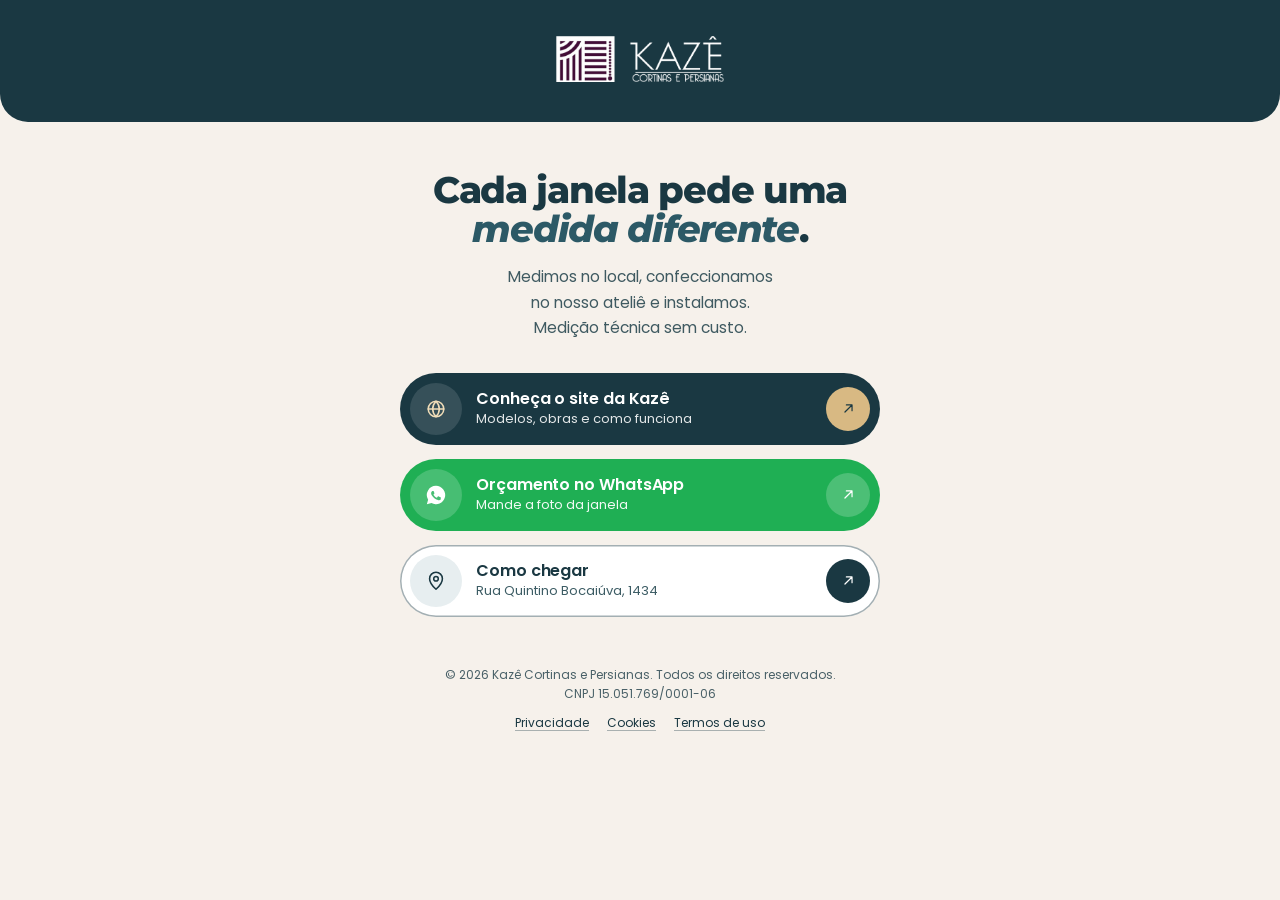
<file: bio/index.html>
<!DOCTYPE html>
<html lang="pt-BR">
<head>
<meta charset="utf-8">
<meta name="viewport" content="width=device-width, initial-scale=1, viewport-fit=cover">
<title>Kazê Cortinas e Persianas | Links</title>
<meta name="description" content="Cortinas e persianas sob medida em Rio Branco, AC. Site, orçamento no WhatsApp, modelos, motorização e endereço do ateliê.">
<meta name="theme-color" content="#1A3842">
<meta name="format-detection" content="telephone=no">
<link rel="canonical" href="https://kazecortinas.com.br/bio/">
<meta property="og:type" content="website">
<meta property="og:locale" content="pt_BR">
<meta property="og:url" content="https://kazecortinas.com.br/bio/">
<meta property="og:title" content="Kazê Cortinas e Persianas">
<meta property="og:description" content="Cortinas e persianas sob medida, com ateliê próprio em Rio Branco, AC.">
<meta property="og:image" content="https://kazecortinas.com.br/uploads/a-hero.jpg">
<meta name="twitter:card" content="summary_large_image">
<link rel="icon" href="/uploads/FAVICON.png">
<link rel="apple-touch-icon" href="/uploads/apple-touch-icon.png">
<link rel="preconnect" href="https://fonts.googleapis.com">
<link rel="preconnect" href="https://fonts.gstatic.com" crossorigin>
<link href="https://fonts.googleapis.com/css2?family=Montserrat:ital,wght@0,700;0,800;1,800&family=Poppins:wght@400;500;600&display=swap" rel="stylesheet">
<script type="application/ld+json">
{
  "@context": "https://schema.org",
  "@type": "LocalBusiness",
  "name": "Kazê Cortinas e Persianas",
  "url": "https://kazecortinas.com.br/",
  "image": "https://kazecortinas.com.br/uploads/a-hero.jpg",
  "telephone": "+55 68 99969-8220",
  "address": {"@type": "PostalAddress", "streetAddress": "Rua Quintino Bocaiúva, 1434, Bosque", "addressLocality": "Rio Branco", "addressRegion": "AC", "postalCode": "69900-514", "addressCountry": "BR"}
}
</script>
<!-- Google Tag Manager -->
<script>(function(w,d,s,l,i){w[l]=w[l]||[];w[l].push({'gtm.start':
new Date().getTime(),event:'gtm.js'});var f=d.getElementsByTagName(s)[0],
j=d.createElement(s),dl=l!='dataLayer'?'&l='+l:'';j.async=true;j.src=
'https://www.googletagmanager.com/gtm.js?id='+i+dl;f.parentNode.insertBefore(j,f);
})(window,document,'script','dataLayer','GTM-P58QJP9H');</script>
<!-- End Google Tag Manager -->
<link rel="stylesheet" href="/css/kaze-comum.css">
<script src="/js/kaze-comum.js" defer></script>
<style>
:root{
  --plum:#1A3842; --magenta:#2C5966; --mauve:#9DB3B9; --rose:#EEF2F2; --sand:#F6F1EB;
  --ink:#14303A; --ink-2:#3C5C64; --gold:#D8B983; --gold-hi:#F0DDB8; --wa:#1FAF54;
  --ease:cubic-bezier(.22,1,.36,1);
  --s-1:8px; --s-2:16px; --s-3:24px; --s-4:32px; --s-5:48px;
}
*,*::before,*::after{box-sizing:border-box}
html{overflow-x:clip;-webkit-text-size-adjust:100%;scroll-behavior:smooth;scrollbar-color:var(--magenta) var(--rose)}
/* barra de rolagem na identidade da Kazê, igual à do site */
::-webkit-scrollbar{width:14px;height:14px}
::-webkit-scrollbar-track{background:var(--rose)}
::-webkit-scrollbar-thumb{background:var(--magenta);border-radius:20px;border:3px solid var(--rose)}
::-webkit-scrollbar-thumb:hover{background:var(--plum)}
::selection{background:var(--plum);color:#fff}
body{margin:0;min-height:100dvh;background:var(--sand);color:var(--ink);font-family:'Poppins',sans-serif;font-size:16px;-webkit-font-smoothing:antialiased}
h1,h2,p{margin:0}
a{text-decoration:none;color:inherit}
img{display:block;max-width:100%}
:focus-visible{outline:2px solid var(--magenta);outline-offset:3px;border-radius:8px}
.ico{width:20px;height:20px;fill:none;stroke:currentColor;stroke-width:1.7;stroke-linecap:round;stroke-linejoin:round;flex:none}

.topline{height:6px;background:var(--plum)}
.page{width:min(480px,100% - 2*var(--s-3));margin-inline:auto;padding:var(--s-4) 0 var(--s-5)}

/* Cabeçalho: logo + foto em arco, como no site */
.brand{display:flex;justify-content:center;margin-bottom:var(--s-5)}
.brand img{height:40px;width:auto}
.cover{position:relative;margin-bottom:var(--s-4)}
.cover__frame{aspect-ratio:5/4;border-radius:999px 999px 20px 20px;overflow:hidden;background:var(--rose)}
.cover__frame img{width:100%;height:100%;object-fit:cover;object-position:50% 35%}
.cover__tag{position:absolute;left:var(--s-2);bottom:var(--s-2);display:inline-flex;align-items:center;gap:var(--s-1);padding:8px 14px;border-radius:8px;background:var(--ink);color:#fff;font-size:12.5px;font-weight:500}
.cover__tag .ico{width:15px;height:15px;color:var(--gold)}

.intro{margin-bottom:var(--s-4);text-align:center}
.intro p{margin-inline:auto;max-width:34ch;text-wrap:balance}
.eyebrow{display:inline-flex;align-items:center;gap:10px;margin-bottom:var(--s-2);font-size:12px;font-weight:600;letter-spacing:.2em;text-transform:uppercase;color:var(--magenta)}
.eyebrow::before{content:"";width:14px;height:12px;background:repeating-linear-gradient(180deg,currentColor 0 2px,transparent 2px 5px)}
h1{font-family:'Montserrat',sans-serif;font-weight:800;font-size:clamp(1.85rem,7.4vw,2.3rem);line-height:1.06;letter-spacing:-.035em;text-wrap:balance;margin-bottom:var(--s-2)}
h1 em{font-style:italic;color:var(--plum)}
.intro p{font-size:15.5px;line-height:1.65;color:var(--ink-2);max-width:40ch}
.intro .eyebrow{font-size:12px;line-height:1.4;letter-spacing:.16em;color:var(--magenta)}

/* Botões */
.links{display:grid;gap:14px}
/* Botões no estilo do site: pílula, ícone em círculo à esquerda e
   "chip" de seta à direita que troca a seta ao passar o mouse */
.lk{position:relative;isolation:isolate;overflow:hidden;display:grid;grid-template-columns:auto 1fr auto;align-items:center;gap:14px;
  min-height:72px;padding:10px 10px 10px 10px;border-radius:999px;font-family:'Poppins',sans-serif;
  transition:transform .6s var(--ease),background-color .6s var(--ease),color .5s var(--ease),box-shadow .6s var(--ease)}
.lk__ic{width:52px;height:52px;border-radius:50%;display:grid;place-items:center;flex:none;transition:background-color .6s var(--ease),color .6s var(--ease),transform .7s var(--ease)}
.lk__ic svg{width:22px;height:22px}
.lk__t{display:grid;gap:1px;min-width:0}
.lk__t strong{font-size:16px;font-weight:600;line-height:1.25;letter-spacing:-.005em}
.lk__t span{font-size:13px;line-height:1.35;transition:color .5s var(--ease)}
.lk__chip{position:relative;width:44px;height:44px;border-radius:50%;display:grid;place-items:center;overflow:hidden;flex:none;transition:background-color .5s var(--ease),color .5s var(--ease)}
.lk__chip .ico{grid-area:1/1;width:17px;height:17px;transition:transform .65s var(--ease)}
.lk__chip .ico+.ico{transform:translate(-170%,170%)}
.lk:active{transform:scale(.985)}

/* 1º: site (magenta, como o botão principal do site) */
.lk--site{color:#fff;background-color:var(--magenta)}
.lk--site .lk__ic{background:rgba(255,255,255,.14);color:var(--gold-hi)}
.lk--site .lk__t span{color:rgba(255,255,255,.88)}
.lk--site .lk__chip{background:rgba(255,255,255,.16);color:#fff}

/* 2º: WhatsApp (verde) */
.lk--wa{color:#fff;background-color:var(--wa)}
.lk--wa .lk__ic{background:rgba(255,255,255,.18);color:#fff}
.lk--wa .lk__ic svg{fill:currentColor;stroke:none}
.lk--wa .lk__t span{color:rgba(255,255,255,.94)}
.lk--wa .lk__chip{background:rgba(255,255,255,.2);color:#fff}

/* 3º: contorno ameixa que enche de baixo para cima (como o "Ver modelos" do site) */
.lk--line{color:var(--plum);background-color:#fff;box-shadow:inset 0 0 0 1.5px rgba(26,56,66,.35)}
.lk--line::before{content:"";position:absolute;inset:0;z-index:-1;background:var(--plum);border-radius:inherit;transform:translateY(101%);transition:transform .7s var(--ease)}
.lk--line .lk__ic{background:var(--rose);color:var(--plum)}
.lk--line .lk__t span{color:var(--ink-2)}
.lk--line .lk__chip{background:var(--plum);color:#fff}

@media (hover:hover){
  .lk:hover{transform:translateY(-2px)}
  .lk:hover .lk__chip .ico:first-child{transform:translate(170%,-170%)}
  .lk:hover .lk__chip .ico+.ico{transform:none}
  .lk:hover .lk__ic{transform:rotate(-8deg)}
  .lk--site:hover{background-color:var(--plum)}
  .lk--site:hover .lk__chip{background:#fff;color:var(--magenta)}
  .lk--wa:hover{background-color:#1A9A49}
  .lk--wa:hover .lk__chip{background:#fff;color:#1A9A49}
  .lk--line:hover{color:#fff;box-shadow:inset 0 0 0 1.5px var(--plum)}
  .lk--line:hover::before{transform:none}
  .lk--line:hover .lk__t span{color:rgba(255,255,255,.88)}
  .lk--line:hover .lk__ic{background:rgba(255,255,255,.14);color:var(--gold-hi)}
  .lk--line:hover .lk__chip{background:#fff;color:var(--plum)}
}
@media (max-width:480px){
  .page{width:calc(100% - 32px)}
  .lk{gap:12px;min-height:68px;padding:8px}
  .lk__ic{width:48px;height:48px}
  .lk__chip{width:40px;height:40px}
  .lk__t strong{font-size:15.5px}
  .lk__t span{font-size:12.5px}
}
@media (max-width:360px){.lk__t strong{font-size:14.5px}.lk__t span{font-size:12px}.lk__ic{width:44px;height:44px}}
.sep{display:flex;align-items:center;gap:var(--s-2);margin:var(--s-3) 0 var(--s-1);font-size:12px;font-weight:600;letter-spacing:.2em;text-transform:uppercase;color:var(--ink-2)}
.sep::after{content:"";flex:1;height:1px;background:rgba(26,56,66,.14)}

.foot{margin-top:var(--s-5);display:grid;justify-items:center;gap:10px;text-align:center;font-size:12px;line-height:1.6;color:var(--ink-2)}
.foot__links{display:flex;gap:18px;margin:0;padding:0;list-style:none}
.foot__links a{color:var(--ink-2);text-decoration:underline;text-decoration-color:rgba(60,92,100,.4);text-underline-offset:3px;transition:color .4s,text-decoration-color .4s}
.foot__links a:hover{color:var(--plum);text-decoration-color:currentColor}

/* entrada suave */
@keyframes rise{from{opacity:0;transform:translateY(16px)}to{opacity:1;transform:none}}
.rv{animation:rise .9s var(--ease) backwards;animation-delay:calc(var(--i,0)*70ms)}
@media (prefers-reduced-motion:reduce){.rv{animation:none}*{transition-duration:.01ms!important}}
@media (min-width:700px){.page{padding-top:var(--s-5)}}
/* Paleta nova da Kazê: azul petróleo (#1A3842) em destaque */
:root{--blue:#1A3842;--blue-2:#2C5966;--blue-soft:#E7EEF0}
html{scrollbar-color:var(--blue) var(--blue-soft)}
::-webkit-scrollbar-track{background:var(--blue-soft)}
::-webkit-scrollbar-thumb{background:var(--blue);border-color:var(--blue-soft)}
::-webkit-scrollbar-thumb:hover{background:var(--blue-2)}
::selection{background:var(--blue)}
:focus-visible{outline-color:var(--blue)}
.band{display:grid;place-items:center;padding:36px 24px 40px;background:var(--blue);border-radius:0 0 28px 28px}
.band img{height:46px;width:auto}
.page{padding-top:var(--s-5)}
h1{color:var(--blue)}
h1 em{color:var(--blue-2)}
.intro p{color:#3F5A61}
/* 1º botão: site em azul, com seta dourada */
.lk--site{background-color:var(--blue)}
.lk--site .lk__ic{background:rgba(255,255,255,.12);color:var(--gold-hi)}
.lk--site .lk__chip{background:var(--gold);color:var(--blue)}
/* 3º botão: contorno azul que enche de azul */
.lk--line{color:var(--blue);box-shadow:inset 0 0 0 1.5px rgba(26,56,66,.4)}
.lk--line::before{background:var(--blue)}
.lk--line .lk__ic{background:var(--blue-soft);color:var(--blue)}
.lk--line .lk__chip{background:var(--blue);color:#fff}
.foot{color:#4A6168}
.foot__links a{color:var(--blue);text-decoration-color:rgba(26,56,66,.35)}
@media (hover:hover){
  .lk--site:hover{background-color:var(--blue-2)}
  .lk--site:hover .lk__chip{background:#fff;color:var(--blue)}
  .lk--line:hover{box-shadow:inset 0 0 0 1.5px var(--blue)}
  .lk--line:hover .lk__chip{background:#fff;color:var(--blue)}
  .foot__links a:hover{color:var(--blue-2)}
}
@media (max-width:480px){.band{padding:30px 20px 34px;border-radius:0 0 24px 24px}.band img{height:40px}}
</style>
</head>
<body>
<!-- Google Tag Manager (noscript) -->
<noscript><iframe src="https://www.googletagmanager.com/ns.html?id=GTM-P58QJP9H"
height="0" width="0" style="display:none;visibility:hidden"></iframe></noscript>
<!-- End Google Tag Manager (noscript) -->
<header class="band"><img src="/uploads/logo-kaze-h-branco.png" alt="Kazê Cortinas e Persianas" width="945" height="260"></header>

<svg width="0" height="0" style="position:absolute" aria-hidden="true">
  <symbol id="i-arrow" viewBox="0 0 24 24"><path d="M7 17 17 7M9 7h8v8"/></symbol>
  <symbol id="i-globe" viewBox="0 0 24 24"><circle cx="12" cy="12" r="8.5"/><path d="M3.5 12h17M12 3.5c2.5 2.6 3.6 5.4 3.6 8.5s-1.1 5.9-3.6 8.5c-2.5-2.6-3.6-5.4-3.6-8.5S9.5 6.1 12 3.5z"/></symbol>
  <symbol id="i-wa" viewBox="0 0 24 24"><path d="M12 2a10 10 0 0 0-8.6 15.1L2 22l5.1-1.3A10 10 0 1 0 12 2zm5.6 14.1c-.2.7-1.4 1.4-2 1.5-.5.1-1.1.2-3.2-.7-2.7-1.2-4.5-3.9-4.6-4.1-.1-.2-1.1-1.5-1.1-2.8 0-1.3.7-2 1-2.2.2-.3.5-.3.7-.3h.5c.2 0 .4 0 .6.5.2.5.7 1.7.7 1.8.1.2.1.3 0 .5-.4.8-.9 1.1-.9 1.4 0 .2.1.4.3.7.5.8 1.6 1.9 2.5 2.4.4.3.6.2.8 0 .2-.2.9-1 1.1-1.3.2-.3.4-.3.7-.2.3.1 1.6.8 1.9 1 .3.1.5.2.5.4.1.2.1.7-.1 1.4z"/></symbol>
  <symbol id="i-curtain" viewBox="0 0 24 24"><path d="M3.5 4.5h17M5.5 4.5v15.5M18.5 4.5v15.5M5.5 4.5c0 6 2.5 9.5 6.5 10.5M18.5 4.5c0 6-2.5 9.5-6.5 10.5"/></symbol>
  <symbol id="i-remote" viewBox="0 0 24 24"><rect x="7.5" y="2.5" width="9" height="19" rx="2.5"/><circle cx="12" cy="8" r="1.8"/><path d="M10 13h4M10 16h4"/></symbol>
  <symbol id="i-image" viewBox="0 0 24 24"><rect x="3.5" y="4.5" width="17" height="15" rx="2"/><circle cx="9" cy="10" r="1.8"/><path d="m20.5 16-4.5-4.5-9 8"/></symbol>
  <symbol id="i-briefcase" viewBox="0 0 24 24"><rect x="3.5" y="7.5" width="17" height="12" rx="2"/><path d="M9 7.5V5.5h6v2M3.5 12.5h17"/></symbol>
  <symbol id="i-compass" viewBox="0 0 24 24"><circle cx="12" cy="5.5" r="2"/><path d="M11.2 7.4 6.5 20.5M12.8 7.4l4.7 13.1M8.4 15.2h7.2M12 2v1.5"/></symbol>
  <symbol id="i-pin" viewBox="0 0 24 24"><path d="M12 21s7-6.2 7-11.5A7 7 0 0 0 5 9.5C5 14.8 12 21 12 21z"/><circle cx="12" cy="9.5" r="2.5"/></symbol>
</svg>

<main class="page">


  <section class="intro rv" style="--i:2" aria-labelledby="bio-t">
    <h1 id="bio-t">Cada janela pede uma <em>medida diferente</em>.</h1>
    <p>Medimos no local, confeccionamos no nosso ateliê e instalamos. Medição técnica sem custo.</p>
  </section>

  <nav class="links" aria-label="Links da Kazê">
    <a class="lk lk--site rv" style="--i:3" href="https://kazecortinas.com.br/?utm_source=link_in_bio&amp;utm_medium=organico&amp;utm_campaign=site-institucional&amp;utm_content=bt_site" data-btn="bio_site">
      <span class="lk__ic"><svg class="ico"><use href="#i-globe"/></svg></span>
      <span class="lk__t"><strong>Conheça o site da Kazê</strong><span>Modelos, obras e como funciona</span></span>
      <span class="lk__chip" aria-hidden="true"><svg class="ico"><use href="#i-arrow"/></svg><svg class="ico"><use href="#i-arrow"/></svg></span>
    </a>
    <a class="lk lk--wa rv" style="--i:4" href="https://wa.me/5568999698220?text=Ol%C3%A1!%20Vim%20pelo%20Instagram%20e%20quero%20um%20or%C3%A7amento%20de%20cortinas%20ou%20persianas." data-btn="bio_whatsapp">
      <span class="lk__ic"><svg class="ico"><use href="#i-wa"/></svg></span>
      <span class="lk__t"><strong>Orçamento no WhatsApp</strong><span>Mande a foto da janela</span></span>
      <span class="lk__chip" aria-hidden="true"><svg class="ico"><use href="#i-arrow"/></svg><svg class="ico"><use href="#i-arrow"/></svg></span>
    </a>

    <a class="lk lk--line rv" style="--i:5" href="https://www.google.com/maps/search/?api=1&amp;query=Rua%20Quintino%20Bocai%C3%BAva%2C%201434%2C%20Bosque%2C%20Rio%20Branco%2C%20AC" target="_blank" rel="noopener" data-btn="bio_mapa">
      <span class="lk__ic"><svg class="ico"><use href="#i-pin"/></svg></span>
      <span class="lk__t"><strong>Como chegar</strong><span>Rua Quintino Bocaiúva, 1434</span></span>
      <span class="lk__chip" aria-hidden="true"><svg class="ico"><use href="#i-arrow"/></svg><svg class="ico"><use href="#i-arrow"/></svg></span>
    </a>
  </nav>

  <footer class="foot rv" style="--i:7">
    <p>© 2026 Kazê Cortinas e Persianas. Todos os direitos reservados.<br>CNPJ 15.051.769/0001-06</p>
    <ul class="foot__links">
      <li><a href="/politica-de-privacidade/">Privacidade</a></li>
      <li><a href="/politica-de-cookies/">Cookies</a></li>
      <li><a href="/termos-de-uso/">Termos de uso</a></li>
    </ul>
  </footer>
</main>

<script>
(() => {
  /* Repassa a origem da visita (UTM) para a mensagem do WhatsApp e registra o clique */
  const qs = new URLSearchParams(location.search);
  const utm = ['utm_source','utm_medium','utm_campaign','utm_content'].filter((k) => qs.get(k)).map((k) => k.replace('utm_','') + ': ' + qs.get(k));
  document.querySelectorAll('a[data-btn]').forEach((a) => {
    if (utm.length && a.href.includes('wa.me/')) {
      const u = new URL(a.href);
      u.searchParams.set('text', (u.searchParams.get('text') || '') + ' (' + utm.join(', ') + ')');
      a.href = u.toString();
    }
    a.addEventListener('click', () => dataLayer.push({ event: 'clique_bio', botao: a.dataset.btn }));
  });
})();
</script>
</body>
</html>
</file>
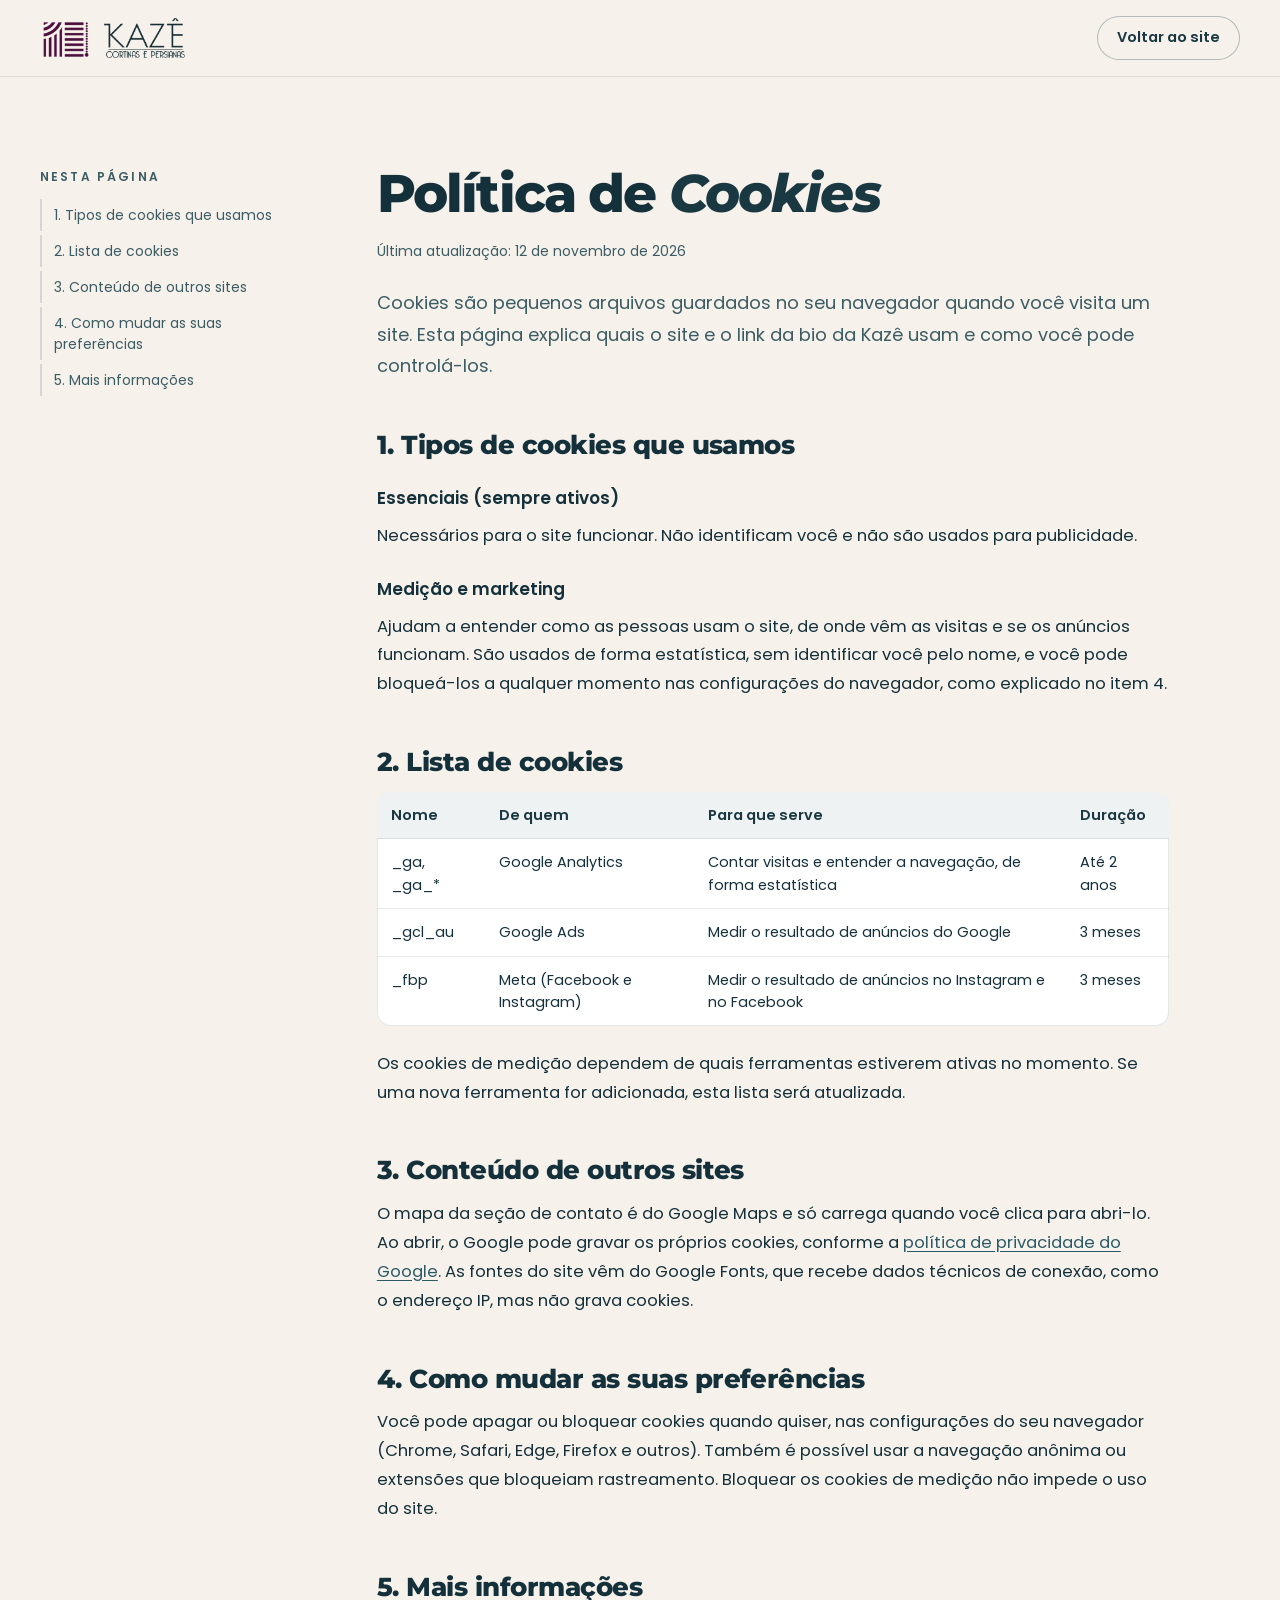
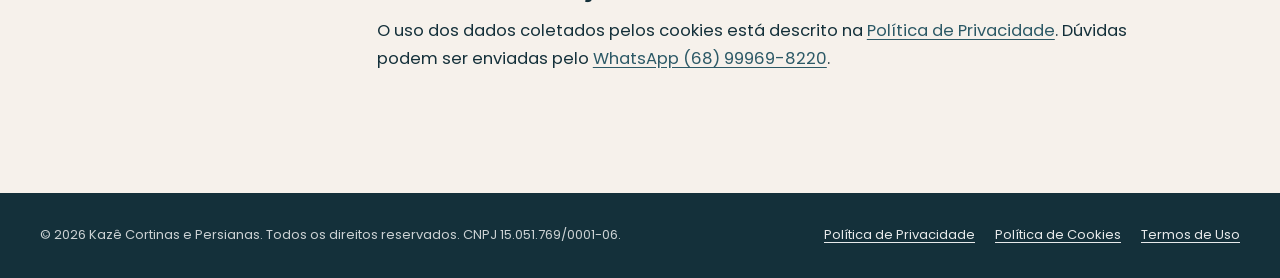
<file: politica-de-cookies/index.html>
<!DOCTYPE html>
<html lang="pt-BR">
<head>
<meta charset="utf-8">
<meta name="viewport" content="width=device-width, initial-scale=1">
<title>Política de Cookies | Kazê Cortinas e Persianas</title>
<meta name="description" content="Quais cookies o site da Kazê Cortinas e Persianas usa, para que servem e como mudar as suas preferências.">
<meta name="theme-color" content="#F6F1EB">
<meta name="format-detection" content="telephone=no">
<link rel="canonical" href="https://kazecortinas.com.br/politica-de-cookies/">
<meta property="og:type" content="website">
<meta property="og:locale" content="pt_BR">
<meta property="og:url" content="https://kazecortinas.com.br/politica-de-cookies/">
<meta property="og:title" content="Política de Cookies | Kazê Cortinas e Persianas">
<meta property="og:description" content="Quais cookies o site da Kazê Cortinas e Persianas usa, para que servem e como mudar as suas preferências.">
<meta property="og:image" content="https://kazecortinas.com.br/uploads/a-hero.jpg">
<link rel="icon" href="/uploads/FAVICON.png">
<link rel="apple-touch-icon" href="/uploads/apple-touch-icon.png">
<link rel="preconnect" href="https://fonts.googleapis.com">
<link rel="preconnect" href="https://fonts.gstatic.com" crossorigin>
<link href="https://fonts.googleapis.com/css2?family=Montserrat:ital,wght@0,800;1,800&family=Poppins:wght@400;500;600&display=swap" rel="stylesheet">
<script type="application/ld+json">
{"@context":"https://schema.org","@type":"WebPage","name":"Política de Cookies","url":"https://kazecortinas.com.br/politica-de-cookies/","publisher":{"@type":"LocalBusiness","name":"Kazê Cortinas e Persianas","telephone":"+55 68 99969-8220","address":{"@type":"PostalAddress","streetAddress":"Rua Quintino Bocaiúva, 1434, Bosque","addressLocality":"Rio Branco","addressRegion":"AC","postalCode":"69900-514","addressCountry":"BR"}}}
</script>
<!-- Google Tag Manager -->
<script>(function(w,d,s,l,i){w[l]=w[l]||[];w[l].push({'gtm.start':
new Date().getTime(),event:'gtm.js'});var f=d.getElementsByTagName(s)[0],
j=d.createElement(s),dl=l!='dataLayer'?'&l='+l:'';j.async=true;j.src=
'https://www.googletagmanager.com/gtm.js?id='+i+dl;f.parentNode.insertBefore(j,f);
})(window,document,'script','dataLayer','GTM-P58QJP9H');</script>
<!-- End Google Tag Manager -->
<link rel="stylesheet" href="/css/kaze-comum.css">
<script src="/js/kaze-comum.js" defer></script>
<style>
:root{--plum:#1A3842;--magenta:#2C5966;--rose:#EEF2F2;--sand:#F6F1EB;--ink:#14303A;--ink-2:#3C5C64;--gold:#D8B983;--ease:cubic-bezier(.22,1,.36,1)}
*,*::before,*::after{box-sizing:border-box}
html{overflow-x:clip;-webkit-text-size-adjust:100%;scroll-behavior:smooth;scrollbar-color:var(--magenta) var(--rose)}
::-webkit-scrollbar{width:14px}::-webkit-scrollbar-track{background:var(--rose)}::-webkit-scrollbar-thumb{background:var(--magenta);border-radius:20px;border:3px solid var(--rose)}
::selection{background:var(--plum);color:#fff}
body{margin:0;background:var(--sand);color:var(--ink);font-family:'Poppins',sans-serif;font-size:16.5px;line-height:1.75;-webkit-font-smoothing:antialiased}
a{color:var(--magenta);text-underline-offset:3px}
a:hover{color:var(--plum)}
:focus-visible{outline:2px solid var(--magenta);outline-offset:3px;border-radius:6px}
.shell{width:min(1200px,100% - 2*clamp(20px,4vw,40px));margin-inline:auto}
.top{position:sticky;top:0;z-index:10;background:var(--sand);box-shadow:0 1px 0 rgba(26,56,66,.12)}
.top__in{display:flex;align-items:center;justify-content:space-between;gap:16px;height:76px}
.top img{height:40px;width:auto;display:block}
.back{display:inline-flex;align-items:center;gap:8px;min-height:44px;padding:0 20px;border-radius:999px;font-size:14.5px;font-weight:600;color:var(--plum);text-decoration:none;box-shadow:inset 0 0 0 1px rgba(26,56,66,.3);transition:background .5s var(--ease),color .5s var(--ease)}
.back:hover{background:var(--plum);color:#fff}
.doc{display:grid;grid-template-columns:minmax(0,260px) minmax(0,1fr);gap:clamp(40px,6vw,96px);padding:clamp(56px,7vw,104px) 0 clamp(72px,8vw,120px)}
.eyebrow{display:inline-flex;align-items:center;gap:10px;margin:0 0 16px;font-size:12.5px;font-weight:600;letter-spacing:.2em;text-transform:uppercase;color:var(--magenta)}
.eyebrow::before{content:"";width:14px;height:12px;background:repeating-linear-gradient(180deg,currentColor 0 2px,transparent 2px 5px)}
h1{font-family:'Montserrat',sans-serif;font-weight:800;font-size:clamp(2.2rem,4.4vw,3.3rem);line-height:1.04;letter-spacing:-.035em;margin:0 0 18px;text-wrap:balance}
h1 em{font-style:italic;color:var(--plum)}
.upd{margin:0;font-size:14px;color:var(--ink-2)}
.toc{position:sticky;top:110px;align-self:start}
.toc p{margin:0 0 12px;font-size:12px;font-weight:600;letter-spacing:.18em;text-transform:uppercase;color:var(--ink-2)}
.toc ol{margin:0;padding:0;list-style:none;display:grid;gap:4px;counter-reset:t}
.toc a{display:block;padding:6px 0 6px 14px;font-size:14px;line-height:1.45;color:var(--ink-2);text-decoration:none;box-shadow:inset 2px 0 0 rgba(26,56,66,.14);transition:color .4s,box-shadow .4s}
.toc a:hover{color:var(--plum);box-shadow:inset 2px 0 0 var(--magenta)}
.body{max-width:72ch}
.body .intro{margin:0 0 40px;font-size:18px;color:var(--ink-2)}
.body h2{font-family:'Montserrat',sans-serif;font-weight:800;font-size:clamp(1.3rem,2vw,1.6rem);line-height:1.2;letter-spacing:-.02em;margin:48px 0 14px;scroll-margin-top:100px}
.body h3{font-size:17px;font-weight:600;margin:24px 0 8px}
.body p{margin:0 0 16px}
.body ul{margin:0 0 18px;padding-left:20px}
.body li{margin-bottom:8px}
.body li::marker{color:var(--magenta)}
.box{margin:24px 0;padding:22px 24px;border-radius:14px;background:#fff;box-shadow:inset 0 0 0 1px rgba(26,56,66,.12)}
.box p:last-child{margin:0}
table{width:100%;border-collapse:collapse;margin:8px 0 24px;font-size:14.5px;line-height:1.55;background:#fff;border-radius:14px;overflow:hidden;box-shadow:inset 0 0 0 1px rgba(26,56,66,.12)}
th,td{padding:12px 14px;text-align:left;vertical-align:top;border-bottom:1px solid rgba(26,56,66,.1)}
th{font-weight:600;background:var(--rose);color:var(--plum)}
tr:last-child td{border-bottom:0}
.btn{display:inline-flex;align-items:center;min-height:50px;padding:0 26px;border:0;border-radius:999px;background:var(--magenta);color:#fff;font:600 15px 'Poppins',sans-serif;cursor:pointer;text-decoration:none;transition:background .5s var(--ease)}
.btn:hover{background:var(--plum);color:#fff}
.foot{background:var(--ink);color:rgba(255,255,255,.78);padding:32px 0}
.foot .legal a,.foot .legal button{color:#fff}
@media (max-width:860px){.doc{grid-template-columns:1fr}.toc{position:static}}
@media (max-width:640px){.top img{height:32px}.back{padding:0 16px;font-size:14px}table,thead,tbody,tr,th,td{display:block}thead{display:none}td{border:0;padding:4px 16px}tr{padding:12px 0;border-bottom:1px solid rgba(26,56,66,.1)}td:first-child{font-weight:600;color:var(--plum)}}
</style>
</head>
<body>
<!-- Google Tag Manager (noscript) -->
<noscript><iframe src="https://www.googletagmanager.com/ns.html?id=GTM-P58QJP9H"
height="0" width="0" style="display:none;visibility:hidden"></iframe></noscript>
<!-- End Google Tag Manager (noscript) -->
<header class="top">
  <div class="shell top__in">
    <a href="/" aria-label="Kazê Cortinas e Persianas, ir para o início"><img src="/uploads/logo-kaze-h-escuro.png" alt="Kazê Cortinas e Persianas" width="945" height="260"></a>
    <a class="back" href="/">Voltar ao site</a>
  </div>
</header>
<main class="shell doc">
  <aside class="toc" aria-label="Nesta página">
    <p>Nesta página</p>
    <ol>
      <li><a href="#categorias">1. Tipos de cookies que usamos</a></li>
      <li><a href="#lista">2. Lista de cookies</a></li>
      <li><a href="#terceiros">3. Conteúdo de outros sites</a></li>
      <li><a href="#gerenciar">4. Como mudar as suas preferências</a></li>
      <li><a href="#mais">5. Mais informações</a></li>
    </ol>
  </aside>
  <article class="body">
    <h1>Política de <em>Cookies</em></h1>
    <p class="upd">Última atualização: 12 de novembro de 2026</p>
    <p class="intro" style="margin-top:24px">Cookies são pequenos arquivos guardados no seu navegador quando você visita um site. Esta página explica quais o site e o link da bio da Kazê usam e como você pode controlá-los.</p>
    <h2 id="categorias">1. Tipos de cookies que usamos</h2>
    <h3>Essenciais (sempre ativos)</h3>
    <p>Necessários para o site funcionar. Não identificam você e não são usados para publicidade.</p>
    <h3>Medição e marketing</h3>
    <p>Ajudam a entender como as pessoas usam o site, de onde vêm as visitas e se os anúncios funcionam. São usados de forma estatística, sem identificar você pelo nome, e você pode bloqueá-los a qualquer momento nas configurações do navegador, como explicado no item 4.</p>
    <h2 id="lista">2. Lista de cookies</h2>
    <table>
      <thead><tr><th>Nome</th><th>De quem</th><th>Para que serve</th><th>Duração</th></tr></thead>
      <tbody>
        <tr><td>_ga, _ga_*</td><td>Google Analytics</td><td>Contar visitas e entender a navegação, de forma estatística</td><td>Até 2 anos</td></tr>
        <tr><td>_gcl_au</td><td>Google Ads</td><td>Medir o resultado de anúncios do Google</td><td>3 meses</td></tr>
        <tr><td>_fbp</td><td>Meta (Facebook e Instagram)</td><td>Medir o resultado de anúncios no Instagram e no Facebook</td><td>3 meses</td></tr>
      </tbody>
    </table>
    <p>Os cookies de medição dependem de quais ferramentas estiverem ativas no momento. Se uma nova ferramenta for adicionada, esta lista será atualizada.</p>
    <h2 id="terceiros">3. Conteúdo de outros sites</h2>
    <p>O mapa da seção de contato é do Google Maps e só carrega quando você clica para abri-lo. Ao abrir, o Google pode gravar os próprios cookies, conforme a <a href="https://policies.google.com/privacy?hl=pt-BR" target="_blank" rel="noopener">política de privacidade do Google</a>. As fontes do site vêm do Google Fonts, que recebe dados técnicos de conexão, como o endereço IP, mas não grava cookies.</p>
    <h2 id="gerenciar">4. Como mudar as suas preferências</h2>
    <p>Você pode apagar ou bloquear cookies quando quiser, nas configurações do seu navegador (Chrome, Safari, Edge, Firefox e outros). Também é possível usar a navegação anônima ou extensões que bloqueiam rastreamento. Bloquear os cookies de medição não impede o uso do site.</p>
    <h2 id="mais">5. Mais informações</h2>
    <p>O uso dos dados coletados pelos cookies está descrito na <a href="/politica-de-privacidade/">Política de Privacidade</a>. Dúvidas podem ser enviadas pelo <a href="https://wa.me/5568999698220?text=Ol%C3%A1!%20Quero%20falar%20sobre%20os%20meus%20dados%20pessoais.">WhatsApp (68) 99969-8220</a>.</p>
  </article>
</main>
<footer class="foot">
  <div class="shell">
    <div class="legal">
      <p class="legal__c">© 2026 Kazê Cortinas e Persianas. Todos os direitos reservados. CNPJ 15.051.769/0001-06.</p>
      <ul class="legal__links">
        <li><a href="/politica-de-privacidade/">Política de Privacidade</a></li>
        <li><a href="/politica-de-cookies/">Política de Cookies</a></li>
        <li><a href="/termos-de-uso/">Termos de Uso</a></li>
      </ul>
    </div>
  </div>
</footer>
</body>
</html>
</file>
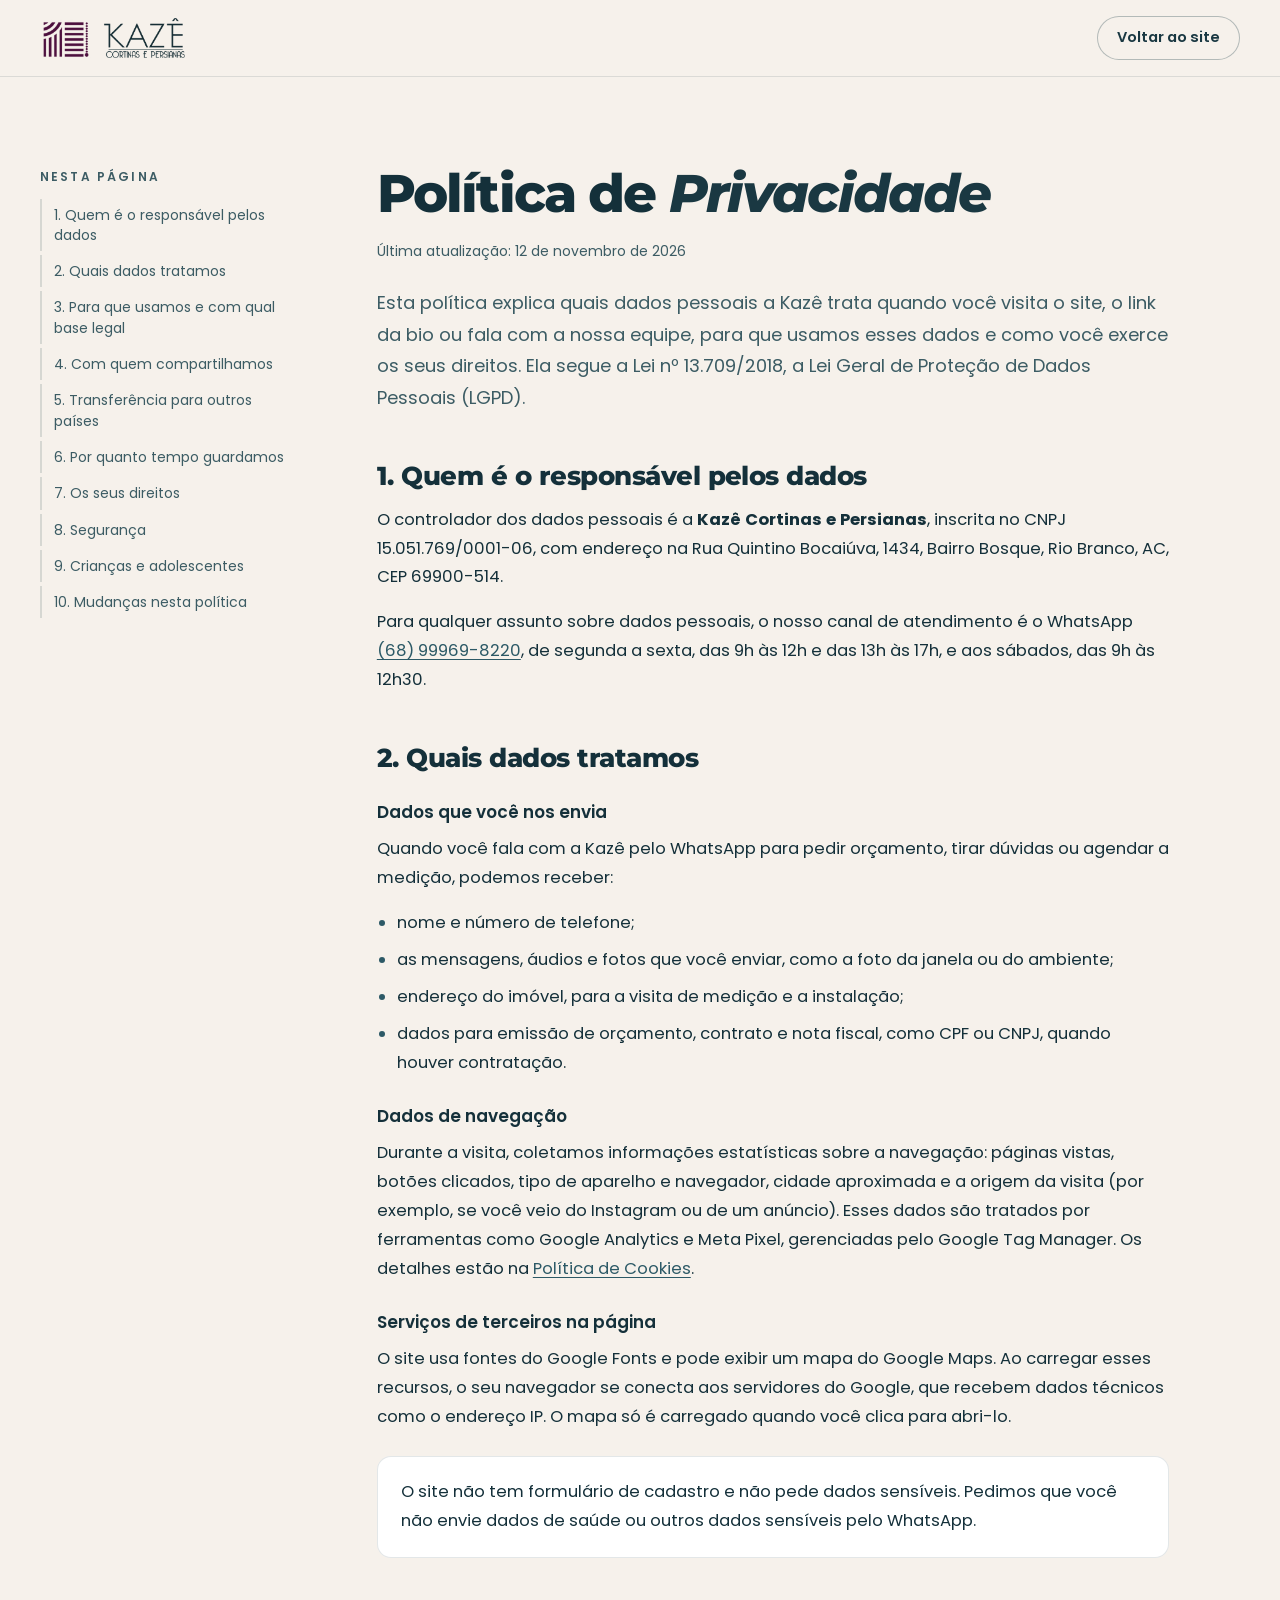
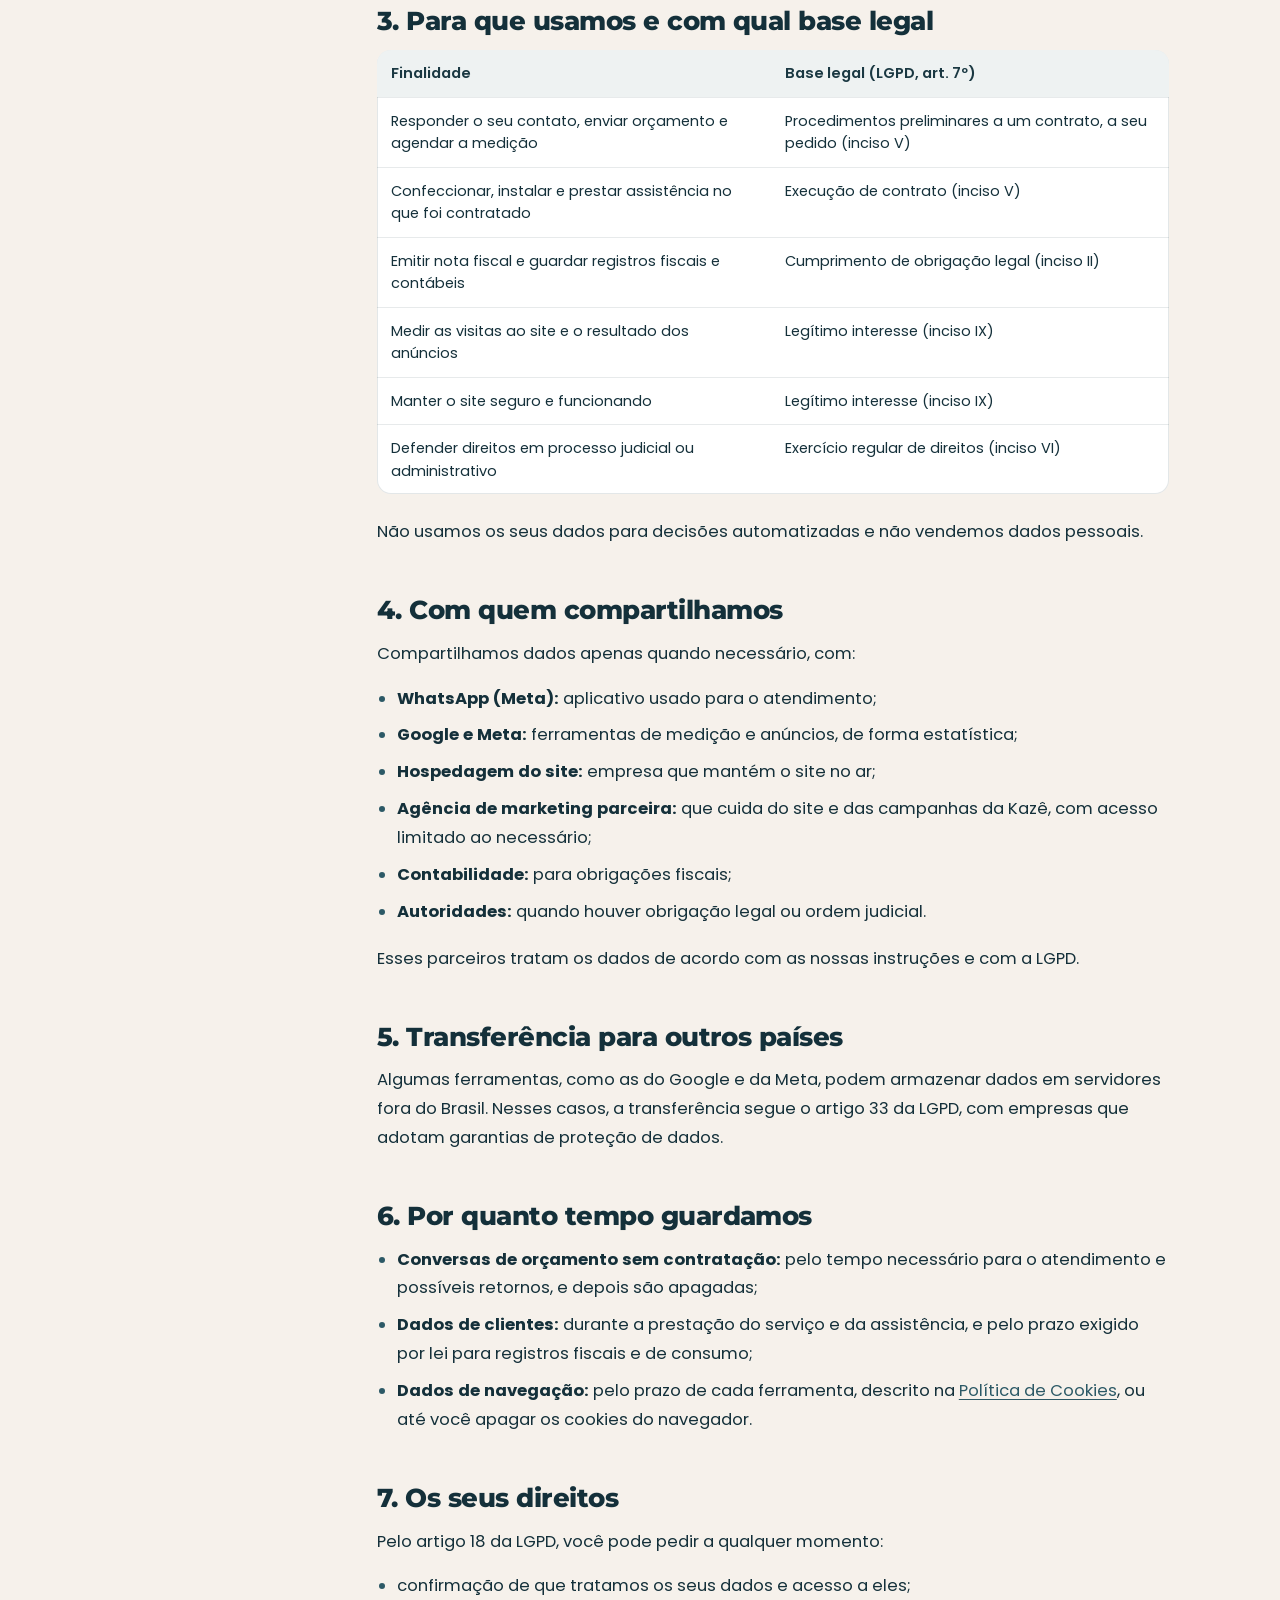
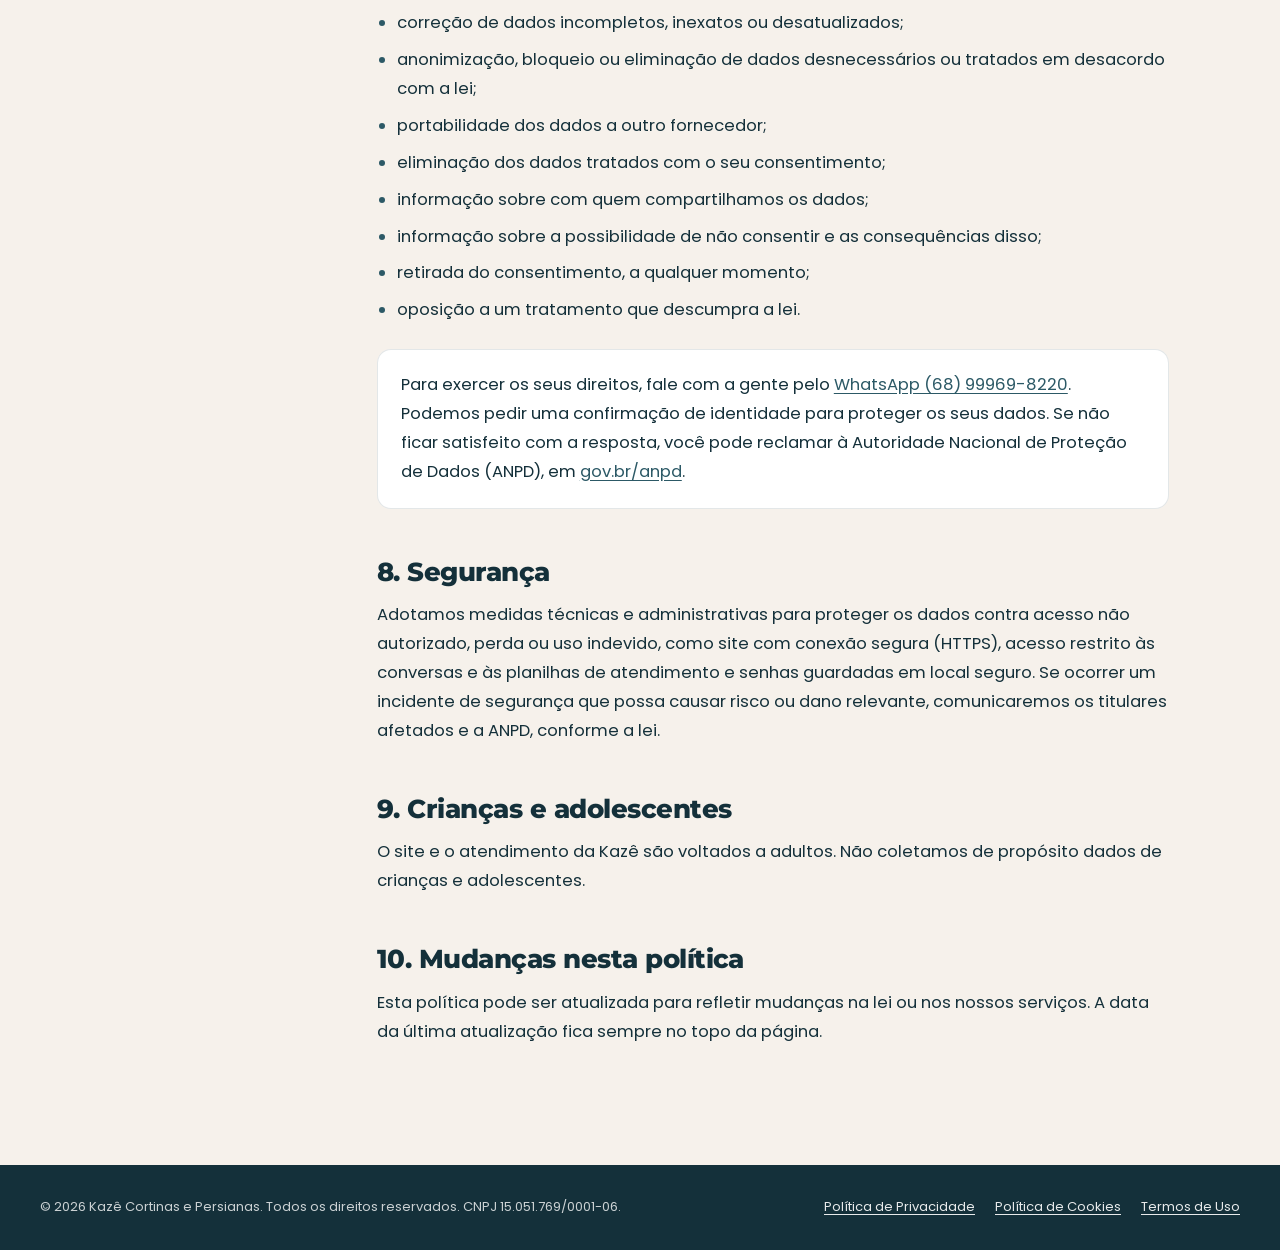
<file: politica-de-privacidade/index.html>
<!DOCTYPE html>
<html lang="pt-BR">
<head>
<meta charset="utf-8">
<meta name="viewport" content="width=device-width, initial-scale=1">
<title>Política de Privacidade | Kazê Cortinas e Persianas</title>
<meta name="description" content="Como a Kazê Cortinas e Persianas trata os seus dados pessoais, conforme a Lei Geral de Proteção de Dados (LGPD).">
<meta name="theme-color" content="#F6F1EB">
<meta name="format-detection" content="telephone=no">
<link rel="canonical" href="https://kazecortinas.com.br/politica-de-privacidade/">
<meta property="og:type" content="website">
<meta property="og:locale" content="pt_BR">
<meta property="og:url" content="https://kazecortinas.com.br/politica-de-privacidade/">
<meta property="og:title" content="Política de Privacidade | Kazê Cortinas e Persianas">
<meta property="og:description" content="Como a Kazê Cortinas e Persianas trata os seus dados pessoais, conforme a Lei Geral de Proteção de Dados (LGPD).">
<meta property="og:image" content="https://kazecortinas.com.br/uploads/a-hero.jpg">
<link rel="icon" href="/uploads/FAVICON.png">
<link rel="apple-touch-icon" href="/uploads/apple-touch-icon.png">
<link rel="preconnect" href="https://fonts.googleapis.com">
<link rel="preconnect" href="https://fonts.gstatic.com" crossorigin>
<link href="https://fonts.googleapis.com/css2?family=Montserrat:ital,wght@0,800;1,800&family=Poppins:wght@400;500;600&display=swap" rel="stylesheet">
<script type="application/ld+json">
{"@context":"https://schema.org","@type":"WebPage","name":"Política de Privacidade","url":"https://kazecortinas.com.br/politica-de-privacidade/","publisher":{"@type":"LocalBusiness","name":"Kazê Cortinas e Persianas","telephone":"+55 68 99969-8220","address":{"@type":"PostalAddress","streetAddress":"Rua Quintino Bocaiúva, 1434, Bosque","addressLocality":"Rio Branco","addressRegion":"AC","postalCode":"69900-514","addressCountry":"BR"}}}
</script>
<!-- Google Tag Manager -->
<script>(function(w,d,s,l,i){w[l]=w[l]||[];w[l].push({'gtm.start':
new Date().getTime(),event:'gtm.js'});var f=d.getElementsByTagName(s)[0],
j=d.createElement(s),dl=l!='dataLayer'?'&l='+l:'';j.async=true;j.src=
'https://www.googletagmanager.com/gtm.js?id='+i+dl;f.parentNode.insertBefore(j,f);
})(window,document,'script','dataLayer','GTM-P58QJP9H');</script>
<!-- End Google Tag Manager -->
<link rel="stylesheet" href="/css/kaze-comum.css">
<script src="/js/kaze-comum.js" defer></script>
<style>
:root{--plum:#1A3842;--magenta:#2C5966;--rose:#EEF2F2;--sand:#F6F1EB;--ink:#14303A;--ink-2:#3C5C64;--gold:#D8B983;--ease:cubic-bezier(.22,1,.36,1)}
*,*::before,*::after{box-sizing:border-box}
html{overflow-x:clip;-webkit-text-size-adjust:100%;scroll-behavior:smooth;scrollbar-color:var(--magenta) var(--rose)}
::-webkit-scrollbar{width:14px}::-webkit-scrollbar-track{background:var(--rose)}::-webkit-scrollbar-thumb{background:var(--magenta);border-radius:20px;border:3px solid var(--rose)}
::selection{background:var(--plum);color:#fff}
body{margin:0;background:var(--sand);color:var(--ink);font-family:'Poppins',sans-serif;font-size:16.5px;line-height:1.75;-webkit-font-smoothing:antialiased}
a{color:var(--magenta);text-underline-offset:3px}
a:hover{color:var(--plum)}
:focus-visible{outline:2px solid var(--magenta);outline-offset:3px;border-radius:6px}
.shell{width:min(1200px,100% - 2*clamp(20px,4vw,40px));margin-inline:auto}
.top{position:sticky;top:0;z-index:10;background:var(--sand);box-shadow:0 1px 0 rgba(26,56,66,.12)}
.top__in{display:flex;align-items:center;justify-content:space-between;gap:16px;height:76px}
.top img{height:40px;width:auto;display:block}
.back{display:inline-flex;align-items:center;gap:8px;min-height:44px;padding:0 20px;border-radius:999px;font-size:14.5px;font-weight:600;color:var(--plum);text-decoration:none;box-shadow:inset 0 0 0 1px rgba(26,56,66,.3);transition:background .5s var(--ease),color .5s var(--ease)}
.back:hover{background:var(--plum);color:#fff}
.doc{display:grid;grid-template-columns:minmax(0,260px) minmax(0,1fr);gap:clamp(40px,6vw,96px);padding:clamp(56px,7vw,104px) 0 clamp(72px,8vw,120px)}
.eyebrow{display:inline-flex;align-items:center;gap:10px;margin:0 0 16px;font-size:12.5px;font-weight:600;letter-spacing:.2em;text-transform:uppercase;color:var(--magenta)}
.eyebrow::before{content:"";width:14px;height:12px;background:repeating-linear-gradient(180deg,currentColor 0 2px,transparent 2px 5px)}
h1{font-family:'Montserrat',sans-serif;font-weight:800;font-size:clamp(2.2rem,4.4vw,3.3rem);line-height:1.04;letter-spacing:-.035em;margin:0 0 18px;text-wrap:balance}
h1 em{font-style:italic;color:var(--plum)}
.upd{margin:0;font-size:14px;color:var(--ink-2)}
.toc{position:sticky;top:110px;align-self:start}
.toc p{margin:0 0 12px;font-size:12px;font-weight:600;letter-spacing:.18em;text-transform:uppercase;color:var(--ink-2)}
.toc ol{margin:0;padding:0;list-style:none;display:grid;gap:4px;counter-reset:t}
.toc a{display:block;padding:6px 0 6px 14px;font-size:14px;line-height:1.45;color:var(--ink-2);text-decoration:none;box-shadow:inset 2px 0 0 rgba(26,56,66,.14);transition:color .4s,box-shadow .4s}
.toc a:hover{color:var(--plum);box-shadow:inset 2px 0 0 var(--magenta)}
.body{max-width:72ch}
.body .intro{margin:0 0 40px;font-size:18px;color:var(--ink-2)}
.body h2{font-family:'Montserrat',sans-serif;font-weight:800;font-size:clamp(1.3rem,2vw,1.6rem);line-height:1.2;letter-spacing:-.02em;margin:48px 0 14px;scroll-margin-top:100px}
.body h3{font-size:17px;font-weight:600;margin:24px 0 8px}
.body p{margin:0 0 16px}
.body ul{margin:0 0 18px;padding-left:20px}
.body li{margin-bottom:8px}
.body li::marker{color:var(--magenta)}
.box{margin:24px 0;padding:22px 24px;border-radius:14px;background:#fff;box-shadow:inset 0 0 0 1px rgba(26,56,66,.12)}
.box p:last-child{margin:0}
table{width:100%;border-collapse:collapse;margin:8px 0 24px;font-size:14.5px;line-height:1.55;background:#fff;border-radius:14px;overflow:hidden;box-shadow:inset 0 0 0 1px rgba(26,56,66,.12)}
th,td{padding:12px 14px;text-align:left;vertical-align:top;border-bottom:1px solid rgba(26,56,66,.1)}
th{font-weight:600;background:var(--rose);color:var(--plum)}
tr:last-child td{border-bottom:0}
.btn{display:inline-flex;align-items:center;min-height:50px;padding:0 26px;border:0;border-radius:999px;background:var(--magenta);color:#fff;font:600 15px 'Poppins',sans-serif;cursor:pointer;text-decoration:none;transition:background .5s var(--ease)}
.btn:hover{background:var(--plum);color:#fff}
.foot{background:var(--ink);color:rgba(255,255,255,.78);padding:32px 0}
.foot .legal a,.foot .legal button{color:#fff}
@media (max-width:860px){.doc{grid-template-columns:1fr}.toc{position:static}}
@media (max-width:640px){.top img{height:32px}.back{padding:0 16px;font-size:14px}table,thead,tbody,tr,th,td{display:block}thead{display:none}td{border:0;padding:4px 16px}tr{padding:12px 0;border-bottom:1px solid rgba(26,56,66,.1)}td:first-child{font-weight:600;color:var(--plum)}}
</style>
</head>
<body>
<!-- Google Tag Manager (noscript) -->
<noscript><iframe src="https://www.googletagmanager.com/ns.html?id=GTM-P58QJP9H"
height="0" width="0" style="display:none;visibility:hidden"></iframe></noscript>
<!-- End Google Tag Manager (noscript) -->
<header class="top">
  <div class="shell top__in">
    <a href="/" aria-label="Kazê Cortinas e Persianas, ir para o início"><img src="/uploads/logo-kaze-h-escuro.png" alt="Kazê Cortinas e Persianas" width="945" height="260"></a>
    <a class="back" href="/">Voltar ao site</a>
  </div>
</header>
<main class="shell doc">
  <aside class="toc" aria-label="Nesta página">
    <p>Nesta página</p>
    <ol>
      <li><a href="#quem-somos">1. Quem é o responsável pelos dados</a></li>
      <li><a href="#dados">2. Quais dados tratamos</a></li>
      <li><a href="#finalidades">3. Para que usamos e com qual base legal</a></li>
      <li><a href="#compartilhamento">4. Com quem compartilhamos</a></li>
      <li><a href="#internacional">5. Transferência para outros países</a></li>
      <li><a href="#prazo">6. Por quanto tempo guardamos</a></li>
      <li><a href="#direitos">7. Os seus direitos</a></li>
      <li><a href="#seguranca">8. Segurança</a></li>
      <li><a href="#menores">9. Crianças e adolescentes</a></li>
      <li><a href="#alteracoes">10. Mudanças nesta política</a></li>
    </ol>
  </aside>
  <article class="body">
    <h1>Política de <em>Privacidade</em></h1>
    <p class="upd">Última atualização: 12 de novembro de 2026</p>
    <p class="intro" style="margin-top:24px">Esta política explica quais dados pessoais a Kazê trata quando você visita o site, o link da bio ou fala com a nossa equipe, para que usamos esses dados e como você exerce os seus direitos. Ela segue a Lei nº 13.709/2018, a Lei Geral de Proteção de Dados Pessoais (LGPD).</p>
    <h2 id="quem-somos">1. Quem é o responsável pelos dados</h2>
    <p>O controlador dos dados pessoais é a <strong>Kazê Cortinas e Persianas</strong>, inscrita no CNPJ 15.051.769/0001-06, com endereço na Rua Quintino Bocaiúva, 1434, Bairro Bosque, Rio Branco, AC, CEP 69900-514.</p>
    <p>Para qualquer assunto sobre dados pessoais, o nosso canal de atendimento é o WhatsApp <a href="https://wa.me/5568999698220?text=Ol%C3%A1!%20Quero%20falar%20sobre%20os%20meus%20dados%20pessoais.">(68) 99969-8220</a>, de segunda a sexta, das 9h às 12h e das 13h às 17h, e aos sábados, das 9h às 12h30.</p>
    <h2 id="dados">2. Quais dados tratamos</h2>
    <h3>Dados que você nos envia</h3>
    <p>Quando você fala com a Kazê pelo WhatsApp para pedir orçamento, tirar dúvidas ou agendar a medição, podemos receber:</p>
    <ul>
      <li>nome e número de telefone;</li>
      <li>as mensagens, áudios e fotos que você enviar, como a foto da janela ou do ambiente;</li>
      <li>endereço do imóvel, para a visita de medição e a instalação;</li>
      <li>dados para emissão de orçamento, contrato e nota fiscal, como CPF ou CNPJ, quando houver contratação.</li>
    </ul>
    <h3>Dados de navegação</h3>
    <p>Durante a visita, coletamos informações estatísticas sobre a navegação: páginas vistas, botões clicados, tipo de aparelho e navegador, cidade aproximada e a origem da visita (por exemplo, se você veio do Instagram ou de um anúncio). Esses dados são tratados por ferramentas como Google Analytics e Meta Pixel, gerenciadas pelo Google Tag Manager. Os detalhes estão na <a href="/politica-de-cookies/">Política de Cookies</a>.</p>
    <h3>Serviços de terceiros na página</h3>
    <p>O site usa fontes do Google Fonts e pode exibir um mapa do Google Maps. Ao carregar esses recursos, o seu navegador se conecta aos servidores do Google, que recebem dados técnicos como o endereço IP. O mapa só é carregado quando você clica para abri-lo.</p>
    <div class="box"><p>O site não tem formulário de cadastro e não pede dados sensíveis. Pedimos que você não envie dados de saúde ou outros dados sensíveis pelo WhatsApp.</p></div>
    <h2 id="finalidades">3. Para que usamos e com qual base legal</h2>
    <table>
      <thead><tr><th>Finalidade</th><th>Base legal (LGPD, art. 7º)</th></tr></thead>
      <tbody>
        <tr><td>Responder o seu contato, enviar orçamento e agendar a medição</td><td>Procedimentos preliminares a um contrato, a seu pedido (inciso V)</td></tr>
        <tr><td>Confeccionar, instalar e prestar assistência no que foi contratado</td><td>Execução de contrato (inciso V)</td></tr>
        <tr><td>Emitir nota fiscal e guardar registros fiscais e contábeis</td><td>Cumprimento de obrigação legal (inciso II)</td></tr>
        <tr><td>Medir as visitas ao site e o resultado dos anúncios</td><td>Legítimo interesse (inciso IX)</td></tr>
        <tr><td>Manter o site seguro e funcionando</td><td>Legítimo interesse (inciso IX)</td></tr>
        <tr><td>Defender direitos em processo judicial ou administrativo</td><td>Exercício regular de direitos (inciso VI)</td></tr>
      </tbody>
    </table>
    <p>Não usamos os seus dados para decisões automatizadas e não vendemos dados pessoais.</p>
    <h2 id="compartilhamento">4. Com quem compartilhamos</h2>
    <p>Compartilhamos dados apenas quando necessário, com:</p>
    <ul>
      <li><strong>WhatsApp (Meta):</strong> aplicativo usado para o atendimento;</li>
      <li><strong>Google e Meta:</strong> ferramentas de medição e anúncios, de forma estatística;</li>
      <li><strong>Hospedagem do site:</strong> empresa que mantém o site no ar;</li>
      <li><strong>Agência de marketing parceira:</strong> que cuida do site e das campanhas da Kazê, com acesso limitado ao necessário;</li>
      <li><strong>Contabilidade:</strong> para obrigações fiscais;</li>
      <li><strong>Autoridades:</strong> quando houver obrigação legal ou ordem judicial.</li>
    </ul>
    <p>Esses parceiros tratam os dados de acordo com as nossas instruções e com a LGPD.</p>
    <h2 id="internacional">5. Transferência para outros países</h2>
    <p>Algumas ferramentas, como as do Google e da Meta, podem armazenar dados em servidores fora do Brasil. Nesses casos, a transferência segue o artigo 33 da LGPD, com empresas que adotam garantias de proteção de dados.</p>
    <h2 id="prazo">6. Por quanto tempo guardamos</h2>
    <ul>
      <li><strong>Conversas de orçamento sem contratação:</strong> pelo tempo necessário para o atendimento e possíveis retornos, e depois são apagadas;</li>
      <li><strong>Dados de clientes:</strong> durante a prestação do serviço e da assistência, e pelo prazo exigido por lei para registros fiscais e de consumo;</li>
      <li><strong>Dados de navegação:</strong> pelo prazo de cada ferramenta, descrito na <a href="/politica-de-cookies/">Política de Cookies</a>, ou até você apagar os cookies do navegador.</li>
    </ul>
    <h2 id="direitos">7. Os seus direitos</h2>
    <p>Pelo artigo 18 da LGPD, você pode pedir a qualquer momento:</p>
    <ul>
      <li>confirmação de que tratamos os seus dados e acesso a eles;</li>
      <li>correção de dados incompletos, inexatos ou desatualizados;</li>
      <li>anonimização, bloqueio ou eliminação de dados desnecessários ou tratados em desacordo com a lei;</li>
      <li>portabilidade dos dados a outro fornecedor;</li>
      <li>eliminação dos dados tratados com o seu consentimento;</li>
      <li>informação sobre com quem compartilhamos os dados;</li>
      <li>informação sobre a possibilidade de não consentir e as consequências disso;</li>
      <li>retirada do consentimento, a qualquer momento;</li>
      <li>oposição a um tratamento que descumpra a lei.</li>
    </ul>
    <div class="box"><p>Para exercer os seus direitos, fale com a gente pelo <a href="https://wa.me/5568999698220?text=Ol%C3%A1!%20Quero%20falar%20sobre%20os%20meus%20dados%20pessoais.">WhatsApp (68) 99969-8220</a>. Podemos pedir uma confirmação de identidade para proteger os seus dados. Se não ficar satisfeito com a resposta, você pode reclamar à Autoridade Nacional de Proteção de Dados (ANPD), em <a href="https://www.gov.br/anpd" target="_blank" rel="noopener">gov.br/anpd</a>.</p></div>
    <h2 id="seguranca">8. Segurança</h2>
    <p>Adotamos medidas técnicas e administrativas para proteger os dados contra acesso não autorizado, perda ou uso indevido, como site com conexão segura (HTTPS), acesso restrito às conversas e às planilhas de atendimento e senhas guardadas em local seguro. Se ocorrer um incidente de segurança que possa causar risco ou dano relevante, comunicaremos os titulares afetados e a ANPD, conforme a lei.</p>
    <h2 id="menores">9. Crianças e adolescentes</h2>
    <p>O site e o atendimento da Kazê são voltados a adultos. Não coletamos de propósito dados de crianças e adolescentes.</p>
    <h2 id="alteracoes">10. Mudanças nesta política</h2>
    <p>Esta política pode ser atualizada para refletir mudanças na lei ou nos nossos serviços. A data da última atualização fica sempre no topo da página.</p>
  </article>
</main>
<footer class="foot">
  <div class="shell">
    <div class="legal">
      <p class="legal__c">© 2026 Kazê Cortinas e Persianas. Todos os direitos reservados. CNPJ 15.051.769/0001-06.</p>
      <ul class="legal__links">
        <li><a href="/politica-de-privacidade/">Política de Privacidade</a></li>
        <li><a href="/politica-de-cookies/">Política de Cookies</a></li>
        <li><a href="/termos-de-uso/">Termos de Uso</a></li>
      </ul>
    </div>
  </div>
</footer>
</body>
</html>
</file>
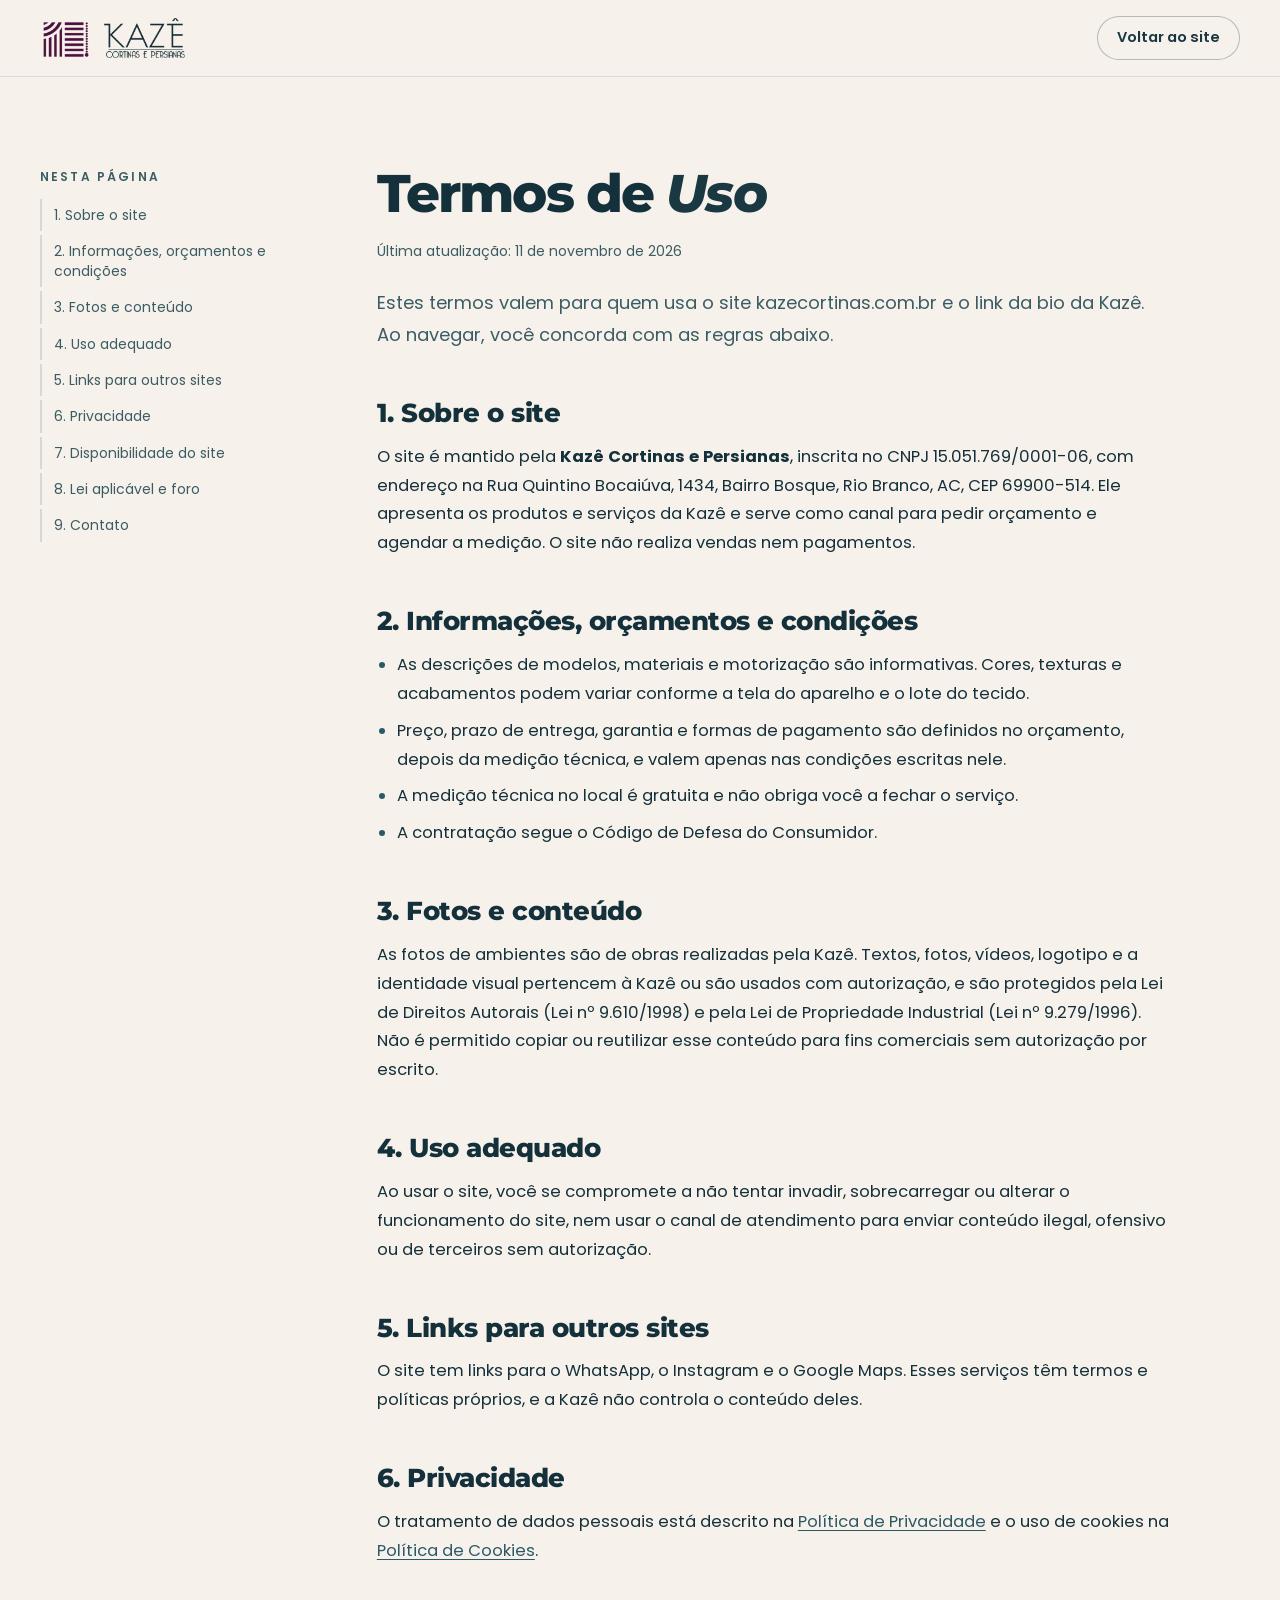
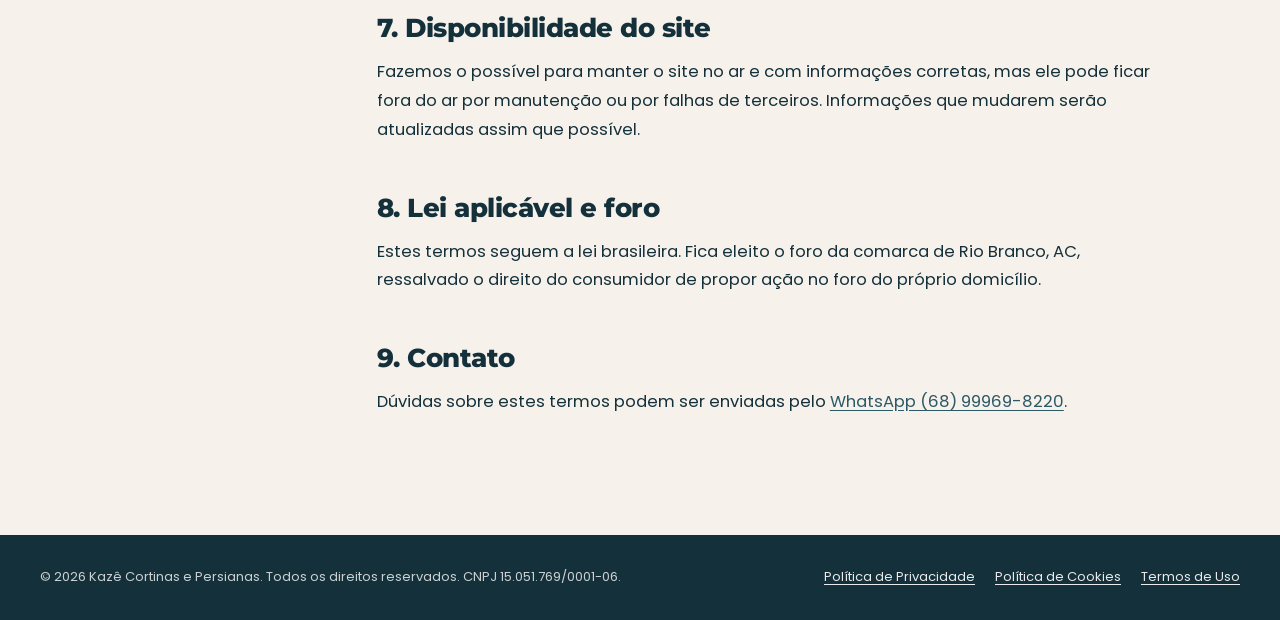
<file: termos-de-uso/index.html>
<!DOCTYPE html>
<html lang="pt-BR">
<head>
<meta charset="utf-8">
<meta name="viewport" content="width=device-width, initial-scale=1">
<title>Termos de Uso | Kazê Cortinas e Persianas</title>
<meta name="description" content="Regras de uso do site e do link da bio da Kazê Cortinas e Persianas.">
<meta name="theme-color" content="#F6F1EB">
<meta name="format-detection" content="telephone=no">
<link rel="canonical" href="https://kazecortinas.com.br/termos-de-uso/">
<meta property="og:type" content="website">
<meta property="og:locale" content="pt_BR">
<meta property="og:url" content="https://kazecortinas.com.br/termos-de-uso/">
<meta property="og:title" content="Termos de Uso | Kazê Cortinas e Persianas">
<meta property="og:description" content="Regras de uso do site e do link da bio da Kazê Cortinas e Persianas.">
<meta property="og:image" content="https://kazecortinas.com.br/uploads/a-hero.jpg">
<link rel="icon" href="/uploads/FAVICON.png">
<link rel="apple-touch-icon" href="/uploads/apple-touch-icon.png">
<link rel="preconnect" href="https://fonts.googleapis.com">
<link rel="preconnect" href="https://fonts.gstatic.com" crossorigin>
<link href="https://fonts.googleapis.com/css2?family=Montserrat:ital,wght@0,800;1,800&family=Poppins:wght@400;500;600&display=swap" rel="stylesheet">
<script type="application/ld+json">
{"@context":"https://schema.org","@type":"WebPage","name":"Termos de Uso","url":"https://kazecortinas.com.br/termos-de-uso/","publisher":{"@type":"LocalBusiness","name":"Kazê Cortinas e Persianas","telephone":"+55 68 99969-8220","address":{"@type":"PostalAddress","streetAddress":"Rua Quintino Bocaiúva, 1434, Bosque","addressLocality":"Rio Branco","addressRegion":"AC","postalCode":"69900-514","addressCountry":"BR"}}}
</script>
<!-- Google Tag Manager -->
<script>(function(w,d,s,l,i){w[l]=w[l]||[];w[l].push({'gtm.start':
new Date().getTime(),event:'gtm.js'});var f=d.getElementsByTagName(s)[0],
j=d.createElement(s),dl=l!='dataLayer'?'&l='+l:'';j.async=true;j.src=
'https://www.googletagmanager.com/gtm.js?id='+i+dl;f.parentNode.insertBefore(j,f);
})(window,document,'script','dataLayer','GTM-P58QJP9H');</script>
<!-- End Google Tag Manager -->
<link rel="stylesheet" href="/css/kaze-comum.css">
<script src="/js/kaze-comum.js" defer></script>
<style>
:root{--plum:#1A3842;--magenta:#2C5966;--rose:#EEF2F2;--sand:#F6F1EB;--ink:#14303A;--ink-2:#3C5C64;--gold:#D8B983;--ease:cubic-bezier(.22,1,.36,1)}
*,*::before,*::after{box-sizing:border-box}
html{overflow-x:clip;-webkit-text-size-adjust:100%;scroll-behavior:smooth;scrollbar-color:var(--magenta) var(--rose)}
::-webkit-scrollbar{width:14px}::-webkit-scrollbar-track{background:var(--rose)}::-webkit-scrollbar-thumb{background:var(--magenta);border-radius:20px;border:3px solid var(--rose)}
::selection{background:var(--plum);color:#fff}
body{margin:0;background:var(--sand);color:var(--ink);font-family:'Poppins',sans-serif;font-size:16.5px;line-height:1.75;-webkit-font-smoothing:antialiased}
a{color:var(--magenta);text-underline-offset:3px}
a:hover{color:var(--plum)}
:focus-visible{outline:2px solid var(--magenta);outline-offset:3px;border-radius:6px}
.shell{width:min(1200px,100% - 2*clamp(20px,4vw,40px));margin-inline:auto}
.top{position:sticky;top:0;z-index:10;background:var(--sand);box-shadow:0 1px 0 rgba(26,56,66,.12)}
.top__in{display:flex;align-items:center;justify-content:space-between;gap:16px;height:76px}
.top img{height:40px;width:auto;display:block}
.back{display:inline-flex;align-items:center;gap:8px;min-height:44px;padding:0 20px;border-radius:999px;font-size:14.5px;font-weight:600;color:var(--plum);text-decoration:none;box-shadow:inset 0 0 0 1px rgba(26,56,66,.3);transition:background .5s var(--ease),color .5s var(--ease)}
.back:hover{background:var(--plum);color:#fff}
.doc{display:grid;grid-template-columns:minmax(0,260px) minmax(0,1fr);gap:clamp(40px,6vw,96px);padding:clamp(56px,7vw,104px) 0 clamp(72px,8vw,120px)}
.eyebrow{display:inline-flex;align-items:center;gap:10px;margin:0 0 16px;font-size:12.5px;font-weight:600;letter-spacing:.2em;text-transform:uppercase;color:var(--magenta)}
.eyebrow::before{content:"";width:14px;height:12px;background:repeating-linear-gradient(180deg,currentColor 0 2px,transparent 2px 5px)}
h1{font-family:'Montserrat',sans-serif;font-weight:800;font-size:clamp(2.2rem,4.4vw,3.3rem);line-height:1.04;letter-spacing:-.035em;margin:0 0 18px;text-wrap:balance}
h1 em{font-style:italic;color:var(--plum)}
.upd{margin:0;font-size:14px;color:var(--ink-2)}
.toc{position:sticky;top:110px;align-self:start}
.toc p{margin:0 0 12px;font-size:12px;font-weight:600;letter-spacing:.18em;text-transform:uppercase;color:var(--ink-2)}
.toc ol{margin:0;padding:0;list-style:none;display:grid;gap:4px;counter-reset:t}
.toc a{display:block;padding:6px 0 6px 14px;font-size:14px;line-height:1.45;color:var(--ink-2);text-decoration:none;box-shadow:inset 2px 0 0 rgba(26,56,66,.14);transition:color .4s,box-shadow .4s}
.toc a:hover{color:var(--plum);box-shadow:inset 2px 0 0 var(--magenta)}
.body{max-width:72ch}
.body .intro{margin:0 0 40px;font-size:18px;color:var(--ink-2)}
.body h2{font-family:'Montserrat',sans-serif;font-weight:800;font-size:clamp(1.3rem,2vw,1.6rem);line-height:1.2;letter-spacing:-.02em;margin:48px 0 14px;scroll-margin-top:100px}
.body h3{font-size:17px;font-weight:600;margin:24px 0 8px}
.body p{margin:0 0 16px}
.body ul{margin:0 0 18px;padding-left:20px}
.body li{margin-bottom:8px}
.body li::marker{color:var(--magenta)}
.box{margin:24px 0;padding:22px 24px;border-radius:14px;background:#fff;box-shadow:inset 0 0 0 1px rgba(26,56,66,.12)}
.box p:last-child{margin:0}
table{width:100%;border-collapse:collapse;margin:8px 0 24px;font-size:14.5px;line-height:1.55;background:#fff;border-radius:14px;overflow:hidden;box-shadow:inset 0 0 0 1px rgba(26,56,66,.12)}
th,td{padding:12px 14px;text-align:left;vertical-align:top;border-bottom:1px solid rgba(26,56,66,.1)}
th{font-weight:600;background:var(--rose);color:var(--plum)}
tr:last-child td{border-bottom:0}
.btn{display:inline-flex;align-items:center;min-height:50px;padding:0 26px;border:0;border-radius:999px;background:var(--magenta);color:#fff;font:600 15px 'Poppins',sans-serif;cursor:pointer;text-decoration:none;transition:background .5s var(--ease)}
.btn:hover{background:var(--plum);color:#fff}
.foot{background:var(--ink);color:rgba(255,255,255,.78);padding:32px 0}
.foot .legal a,.foot .legal button{color:#fff}
@media (max-width:860px){.doc{grid-template-columns:1fr}.toc{position:static}}
@media (max-width:640px){.top img{height:32px}.back{padding:0 16px;font-size:14px}table,thead,tbody,tr,th,td{display:block}thead{display:none}td{border:0;padding:4px 16px}tr{padding:12px 0;border-bottom:1px solid rgba(26,56,66,.1)}td:first-child{font-weight:600;color:var(--plum)}}
</style>
</head>
<body>
<!-- Google Tag Manager (noscript) -->
<noscript><iframe src="https://www.googletagmanager.com/ns.html?id=GTM-P58QJP9H"
height="0" width="0" style="display:none;visibility:hidden"></iframe></noscript>
<!-- End Google Tag Manager (noscript) -->
<header class="top">
  <div class="shell top__in">
    <a href="/" aria-label="Kazê Cortinas e Persianas, ir para o início"><img src="/uploads/logo-kaze-h-escuro.png" alt="Kazê Cortinas e Persianas" width="945" height="260"></a>
    <a class="back" href="/">Voltar ao site</a>
  </div>
</header>
<main class="shell doc">
  <aside class="toc" aria-label="Nesta página">
    <p>Nesta página</p>
    <ol>
      <li><a href="#sobre">1. Sobre o site</a></li>
      <li><a href="#orcamentos">2. Informações, orçamentos e condições</a></li>
      <li><a href="#imagens">3. Fotos e conteúdo</a></li>
      <li><a href="#uso">4. Uso adequado</a></li>
      <li><a href="#links">5. Links para outros sites</a></li>
      <li><a href="#privacidade">6. Privacidade</a></li>
      <li><a href="#responsabilidade">7. Disponibilidade do site</a></li>
      <li><a href="#foro">8. Lei aplicável e foro</a></li>
      <li><a href="#contato">9. Contato</a></li>
    </ol>
  </aside>
  <article class="body">
    <h1>Termos de <em>Uso</em></h1>
    <p class="upd">Última atualização: 11 de novembro de 2026</p>
    <p class="intro" style="margin-top:24px">Estes termos valem para quem usa o site kazecortinas.com.br e o link da bio da Kazê. Ao navegar, você concorda com as regras abaixo.</p>
    <h2 id="sobre">1. Sobre o site</h2>
    <p>O site é mantido pela <strong>Kazê Cortinas e Persianas</strong>, inscrita no CNPJ 15.051.769/0001-06, com endereço na Rua Quintino Bocaiúva, 1434, Bairro Bosque, Rio Branco, AC, CEP 69900-514. Ele apresenta os produtos e serviços da Kazê e serve como canal para pedir orçamento e agendar a medição. O site não realiza vendas nem pagamentos.</p>
    <h2 id="orcamentos">2. Informações, orçamentos e condições</h2>
    <ul>
      <li>As descrições de modelos, materiais e motorização são informativas. Cores, texturas e acabamentos podem variar conforme a tela do aparelho e o lote do tecido.</li>
      <li>Preço, prazo de entrega, garantia e formas de pagamento são definidos no orçamento, depois da medição técnica, e valem apenas nas condições escritas nele.</li>
      <li>A medição técnica no local é gratuita e não obriga você a fechar o serviço.</li>
      <li>A contratação segue o Código de Defesa do Consumidor.</li>
    </ul>
    <h2 id="imagens">3. Fotos e conteúdo</h2>
    <p>As fotos de ambientes são de obras realizadas pela Kazê. Textos, fotos, vídeos, logotipo e a identidade visual pertencem à Kazê ou são usados com autorização, e são protegidos pela Lei de Direitos Autorais (Lei nº 9.610/1998) e pela Lei de Propriedade Industrial (Lei nº 9.279/1996). Não é permitido copiar ou reutilizar esse conteúdo para fins comerciais sem autorização por escrito.</p>
    <h2 id="uso">4. Uso adequado</h2>
    <p>Ao usar o site, você se compromete a não tentar invadir, sobrecarregar ou alterar o funcionamento do site, nem usar o canal de atendimento para enviar conteúdo ilegal, ofensivo ou de terceiros sem autorização.</p>
    <h2 id="links">5. Links para outros sites</h2>
    <p>O site tem links para o WhatsApp, o Instagram e o Google Maps. Esses serviços têm termos e políticas próprios, e a Kazê não controla o conteúdo deles.</p>
    <h2 id="privacidade">6. Privacidade</h2>
    <p>O tratamento de dados pessoais está descrito na <a href="/politica-de-privacidade/">Política de Privacidade</a> e o uso de cookies na <a href="/politica-de-cookies/">Política de Cookies</a>.</p>
    <h2 id="responsabilidade">7. Disponibilidade do site</h2>
    <p>Fazemos o possível para manter o site no ar e com informações corretas, mas ele pode ficar fora do ar por manutenção ou por falhas de terceiros. Informações que mudarem serão atualizadas assim que possível.</p>
    <h2 id="foro">8. Lei aplicável e foro</h2>
    <p>Estes termos seguem a lei brasileira. Fica eleito o foro da comarca de Rio Branco, AC, ressalvado o direito do consumidor de propor ação no foro do próprio domicílio.</p>
    <h2 id="contato">9. Contato</h2>
    <p>Dúvidas sobre estes termos podem ser enviadas pelo <a href="https://wa.me/5568999698220?text=Ol%C3%A1!%20Tenho%20uma%20d%C3%BAvida%20sobre%20os%20termos%20de%20uso%20do%20site.">WhatsApp (68) 99969-8220</a>.</p>
  </article>
</main>
<footer class="foot">
  <div class="shell">
    <div class="legal">
      <p class="legal__c">© 2026 Kazê Cortinas e Persianas. Todos os direitos reservados. CNPJ 15.051.769/0001-06.</p>
      <ul class="legal__links">
        <li><a href="/politica-de-privacidade/">Política de Privacidade</a></li>
        <li><a href="/politica-de-cookies/">Política de Cookies</a></li>
        <li><a href="/termos-de-uso/">Termos de Uso</a></li>
      </ul>
    </div>
  </div>
</footer>
</body>
</html>
</file>
<file: css/kaze-comum.css>
/* Kazê: rodapé legal, comum a todas as páginas */
.legal{display:flex;flex-wrap:wrap;align-items:center;justify-content:space-between;gap:12px 24px;font-size:13px;line-height:1.6}
.legal__c{margin:0}
.legal__links{display:flex;flex-wrap:wrap;gap:6px 20px;margin:0;padding:0;list-style:none}
.legal__links a,.legal__links button{padding:2px 0;border:0;background:none;font:inherit;color:inherit;text-decoration:underline;text-decoration-color:currentColor;text-underline-offset:3px;text-decoration-thickness:1px;cursor:pointer;opacity:.9;transition:opacity .4s}
.legal__links a:hover,.legal__links button:hover{opacity:1}
@media (max-width:640px){.legal{flex-direction:column;align-items:flex-start}}
</file>
